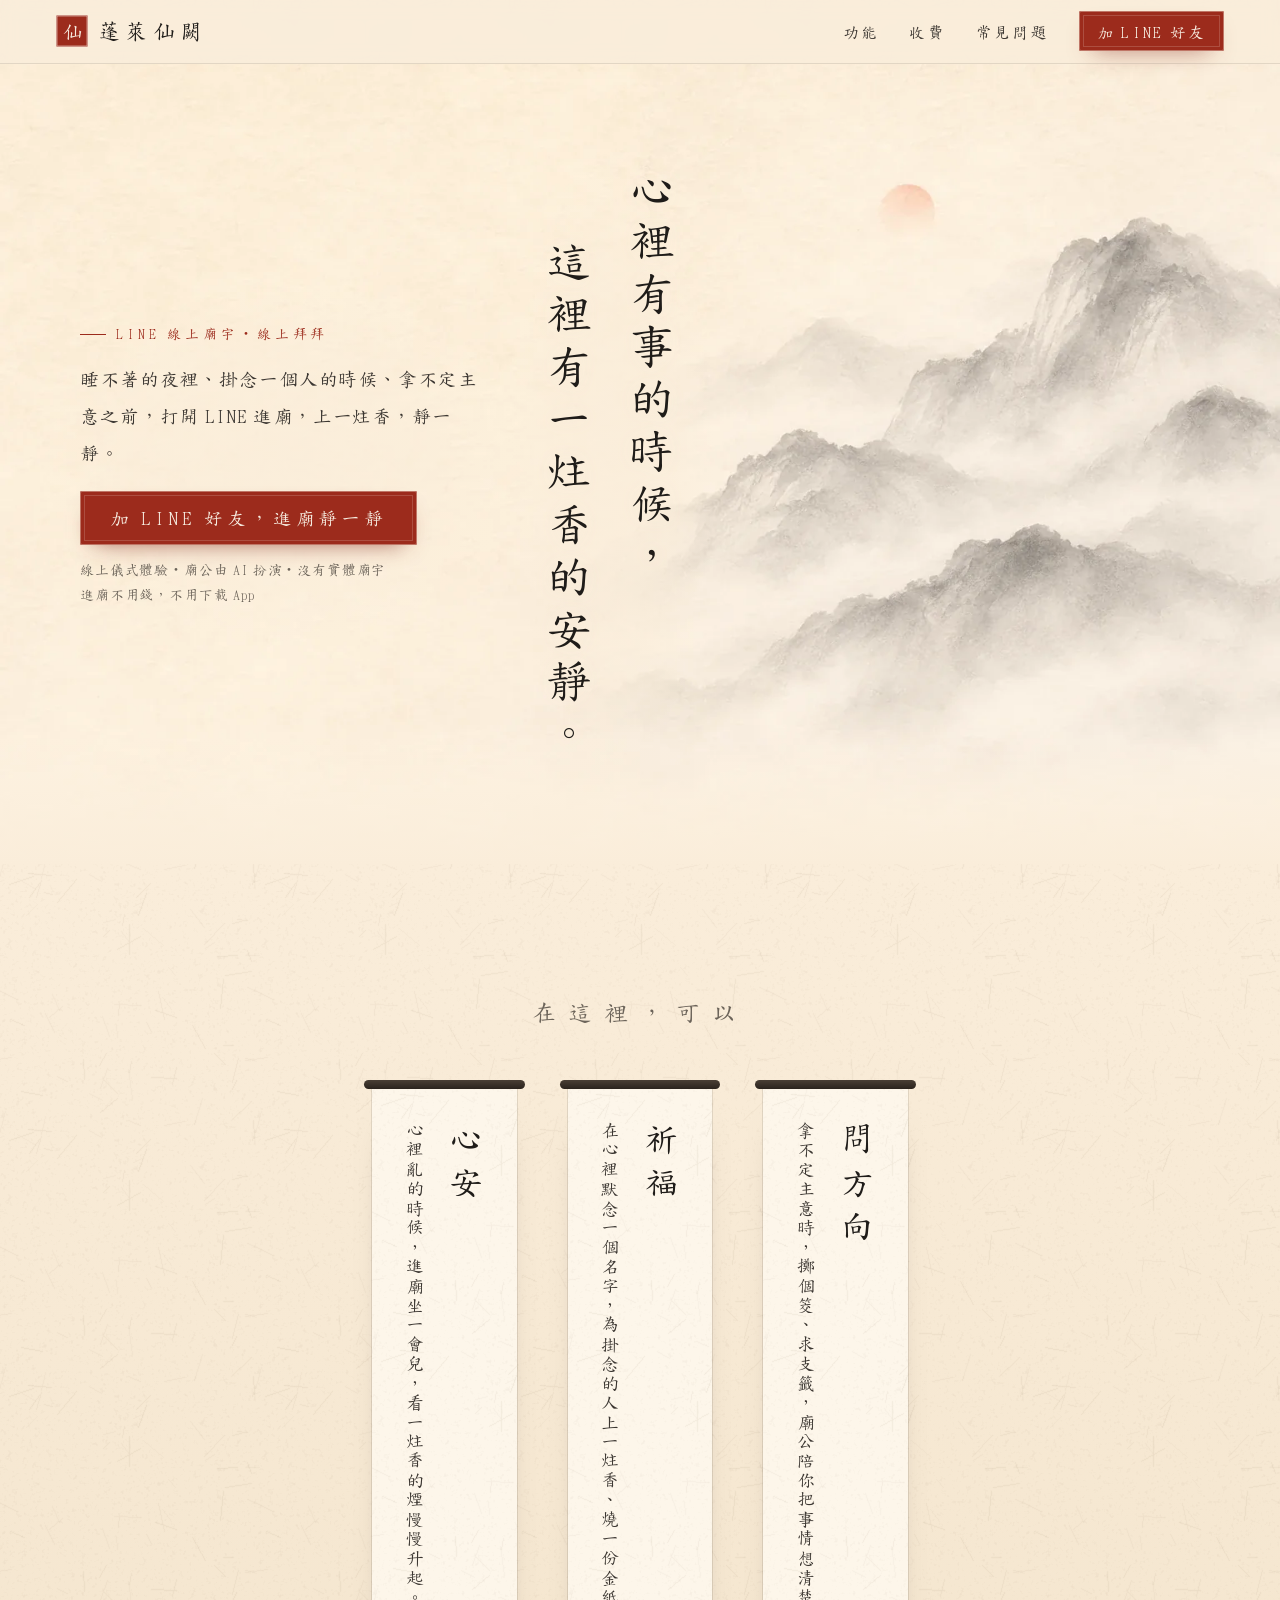
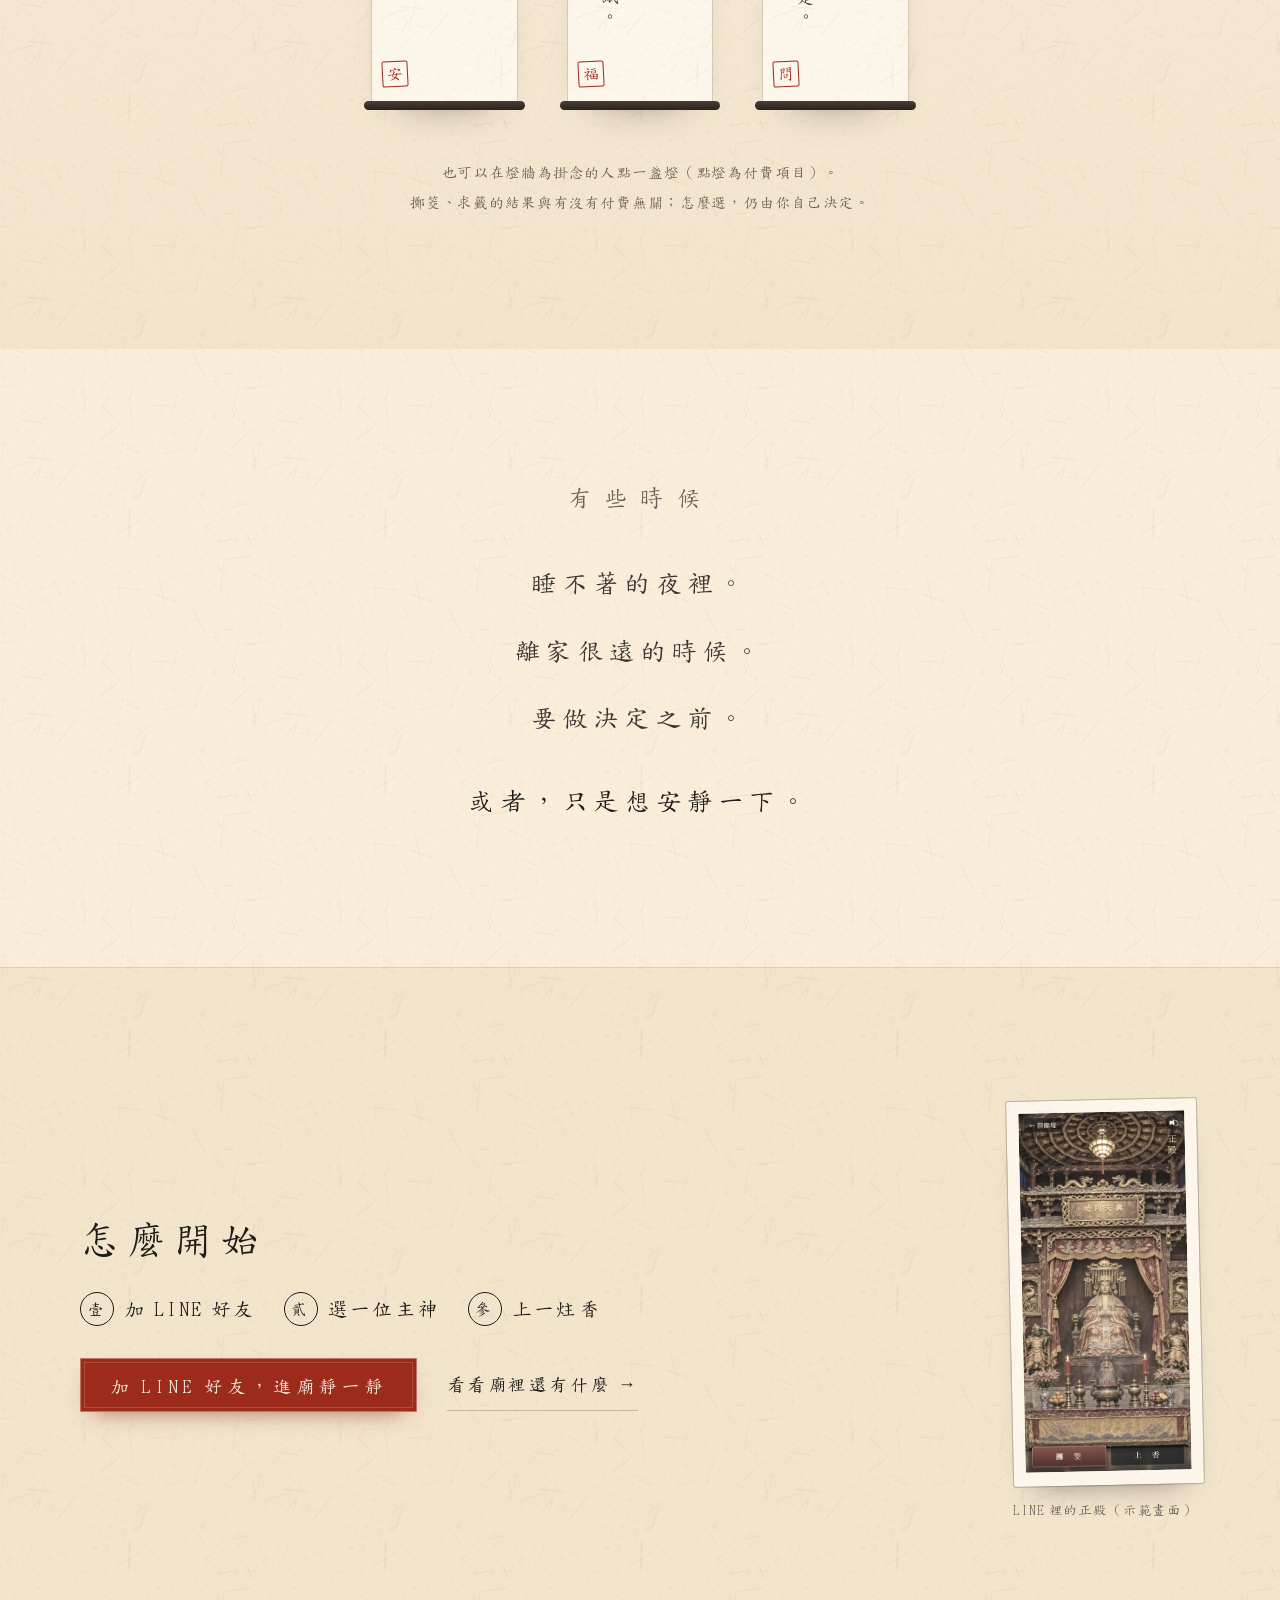
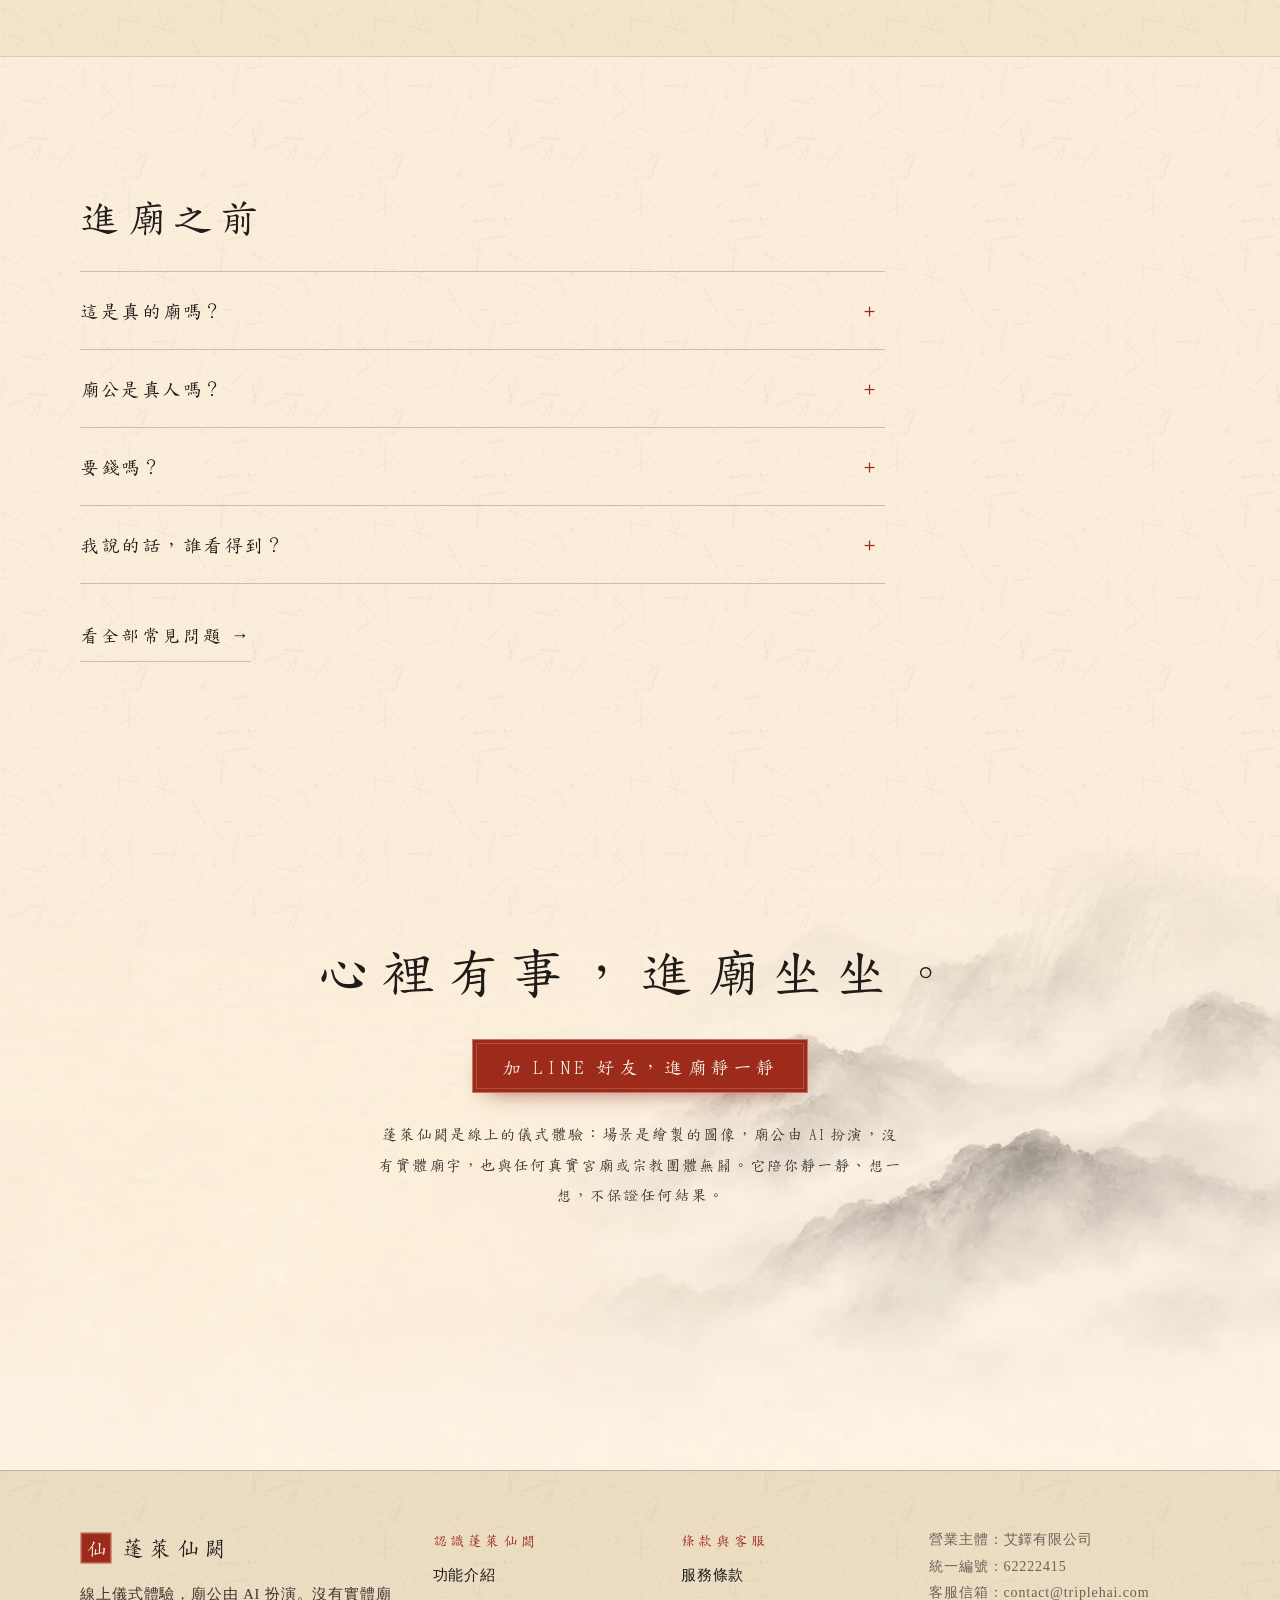
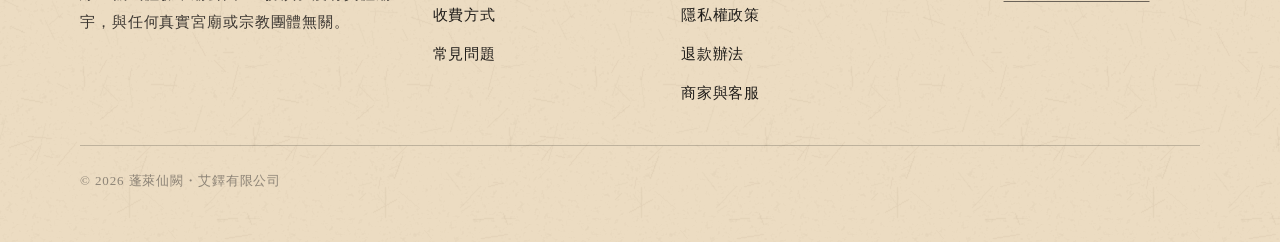
<file: docs/index.html>
<!doctype html>
<html lang="zh-Hant-TW">
<head>
<meta charset="utf-8">
<meta name="viewport" content="width=device-width, initial-scale=1, viewport-fit=cover">
<script async src="https://www.googletagmanager.com/gtag/js?id=G-6KMVJK1X1X"></script><script>window.dataLayer=window.dataLayer||[];function gtag(){dataLayer.push(arguments);}gtag('js',new Date());gtag('config','G-6KMVJK1X1X');document.addEventListener('click',function(e){var a=e.target.closest&&e.target.closest('a[href*="line.me"],a[href*="lin.ee"]');if(!a)return;var c=a.closest('[data-cta]'),s=a.closest('section,article,header,footer');gtag('event','line_click',{link_url:a.href,page_path:location.pathname,cta_position:c?c.getAttribute('data-cta'):(s&&s.id)||'other'});},true);</script>
<title>蓬萊仙闕｜線上拜拜、祈福、求籤的 LINE 線上廟宇</title>
<meta name="description" content="心裡有事的時候，打開 LINE 進廟：上一炷香、為掛念的人祈福、擲筊求籤問個方向，再跟 AI 廟公慢慢說。線上的儀式體驗，進廟免費，不用下載 App。">
<meta name="theme-color" content="#faedda">
<link rel="canonical" href="https://triplehai.com/temple/">
<meta property="og:type" content="website">
<meta property="og:site_name" content="蓬萊仙闕">
<meta property="og:locale" content="zh_TW">
<meta property="og:title" content="蓬萊仙闕｜線上拜拜、祈福、求籤的 LINE 線上廟宇">
<meta property="og:description" content="心裡有事的時候，打開 LINE 進廟：上一炷香、為掛念的人祈福、擲筊求籤問個方向，再跟 AI 廟公慢慢說。線上的儀式體驗，進廟免費，不用下載 App。">
<meta property="og:url" content="https://triplehai.com/temple/">
<meta property="og:image" content="https://triplehai.com/temple/og-image.jpg">
<meta property="og:image:width" content="1200">
<meta property="og:image:height" content="630">
<meta property="og:image:alt" content="蓬萊仙闕：宣紙上的水墨遠山與一輪淡朱色的日，寫著「心裡有事的時候，這裡有一炷香的安靜。」">
<meta name="twitter:card" content="summary_large_image">
<meta name="twitter:title" content="蓬萊仙闕｜線上拜拜、祈福、求籤的 LINE 線上廟宇">
<meta name="twitter:description" content="心裡有事的時候，打開 LINE 進廟：上一炷香、為掛念的人祈福、擲筊求籤問個方向，再跟 AI 廟公慢慢說。線上的儀式體驗，進廟免費，不用下載 App。">
<meta name="twitter:image" content="https://triplehai.com/temple/og-image.jpg">
<link rel="icon" href="favicon.svg" type="image/svg+xml">
<link rel="icon" href="favicon-32.png" type="image/png" sizes="32x32">
<link rel="apple-touch-icon" href="apple-touch-icon.png">
<link rel="preload" href="fonts/kai-hero.woff2" as="font" type="font/woff2" crossorigin>
<link rel="stylesheet" href="site.css">
<link rel="preload" as="image" type="image/webp" imagesrcset="img/ink-hero-m-640.webp 640w, img/ink-hero-m.webp 1024w" imagesizes="100vw" media="(max-width: 899px)" fetchpriority="high">
<link rel="preload" as="image" type="image/webp" imagesrcset="img/ink-hero-d-960.webp 960w, img/ink-hero-d.webp 1536w" imagesizes="100vw" media="(min-width: 900px)" fetchpriority="high">
<script type="application/ld+json">{"@context":"https://schema.org","@graph":[{"@type":"Organization","@id":"https://triplehai.com/temple/#org","name":"艾鐸有限公司","taxID":"62222415","url":"https://triplehai.com/temple/","logo":"https://triplehai.com/temple/logo-512.png","email":"contact@triplehai.com","brand":{"@type":"Brand","name":"蓬萊仙闕","logo":"https://triplehai.com/temple/logo-512.png"},"address":{"@type":"PostalAddress","streetAddress":"吳興街19號","addressLocality":"信義區","addressRegion":"台北市","addressCountry":"TW"},"sameAs":["https://line.me/R/ti/p/%40564szswh"],"contactPoint":{"@type":"ContactPoint","contactType":"customer support","email":"contact@triplehai.com","availableLanguage":"zh-Hant"}},{"@type":"WebSite","@id":"https://triplehai.com/temple/#site","name":"蓬萊仙闕","url":"https://triplehai.com/temple/","inLanguage":"zh-Hant-TW","publisher":{"@id":"https://triplehai.com/temple/#org"}}]}</script>
</head>
<body class="home">
<a class="skip" href="#main">跳到主要內容</a>
<header class="site-head">
  <a class="brand" href="./" aria-label="蓬萊仙闕首頁"><span class="seal" aria-hidden="true">仙</span><span class="brand-name">蓬萊仙闕</span></a>
  <nav class="nav" aria-label="主選單">
    <a href="features.html">功能</a>
    <a href="plans.html">收費</a>
    <a href="faq.html">常見問題</a>
    <a class="btn btn-line nav-cta" href="https://line.me/R/ti/p/%40564szswh" rel="noopener" data-cta="header">加 LINE 好友</a>
  </nav>
</header>

<main id="main">

<section class="hero" data-ink aria-labelledby="hero-title">
  <picture class="hero-art"><source media="(min-width: 900px)" srcset="img/ink-hero-d-960.webp 960w, img/ink-hero-d.webp 1536w" sizes="100vw"><img src="img/ink-hero-m.webp" srcset="img/ink-hero-m-640.webp 640w, img/ink-hero-m.webp 1024w" sizes="100vw" alt="" width="1024" height="1536" fetchpriority="high"></picture>
  <div class="hero-in">
    <h1 id="hero-title" class="hero-title" data-ink-guard><span>心裡有事的時候，</span><span>這裡有一炷香的安靜。</span></h1>
    <div class="hero-copy" data-ink-guard>
      <p class="eyebrow">LINE 線上廟宇‧線上拜拜</p>
      <p class="lead">睡不著的夜裡、掛念一個人的時候、拿不定主意之前，打開 LINE 進廟，上一炷香，靜一靜。</p>
      <a class="btn btn-line btn-hero" href="https://line.me/R/ti/p/%40564szswh" rel="noopener" data-hero-cta data-cta="hero">加 LINE 好友，進廟靜一靜</a>
      <p class="cta-note">線上儀式體驗‧廟公由 AI 扮演‧沒有實體廟宇<br>進廟不用錢，不用下載 App</p>
    </div>
  </div>
</section>

<section class="sec scrolls-sec" aria-labelledby="scrolls-title">
  <div class="wrap">
    <h2 id="scrolls-title" class="sec-quiet">在這裡，可以</h2>
    <div class="scrolls">
      <article class="scroll"><h3>心安</h3><p>心裡亂的時候，進廟坐一會兒，看一炷香的煙慢慢升起。</p><span class="scroll-seal" aria-hidden="true">安</span></article>
      <article class="scroll"><h3>祈福</h3><p>在心裡默念一個名字，為掛念的人上一炷香、燒一份金紙。</p><span class="scroll-seal" aria-hidden="true">福</span></article>
      <article class="scroll"><h3>問方向</h3><p>拿不定主意時，擲個筊、求支籤，廟公陪你把事情想清楚。</p><span class="scroll-seal" aria-hidden="true">問</span></article>
    </div>
    <p class="scrolls-note">也可以在燈牆為掛念的人點一盞燈（點燈為付費項目）。<br>擲筊、求籤的結果與有沒有付費無關；怎麼選，仍由你自己決定。</p>
  </div>
</section>

<section class="sec moments" aria-labelledby="moments-title">
  <div class="wrap">
    <h2 id="moments-title" class="sec-quiet">有些時候</h2>
    <ul class="moment-lines">
      <li>睡不著的夜裡。</li>
      <li>離家很遠的時候。</li>
      <li>要做決定之前。</li>
      <li>或者，只是想安靜一下。</li>
    </ul>
  </div>
</section>

<section class="sec start" id="start" aria-labelledby="start-title">
  <div class="wrap start-in">
    <div class="start-copy">
      <h2 id="start-title">怎麼開始</h2>
      <ol class="steps">
        <li><span class="step-no" aria-hidden="true">壹</span>加 LINE 好友</li>
        <li><span class="step-no" aria-hidden="true">貳</span>選一位主神</li>
        <li><span class="step-no" aria-hidden="true">參</span>上一炷香</li>
      </ol>
      <div class="start-actions"><a class="btn btn-line" href="https://line.me/R/ti/p/%40564szswh" rel="noopener" data-cta="start">加 LINE 好友，進廟靜一靜</a><a class="more" href="features.html">看看廟裡還有什麼</a></div>
    </div>
    <figure class="start-shot">
      <div class="phone painting"><img src="img/screen-hall.webp" alt="LINE 裡的蓬萊仙闕正殿畫面：神龕前有擲筊、上香兩個按鈕" width="440" height="952" loading="lazy" decoding="async"></div>
      <figcaption>LINE 裡的正殿（示範畫面）</figcaption>
    </figure>
  </div>
</section>

<section class="sec home-faq" id="faq" aria-labelledby="faq-title">
  <div class="wrap">
    <h2 id="faq-title">進廟之前</h2>
    <div class="faq">
    <details>
      <summary>這是真的廟嗎？</summary>
      <p>不是。這是線上的儀式體驗，沒有實體廟宇，也與任何真實宮廟或宗教團體無關；廟裡的場景是繪製的圖像。</p>
    </details>
    <details>
      <summary>廟公是真人嗎？</summary>
      <p>不是，廟公由 AI 扮演。他陪你把事情想清楚、替你講解籤詩，但不代神明發言，也不替任何結果打包票。</p>
    </details>
    <details>
      <summary>要錢嗎？</summary>
      <p>進廟、上香、擲筊、求籤都不用錢，每天也有幾次可以跟廟公說話。蓋廟費、線香、金紙、問事費與光明燈是付費項目。</p>
    </details>
    <details>
      <summary>我說的話，誰看得到？</summary>
      <p>加密保存，只用來回覆你。回覆時內容會交給 AI 模型供應商處理，但不含你的 LINE 識別碼與姓名；不會出售，也不拿去做其他行銷。在聊天室輸入「刪除我的資料」就能清掉。</p>
    </details>
    </div>
    <a class="more" href="faq.html">看全部常見問題</a>
  </div>
</section>

<section class="closing" aria-labelledby="closing-title">
  <img class="closing-ink" src="img/ink-band.webp" alt="" width="1600" height="500" loading="lazy" decoding="async">
  <div>
    <h2 id="closing-title"><span class="nw">心裡有事，</span><span class="nw">進廟坐坐。</span></h2>
    <a class="btn btn-line" href="https://line.me/R/ti/p/%40564szswh" rel="noopener" data-cta="closing">加 LINE 好友，進廟靜一靜</a>
    <p class="honest">蓬萊仙闕是線上的儀式體驗：場景是繪製的圖像，廟公由 AI 扮演，沒有實體廟宇，也與任何真實宮廟或宗教團體無關。它陪你靜一靜、想一想，不保證任何結果。</p>
  </div>
</section>

</main>
<script src="ink.js" defer></script>

<footer class="site-foot">
  <div class="foot-in">
    <div class="foot-brand">
      <a class="brand" href="./"><span class="seal" aria-hidden="true">仙</span><span class="brand-name">蓬萊仙闕</span></a>
      <p class="fine">線上儀式體驗，廟公由 AI 扮演。沒有實體廟宇，與任何真實宮廟或宗教團體無關。</p>
    </div>
    <nav class="foot-links" aria-label="認識蓬萊仙闕">
      <p class="foot-h">認識蓬萊仙闕</p>
      <a href="features.html">功能介紹</a><a href="plans.html">收費方式</a><a href="faq.html">常見問題</a>
    </nav>
    <nav class="foot-links" aria-label="條款與客服">
      <p class="foot-h">條款與客服</p>
      <a href="terms.html">服務條款</a><a href="privacy.html">隱私權政策</a><a href="refunds.html">退款辦法</a><a href="contact.html">商家與客服</a>
    </nav>
    <p class="foot-co">營業主體：艾鐸有限公司<br>統一編號：62222415<br>客服信箱：<a href="mailto:contact@triplehai.com">contact@triplehai.com</a></p>
    <p class="copy">© 2026 蓬萊仙闕・艾鐸有限公司</p>
  </div>
</footer>
<div class="dock" aria-hidden="true"><a class="btn btn-line" href="https://line.me/R/ti/p/%40564szswh" rel="noopener" tabindex="-1" data-cta="dock">加 LINE 好友，進廟靜一靜</a></div>
<script>(function(){var d=document.querySelector(".dock"),t=document.querySelector("[data-hero-cta]");if(!d)return;if(!t||!("IntersectionObserver" in window)){d.classList.add("show");return}new IntersectionObserver(function(e){var r=e[0];d.classList.toggle("show",!r.isIntersecting&&r.boundingClientRect.top<0)}).observe(t)})();</script>
</body>
</html>
</file>
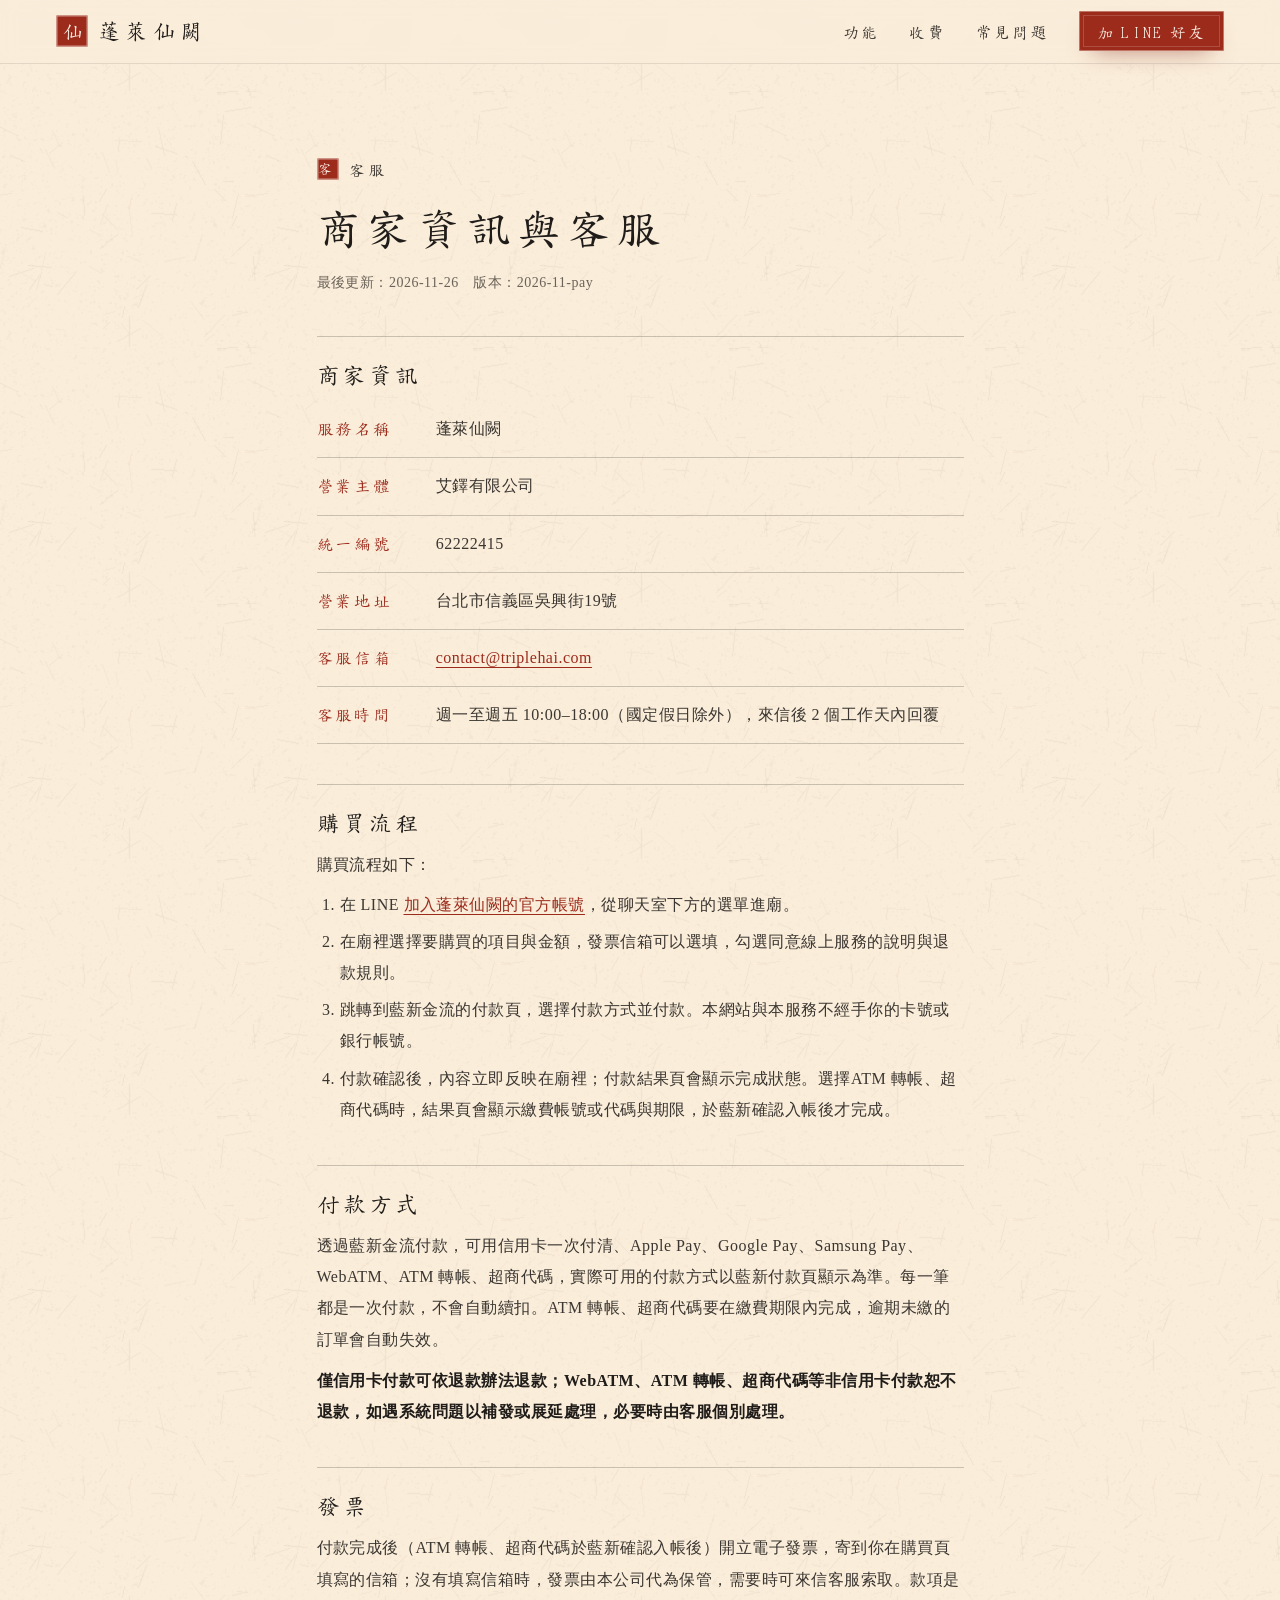
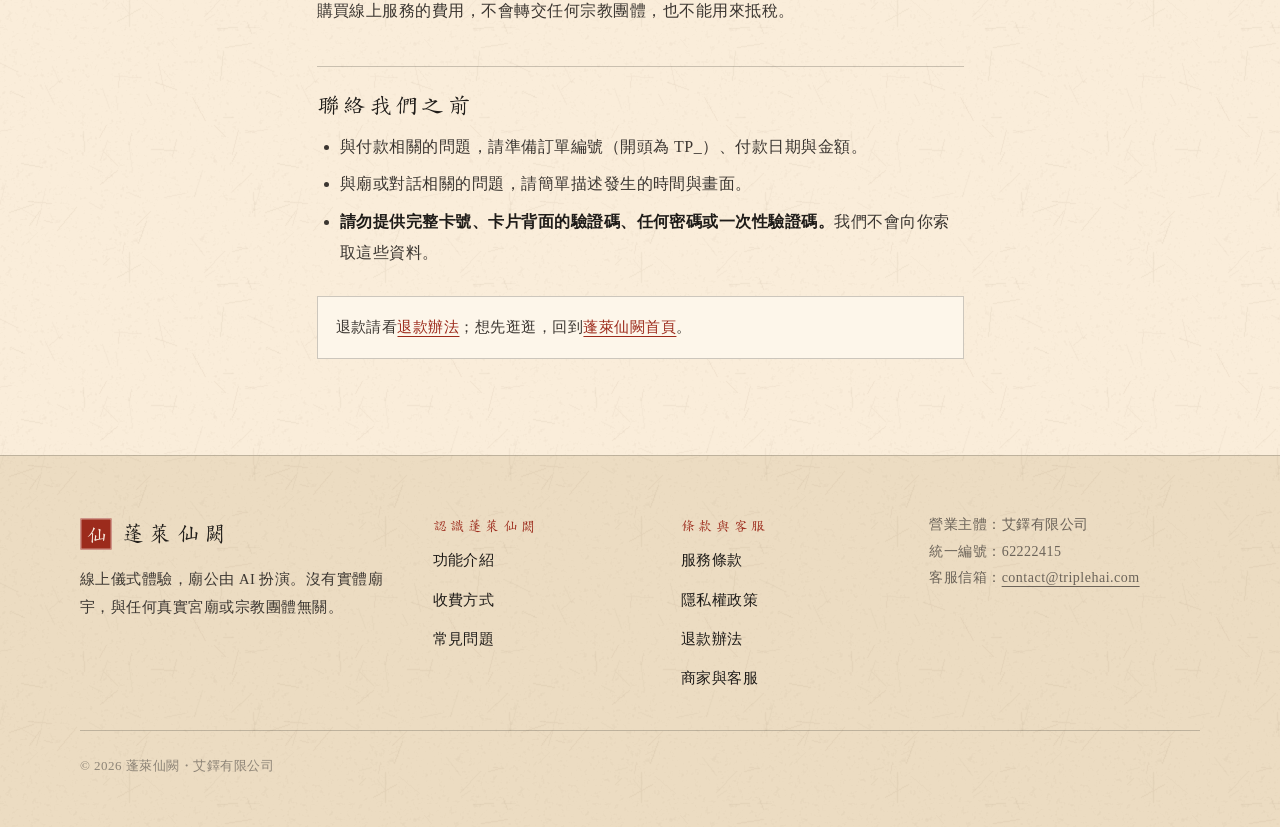
<file: docs/contact.html>
<!doctype html>
<html lang="zh-Hant-TW">
<head>
<meta charset="utf-8">
<meta name="viewport" content="width=device-width, initial-scale=1, viewport-fit=cover">
<script async src="https://www.googletagmanager.com/gtag/js?id=G-6KMVJK1X1X"></script><script>window.dataLayer=window.dataLayer||[];function gtag(){dataLayer.push(arguments);}gtag('js',new Date());gtag('config','G-6KMVJK1X1X');document.addEventListener('click',function(e){var a=e.target.closest&&e.target.closest('a[href*="line.me"],a[href*="lin.ee"]');if(!a)return;var c=a.closest('[data-cta]'),s=a.closest('section,article,header,footer');gtag('event','line_click',{link_url:a.href,page_path:location.pathname,cta_position:c?c.getAttribute('data-cta'):(s&&s.id)||'other'});},true);</script>
<title>商家資訊與客服｜蓬萊仙闕</title>
<meta name="description" content="蓬萊仙闕的營業主體、統一編號、地址、客服信箱與客服時間，以及購買流程與發票說明。">
<meta name="theme-color" content="#faedda">
<link rel="canonical" href="https://triplehai.com/temple/contact.html">
<meta property="og:type" content="article">
<meta property="og:site_name" content="蓬萊仙闕">
<meta property="og:locale" content="zh_TW">
<meta property="og:title" content="商家資訊與客服｜蓬萊仙闕">
<meta property="og:description" content="蓬萊仙闕的營業主體、統一編號、地址、客服信箱與客服時間，以及購買流程與發票說明。">
<meta property="og:url" content="https://triplehai.com/temple/contact.html">
<meta property="og:image" content="https://triplehai.com/temple/og-image.jpg">
<meta property="og:image:width" content="1200">
<meta property="og:image:height" content="630">
<meta property="og:image:alt" content="蓬萊仙闕：宣紙上的水墨遠山與一輪淡朱色的日，寫著「心裡有事的時候，這裡有一炷香的安靜。」">
<meta name="twitter:card" content="summary_large_image">
<meta name="twitter:title" content="商家資訊與客服｜蓬萊仙闕">
<meta name="twitter:description" content="蓬萊仙闕的營業主體、統一編號、地址、客服信箱與客服時間，以及購買流程與發票說明。">
<meta name="twitter:image" content="https://triplehai.com/temple/og-image.jpg">
<link rel="icon" href="favicon.svg" type="image/svg+xml">
<link rel="icon" href="favicon-32.png" type="image/png" sizes="32x32">
<link rel="apple-touch-icon" href="apple-touch-icon.png">
<link rel="preload" href="fonts/kai-hero.woff2" as="font" type="font/woff2" crossorigin>
<link rel="stylesheet" href="site.css">
<script type="application/ld+json">{"@context":"https://schema.org","@type":"BreadcrumbList","itemListElement":[{"@type":"ListItem","position":1,"name":"蓬萊仙闕","item":"https://triplehai.com/temple/"},{"@type":"ListItem","position":2,"name":"商家資訊與客服","item":"https://triplehai.com/temple/contact.html"}]}</script>
</head>
<body>
<a class="skip" href="#main">跳到主要內容</a>
<header class="site-head">
  <a class="brand" href="./" aria-label="蓬萊仙闕首頁"><span class="seal" aria-hidden="true">仙</span><span class="brand-name">蓬萊仙闕</span></a>
  <nav class="nav" aria-label="主選單">
    <a href="features.html">功能</a>
    <a href="plans.html">收費</a>
    <a href="faq.html">常見問題</a>
    <a class="btn btn-line nav-cta" href="https://line.me/R/ti/p/%40564szswh" rel="noopener" data-cta="header">加 LINE 好友</a>
  </nav>
</header>

<main id="main">
<article class="doc">
  <p class="kicker"><span class="seal sm" aria-hidden="true">客</span>客服</p>
  <h1>商家資訊與客服</h1>
  <p class="doc-date">最後更新：2026-11-26　版本：2026-11-pay</p>

  <h2>商家資訊</h2>
  <dl class="info">
    <div><dt>服務名稱</dt><dd>蓬萊仙闕</dd></div>
    <div><dt>營業主體</dt><dd>艾鐸有限公司</dd></div>
    <div><dt>統一編號</dt><dd>62222415</dd></div>
    <div><dt>營業地址</dt><dd>台北市信義區吳興街19號</dd></div>
    <div><dt>客服信箱</dt><dd><a href="mailto:contact@triplehai.com">contact@triplehai.com</a></dd></div>
    <div><dt>客服時間</dt><dd>週一至週五 10:00–18:00（國定假日除外），來信後 2 個工作天內回覆</dd></div>
  </dl>

  <h2>購買流程</h2>
  <p>購買流程如下：</p>
  <ol>
    <li>在 LINE <a href="https://line.me/R/ti/p/%40564szswh" data-cta="contact" rel="noopener">加入蓬萊仙闕的官方帳號</a>，從聊天室下方的選單進廟。</li>
    <li>在廟裡選擇要購買的項目與金額，發票信箱可以選填，勾選同意線上服務的說明與退款規則。</li>
    <li>跳轉到藍新金流的付款頁，選擇付款方式並付款。本網站與本服務不經手你的卡號或銀行帳號。</li>
    <li>付款確認後，內容立即反映在廟裡；付款結果頁會顯示完成狀態。選擇ATM 轉帳、超商代碼時，結果頁會顯示繳費帳號或代碼與期限，於藍新確認入帳後才完成。</li>
  </ol>

  <h2>付款方式</h2>
  <p>透過藍新金流付款，可用信用卡一次付清、Apple Pay、Google Pay、Samsung Pay、WebATM、ATM 轉帳、超商代碼，實際可用的付款方式以藍新付款頁顯示為準。每一筆都是一次付款，不會自動續扣。ATM 轉帳、超商代碼要在繳費期限內完成，逾期未繳的訂單會自動失效。</p>
  <p><strong>僅信用卡付款可依退款辦法退款；WebATM、ATM 轉帳、超商代碼等非信用卡付款恕不退款，如遇系統問題以補發或展延處理，必要時由客服個別處理。</strong></p>

  <h2>發票</h2>
  <p>付款完成後（ATM 轉帳、超商代碼於藍新確認入帳後）開立電子發票，寄到你在購買頁填寫的信箱；沒有填寫信箱時，發票由本公司代為保管，需要時可來信客服索取。款項是購買線上服務的費用，不會轉交任何宗教團體，也不能用來抵稅。</p>

  <h2>聯絡我們之前</h2>
  <ul>
    <li>與付款相關的問題，請準備訂單編號（開頭為 TP_）、付款日期與金額。</li>
    <li>與廟或對話相關的問題，請簡單描述發生的時間與畫面。</li>
    <li><strong>請勿提供完整卡號、卡片背面的驗證碼、任何密碼或一次性驗證碼。</strong>我們不會向你索取這些資料。</li>
  </ul>

  <p class="doc-note">退款請看<a href="refunds.html">退款辦法</a>；想先逛逛，回到<a href="./">蓬萊仙闕首頁</a>。</p>
</article>
</main>

<footer class="site-foot">
  <div class="foot-in">
    <div class="foot-brand">
      <a class="brand" href="./"><span class="seal" aria-hidden="true">仙</span><span class="brand-name">蓬萊仙闕</span></a>
      <p class="fine">線上儀式體驗，廟公由 AI 扮演。沒有實體廟宇，與任何真實宮廟或宗教團體無關。</p>
    </div>
    <nav class="foot-links" aria-label="認識蓬萊仙闕">
      <p class="foot-h">認識蓬萊仙闕</p>
      <a href="features.html">功能介紹</a><a href="plans.html">收費方式</a><a href="faq.html">常見問題</a>
    </nav>
    <nav class="foot-links" aria-label="條款與客服">
      <p class="foot-h">條款與客服</p>
      <a href="terms.html">服務條款</a><a href="privacy.html">隱私權政策</a><a href="refunds.html">退款辦法</a><a href="contact.html">商家與客服</a>
    </nav>
    <p class="foot-co">營業主體：艾鐸有限公司<br>統一編號：62222415<br>客服信箱：<a href="mailto:contact@triplehai.com">contact@triplehai.com</a></p>
    <p class="copy">© 2026 蓬萊仙闕・艾鐸有限公司</p>
  </div>
</footer>
</body>
</html>
</file>
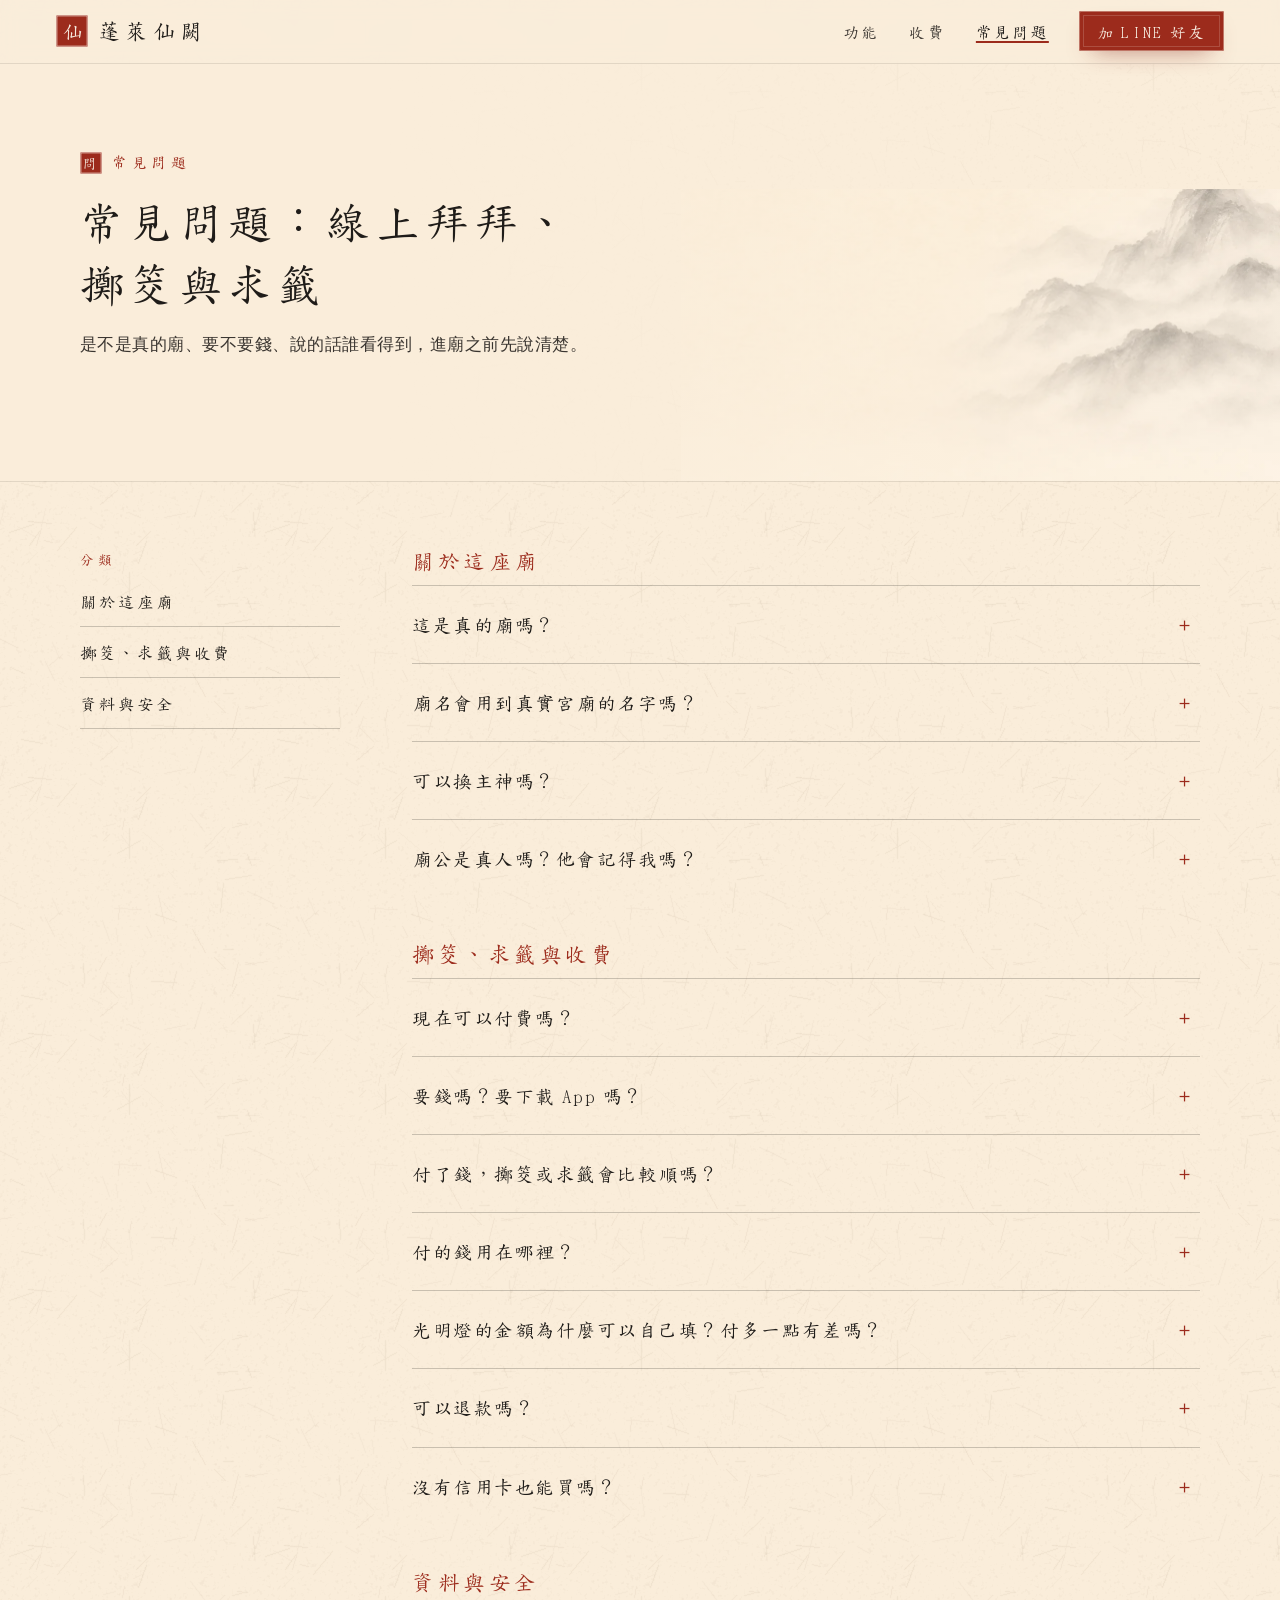
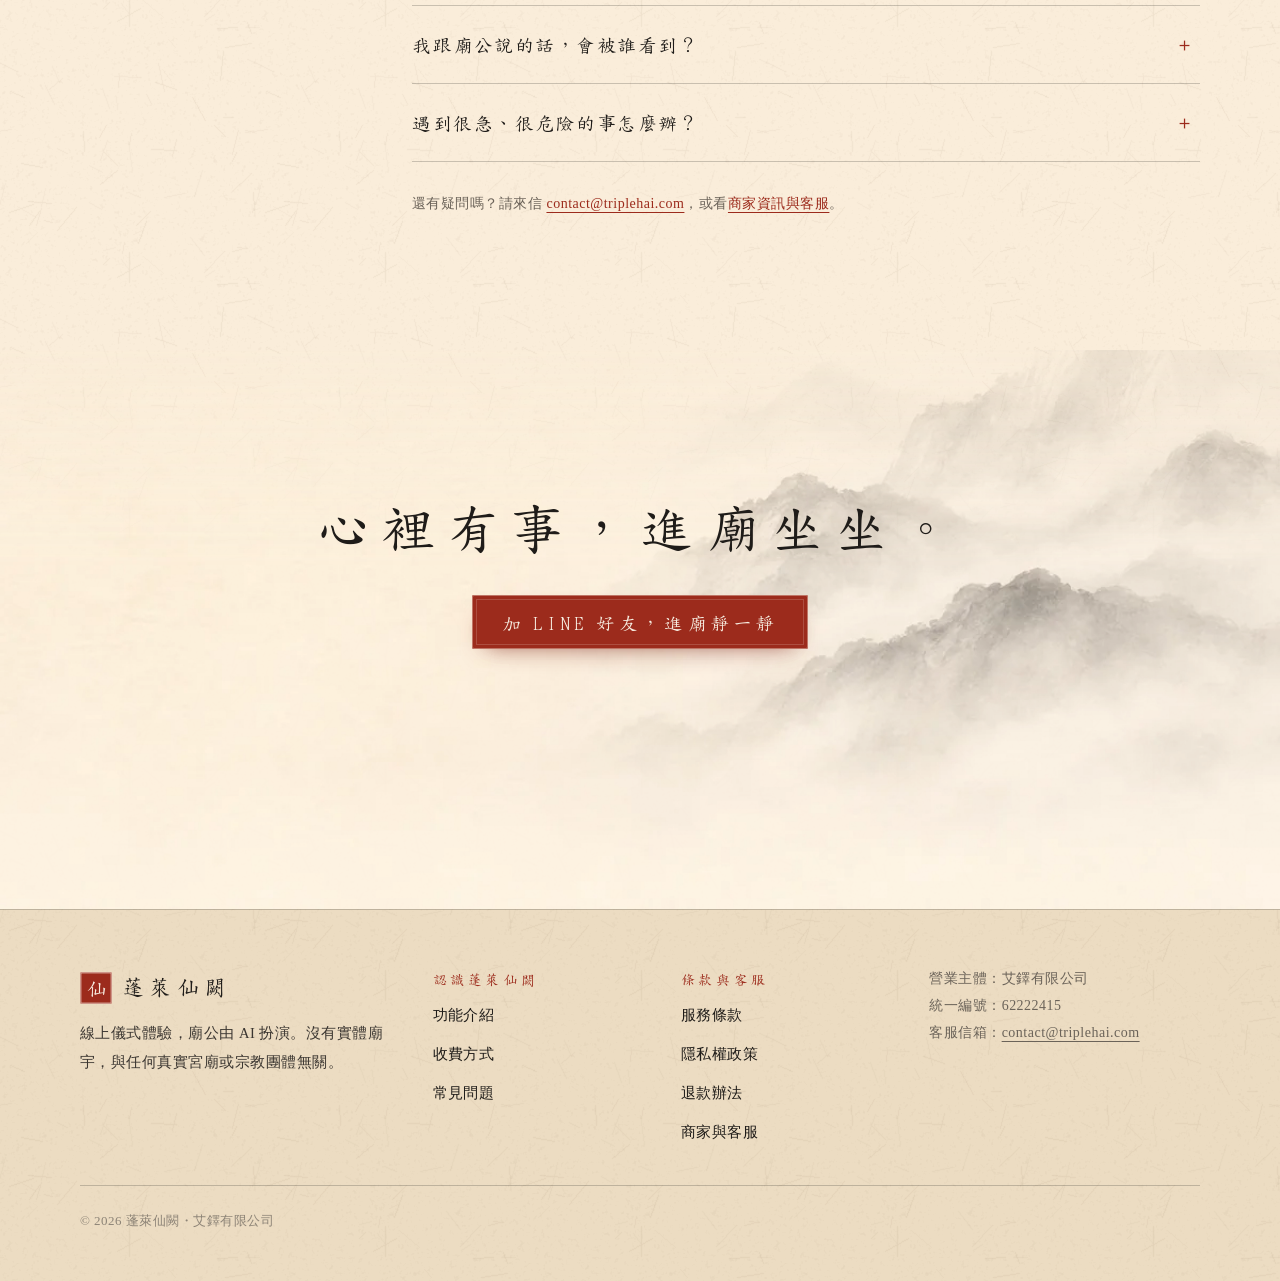
<file: docs/faq.html>
<!doctype html>
<html lang="zh-Hant-TW">
<head>
<meta charset="utf-8">
<meta name="viewport" content="width=device-width, initial-scale=1, viewport-fit=cover">
<script async src="https://www.googletagmanager.com/gtag/js?id=G-6KMVJK1X1X"></script><script>window.dataLayer=window.dataLayer||[];function gtag(){dataLayer.push(arguments);}gtag('js',new Date());gtag('config','G-6KMVJK1X1X');document.addEventListener('click',function(e){var a=e.target.closest&&e.target.closest('a[href*="line.me"],a[href*="lin.ee"]');if(!a)return;var c=a.closest('[data-cta]'),s=a.closest('section,article,header,footer');gtag('event','line_click',{link_url:a.href,page_path:location.pathname,cta_position:c?c.getAttribute('data-cta'):(s&&s.id)||'other'});},true);</script>
<title>常見問題｜線上求籤、擲筊準嗎？廟公是誰？｜蓬萊仙闕</title>
<meta name="description" content="蓬萊仙闕常見問題：是不是真的廟、廟公是不是真人、現在要不要錢、付費會不會讓擲筊求籤比較順、光明燈怎麼算、說的話誰看得到、資料怎麼刪除。">
<meta name="theme-color" content="#faedda">
<link rel="canonical" href="https://triplehai.com/temple/faq.html">
<meta property="og:type" content="website">
<meta property="og:site_name" content="蓬萊仙闕">
<meta property="og:locale" content="zh_TW">
<meta property="og:title" content="常見問題｜線上求籤、擲筊準嗎？廟公是誰？｜蓬萊仙闕">
<meta property="og:description" content="蓬萊仙闕常見問題：是不是真的廟、廟公是不是真人、現在要不要錢、付費會不會讓擲筊求籤比較順、光明燈怎麼算、說的話誰看得到、資料怎麼刪除。">
<meta property="og:url" content="https://triplehai.com/temple/faq.html">
<meta property="og:image" content="https://triplehai.com/temple/og-image.jpg">
<meta property="og:image:width" content="1200">
<meta property="og:image:height" content="630">
<meta property="og:image:alt" content="蓬萊仙闕：宣紙上的水墨遠山與一輪淡朱色的日，寫著「心裡有事的時候，這裡有一炷香的安靜。」">
<meta name="twitter:card" content="summary_large_image">
<meta name="twitter:title" content="常見問題｜線上求籤、擲筊準嗎？廟公是誰？｜蓬萊仙闕">
<meta name="twitter:description" content="蓬萊仙闕常見問題：是不是真的廟、廟公是不是真人、現在要不要錢、付費會不會讓擲筊求籤比較順、光明燈怎麼算、說的話誰看得到、資料怎麼刪除。">
<meta name="twitter:image" content="https://triplehai.com/temple/og-image.jpg">
<link rel="icon" href="favicon.svg" type="image/svg+xml">
<link rel="icon" href="favicon-32.png" type="image/png" sizes="32x32">
<link rel="apple-touch-icon" href="apple-touch-icon.png">
<link rel="preload" href="fonts/kai-hero.woff2" as="font" type="font/woff2" crossorigin>
<link rel="stylesheet" href="site.css">
<script type="application/ld+json">{"@context":"https://schema.org","@type":"FAQPage","inLanguage":"zh-Hant-TW","mainEntity":[{"@type":"Question","name":"這是真的廟嗎？","acceptedAnswer":{"@type":"Answer","text":"不是。蓬萊仙闕是一項線上服務，沒有實體廟宇，也與任何真實宮廟或宗教團體無關。廟裡的場景是製作的圖像，廟公由 AI 扮演。"}},{"@type":"Question","name":"廟名會用到真實宮廟的名字嗎？","acceptedAnswer":{"@type":"Answer","text":"廟名一律不使用真實宮廟的名稱。"}},{"@type":"Question","name":"可以換主神嗎？","acceptedAnswer":{"@type":"Answer","text":"第一次進廟先選一位主神；之後走進哪一間廟，就向那間廟的主神請示。每一尊主神都有一間人人可拜的公廟，正殿的樣子各不相同。"}},{"@type":"Question","name":"廟公是真人嗎？他會記得我嗎？","acceptedAnswer":{"@type":"Answer","text":"不是真人，廟公由 AI 扮演。他記得你最近幾天說過的事和求過的籤，隔幾天再來可以接著聊；隔太久的事可能要再跟他說一次。他陪你把事情想清楚、替你講解籤詩，但不代神明發言，也不替任何結果打包票；醫療、投資、法律與人身安全的事，還是要找合格的專業人士。"}},{"@type":"Question","name":"現在可以付費嗎？","acceptedAnswer":{"@type":"Answer","text":"可以。付費項目在 LINE 裡進廟後選購，透過藍新金流付款，可用信用卡一次付清、Apple Pay、Google Pay、Samsung Pay、WebATM、ATM 轉帳、超商代碼（實際以藍新付款頁顯示為準）。進廟、上香、擲筊、求籤、每天燒一次金紙，以及每天幾次跟廟公說話，仍然不用錢。品項與價格見收費方式。"}},{"@type":"Question","name":"要錢嗎？要下載 App 嗎？","acceptedAnswer":{"@type":"Answer","text":"不用下載，在 LINE 裡點開就是廟埕。進廟、上香、擲筊、求籤都不用錢，問廟公每天有免費次數。蓋廟費、線香、金紙、問事費與光明燈是付費項目，詳見收費方式。"}},{"@type":"Question","name":"付了錢，擲筊或求籤會比較順嗎？","acceptedAnswer":{"@type":"Answer","text":"不會。每一次擲筊、每一支籤，都是你當下親手擲出來、搖出來的，沒有人能事先安排，也不會因為有沒有付費、付多少而不同。付費項目只影響廟的樣子、芳名錄、可以跟廟公多聊幾次，以及燈牆上的一盞燈。"}},{"@type":"Question","name":"付的錢用在哪裡？","acceptedAnswer":{"@type":"Answer","text":"款項是購買本公司線上服務的費用，由本公司在付款完成後（ATM 轉帳、超商代碼於藍新確認入帳後）開立電子發票，不會轉交任何宗教團體，也不能用來抵稅。"}},{"@type":"Question","name":"光明燈的金額為什麼可以自己填？付多一點有差嗎？","acceptedAnswer":{"@type":"Answer","text":"光明燈是一項線上服務：在廟裡側殿的燈牆上，為一個名字點一盞燈，從付款當天起亮 365 天。價金由你自己決定，最低 100 元。不管付多少，燈亮的時間、燈位和燈的樣子都一樣；金額會像其他付費項目一樣，計入那間廟的成長點數，並在芳名錄記上一筆（芳名錄依金額由高到低排列；沒有選擇留名就顯示為匿名）。這不是對任何宗教團體的捐助，款項不轉交任何宗教團體，也不能用來抵稅。"}},{"@type":"Question","name":"可以退款嗎？","acceptedAnswer":{"@type":"Answer","text":"線上服務在付款後立即提供，原則上不受理無理由退款。重複扣款、付款成功卻沒有收到服務等情形，請來信，我們查明後處理。僅信用卡付款可依退款辦法退款；WebATM、ATM 轉帳、超商代碼等非信用卡付款恕不退款，如遇系統問題以補發或展延處理，必要時由客服個別處理。Apple Pay、Google Pay、Samsung Pay 屬於信用卡付款。完整說明見退款辦法。"}},{"@type":"Question","name":"沒有信用卡也能買嗎？","acceptedAnswer":{"@type":"Answer","text":"可以。在藍新金流的付款頁可以選 WebATM、ATM 轉帳，100 元以上的訂單也可以選超商代碼（實際以付款頁顯示為準）。選 ATM 轉帳、超商代碼時，會拿到一組繳費帳號或代碼，請在期限內繳費；藍新確認入帳後就會自動完成，回到廟裡就看得到。逾期未繳，那筆訂單會自動失效，不會扣款。這些非信用卡付款恕不退款。"}},{"@type":"Question","name":"我跟廟公說的話，會被誰看到？","acceptedAnswer":{"@type":"Answer","text":"你跟廟公說的話加密保存，用來回覆你、讓他下次接得上話。產生回覆時，內容會交給 AI 模型供應商處理，但不包含你的 LINE 識別碼、姓名或付款資料；我們不會出售你的資料，也不會拿去做本服務以外的行銷。廟公只在你傳訊息時回覆，不會主動傳訊息給你。想刪掉的時候，在聊天室輸入「刪除我的資料」，照提示確認後就會清掉。完整說明見隱私權政策。"}},{"@type":"Question","name":"遇到很急、很危險的事怎麼辦？","acceptedAnswer":{"@type":"Answer","text":"本服務不提供醫療、投資、法律或其他專業意見。遇到這類問題，請找合格的專業人士；遇到危急情況，請立即撥打 110、119，或撥打 1925 安心專線。"}}]}</script>
<script type="application/ld+json">{"@context":"https://schema.org","@type":"BreadcrumbList","itemListElement":[{"@type":"ListItem","position":1,"name":"蓬萊仙闕","item":"https://triplehai.com/temple/"},{"@type":"ListItem","position":2,"name":"常見問題","item":"https://triplehai.com/temple/faq.html"}]}</script>
</head>
<body>
<a class="skip" href="#main">跳到主要內容</a>
<header class="site-head">
  <a class="brand" href="./" aria-label="蓬萊仙闕首頁"><span class="seal" aria-hidden="true">仙</span><span class="brand-name">蓬萊仙闕</span></a>
  <nav class="nav" aria-label="主選單">
    <a href="features.html">功能</a>
    <a href="plans.html">收費</a>
    <a href="faq.html" aria-current="page">常見問題</a>
    <a class="btn btn-line nav-cta" href="https://line.me/R/ti/p/%40564szswh" rel="noopener" data-cta="header">加 LINE 好友</a>
  </nav>
</header>

<main id="main">
<header class="page-head">
  <div class="wrap page-head-in">
    <div class="page-head-copy">
      <p class="kicker"><span class="seal sm" aria-hidden="true">問</span>常見問題</p>
      <h1><span class="nw">常見問題：</span><span class="nw">線上拜拜、</span><span class="nw">擲筊與求籤</span></h1>
      <p class="lead">是不是真的廟、要不要錢、說的話誰看得到，進廟之前先說清楚。</p>
    </div>
  </div>
</header>
<section class="sec" aria-label="問題列表">
  <div class="wrap faq-split">
    <nav class="faq-toc" aria-label="問題分類">
      <p class="foot-h">分類</p><a href="#about">關於這座廟</a><a href="#pay">擲筊、求籤與收費</a><a href="#data">資料與安全</a>
    </nav>
    <div class="faq">
    <h2 class="faq-group" id="about">關於這座廟</h2>
    <details>
      <summary>這是真的廟嗎？</summary>
      <p>不是。蓬萊仙闕是一項線上服務，沒有實體廟宇，也與任何真實宮廟或宗教團體無關。廟裡的場景是製作的圖像，廟公由 AI 扮演。</p>
    </details>
    <details>
      <summary>廟名會用到真實宮廟的名字嗎？</summary>
      <p>廟名一律不使用真實宮廟的名稱。</p>
    </details>
    <details>
      <summary>可以換主神嗎？</summary>
      <p>第一次進廟先選一位主神；之後走進哪一間廟，就向那間廟的主神請示。每一尊主神都有一間人人可拜的公廟，正殿的樣子各不相同。</p>
    </details>
    <details>
      <summary>廟公是真人嗎？他會記得我嗎？</summary>
      <p>不是真人，廟公由 AI 扮演。他記得你最近幾天說過的事和求過的籤，隔幾天再來可以接著聊；隔太久的事可能要再跟他說一次。他陪你把事情想清楚、替你講解籤詩，但不代神明發言，也不替任何結果打包票；醫療、投資、法律與人身安全的事，還是要找合格的專業人士。</p>
    </details>
    <h2 class="faq-group" id="pay">擲筊、求籤與收費</h2>
    <details>
      <summary>現在可以付費嗎？</summary>
      <p>可以。付費項目在 LINE 裡進廟後選購，透過藍新金流付款，可用信用卡一次付清、Apple Pay、Google Pay、Samsung Pay、WebATM、ATM 轉帳、超商代碼（實際以藍新付款頁顯示為準）。進廟、上香、擲筊、求籤、每天燒一次金紙，以及每天幾次跟廟公說話，仍然不用錢。品項與價格見<a href="plans.html">收費方式</a>。</p>
    </details>
    <details>
      <summary>要錢嗎？要下載 App 嗎？</summary>
      <p>不用下載，在 LINE 裡點開就是廟埕。進廟、上香、擲筊、求籤都不用錢，問廟公每天有免費次數。蓋廟費、線香、金紙、問事費與光明燈是付費項目，詳見<a href="plans.html">收費方式</a>。</p>
    </details>
    <details>
      <summary>付了錢，擲筊或求籤會比較順嗎？</summary>
      <p>不會。每一次擲筊、每一支籤，都是你當下親手擲出來、搖出來的，沒有人能事先安排，也不會因為有沒有付費、付多少而不同。付費項目只影響廟的樣子、芳名錄、可以跟廟公多聊幾次，以及燈牆上的一盞燈。</p>
    </details>
    <details>
      <summary>付的錢用在哪裡？</summary>
      <p>款項是購買本公司線上服務的費用，由本公司在付款完成後（ATM 轉帳、超商代碼於藍新確認入帳後）開立電子發票，不會轉交任何宗教團體，也不能用來抵稅。</p>
    </details>
    <details>
      <summary>光明燈的金額為什麼可以自己填？付多一點有差嗎？</summary>
      <p>光明燈是一項線上服務：在廟裡側殿的燈牆上，為一個名字點一盞燈，從付款當天起亮 365 天。價金由你自己決定，最低 100 元。不管付多少，燈亮的時間、燈位和燈的樣子都一樣；金額會像其他付費項目一樣，計入那間廟的成長點數，並在芳名錄記上一筆（芳名錄依金額由高到低排列；沒有選擇留名就顯示為匿名）。這不是對任何宗教團體的捐助，款項不轉交任何宗教團體，也不能用來抵稅。</p>
    </details>
    <details>
      <summary>可以退款嗎？</summary>
      <p>線上服務在付款後立即提供，原則上不受理無理由退款。重複扣款、付款成功卻沒有收到服務等情形，請來信，我們查明後處理。僅信用卡付款可依退款辦法退款；WebATM、ATM 轉帳、超商代碼等非信用卡付款恕不退款，如遇系統問題以補發或展延處理，必要時由客服個別處理。Apple Pay、Google Pay、Samsung Pay 屬於信用卡付款。完整說明見<a href="refunds.html">退款辦法</a>。</p>
    </details>
    <details>
      <summary>沒有信用卡也能買嗎？</summary>
      <p>可以。在藍新金流的付款頁可以選 WebATM、ATM 轉帳，100 元以上的訂單也可以選超商代碼（實際以付款頁顯示為準）。選 ATM 轉帳、超商代碼時，會拿到一組繳費帳號或代碼，請在期限內繳費；藍新確認入帳後就會自動完成，回到廟裡就看得到。逾期未繳，那筆訂單會自動失效，不會扣款。這些非信用卡付款恕不退款。</p>
    </details>
    <h2 class="faq-group" id="data">資料與安全</h2>
    <details>
      <summary>我跟廟公說的話，會被誰看到？</summary>
      <p>你跟廟公說的話加密保存，用來回覆你、讓他下次接得上話。產生回覆時，內容會交給 AI 模型供應商處理，但不包含你的 LINE 識別碼、姓名或付款資料；我們不會出售你的資料，也不會拿去做本服務以外的行銷。廟公只在你傳訊息時回覆，不會主動傳訊息給你。想刪掉的時候，在聊天室輸入「刪除我的資料」，照提示確認後就會清掉。完整說明見<a href="privacy.html">隱私權政策</a>。</p>
    </details>
    <details>
      <summary>遇到很急、很危險的事怎麼辦？</summary>
      <p>本服務不提供醫療、投資、法律或其他專業意見。遇到這類問題，請找合格的專業人士；遇到危急情況，請立即撥打 110、119，或撥打 1925 安心專線。</p>
    </details>
    <p class="fine faq-more">還有疑問嗎？請來信 <a href="mailto:contact@triplehai.com">contact@triplehai.com</a>，或看<a href="contact.html">商家資訊與客服</a>。</p>
    </div>
  </div>
</section>
<section class="closing" aria-labelledby="closing-title">
  <img class="closing-ink" src="img/ink-band.webp" alt="" width="1600" height="500" loading="lazy" decoding="async">
  <div>
    <h2 id="closing-title"><span class="nw">心裡有事，</span><span class="nw">進廟坐坐。</span></h2>
    <a class="btn btn-line" href="https://line.me/R/ti/p/%40564szswh" rel="noopener" data-hero-cta data-cta="closing">加 LINE 好友，進廟靜一靜</a>
    
  </div>
</section>
</main>

<footer class="site-foot">
  <div class="foot-in">
    <div class="foot-brand">
      <a class="brand" href="./"><span class="seal" aria-hidden="true">仙</span><span class="brand-name">蓬萊仙闕</span></a>
      <p class="fine">線上儀式體驗，廟公由 AI 扮演。沒有實體廟宇，與任何真實宮廟或宗教團體無關。</p>
    </div>
    <nav class="foot-links" aria-label="認識蓬萊仙闕">
      <p class="foot-h">認識蓬萊仙闕</p>
      <a href="features.html">功能介紹</a><a href="plans.html">收費方式</a><a href="faq.html">常見問題</a>
    </nav>
    <nav class="foot-links" aria-label="條款與客服">
      <p class="foot-h">條款與客服</p>
      <a href="terms.html">服務條款</a><a href="privacy.html">隱私權政策</a><a href="refunds.html">退款辦法</a><a href="contact.html">商家與客服</a>
    </nav>
    <p class="foot-co">營業主體：艾鐸有限公司<br>統一編號：62222415<br>客服信箱：<a href="mailto:contact@triplehai.com">contact@triplehai.com</a></p>
    <p class="copy">© 2026 蓬萊仙闕・艾鐸有限公司</p>
  </div>
</footer>
<div class="dock" aria-hidden="true"><a class="btn btn-line" href="https://line.me/R/ti/p/%40564szswh" rel="noopener" tabindex="-1" data-cta="dock">加 LINE 好友，進廟靜一靜</a></div>
<script>(function(){var d=document.querySelector(".dock"),t=document.querySelector("[data-hero-cta]");if(!d)return;if(!t||!("IntersectionObserver" in window)){d.classList.add("show");return}new IntersectionObserver(function(e){var r=e[0];d.classList.toggle("show",!r.isIntersecting&&r.boundingClientRect.top<0)}).observe(t)})();</script>
</body>
</html>
</file>
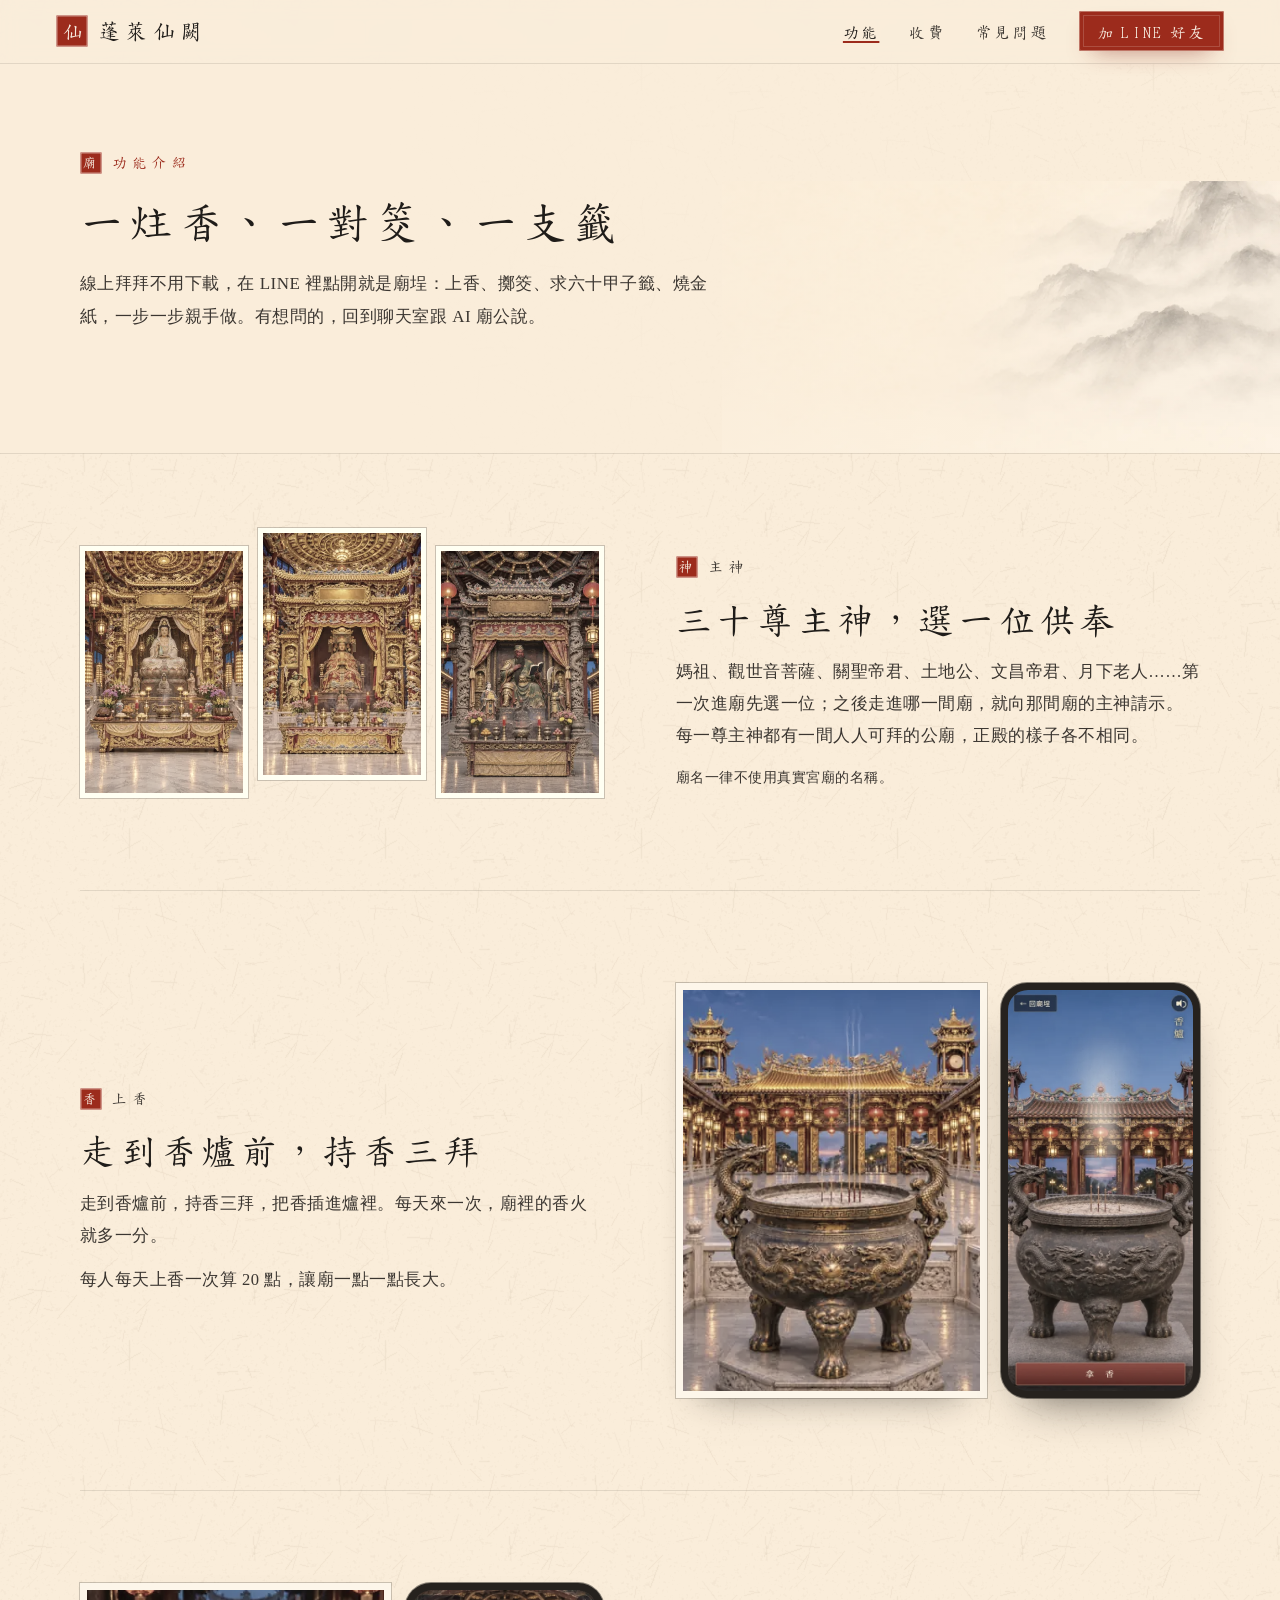
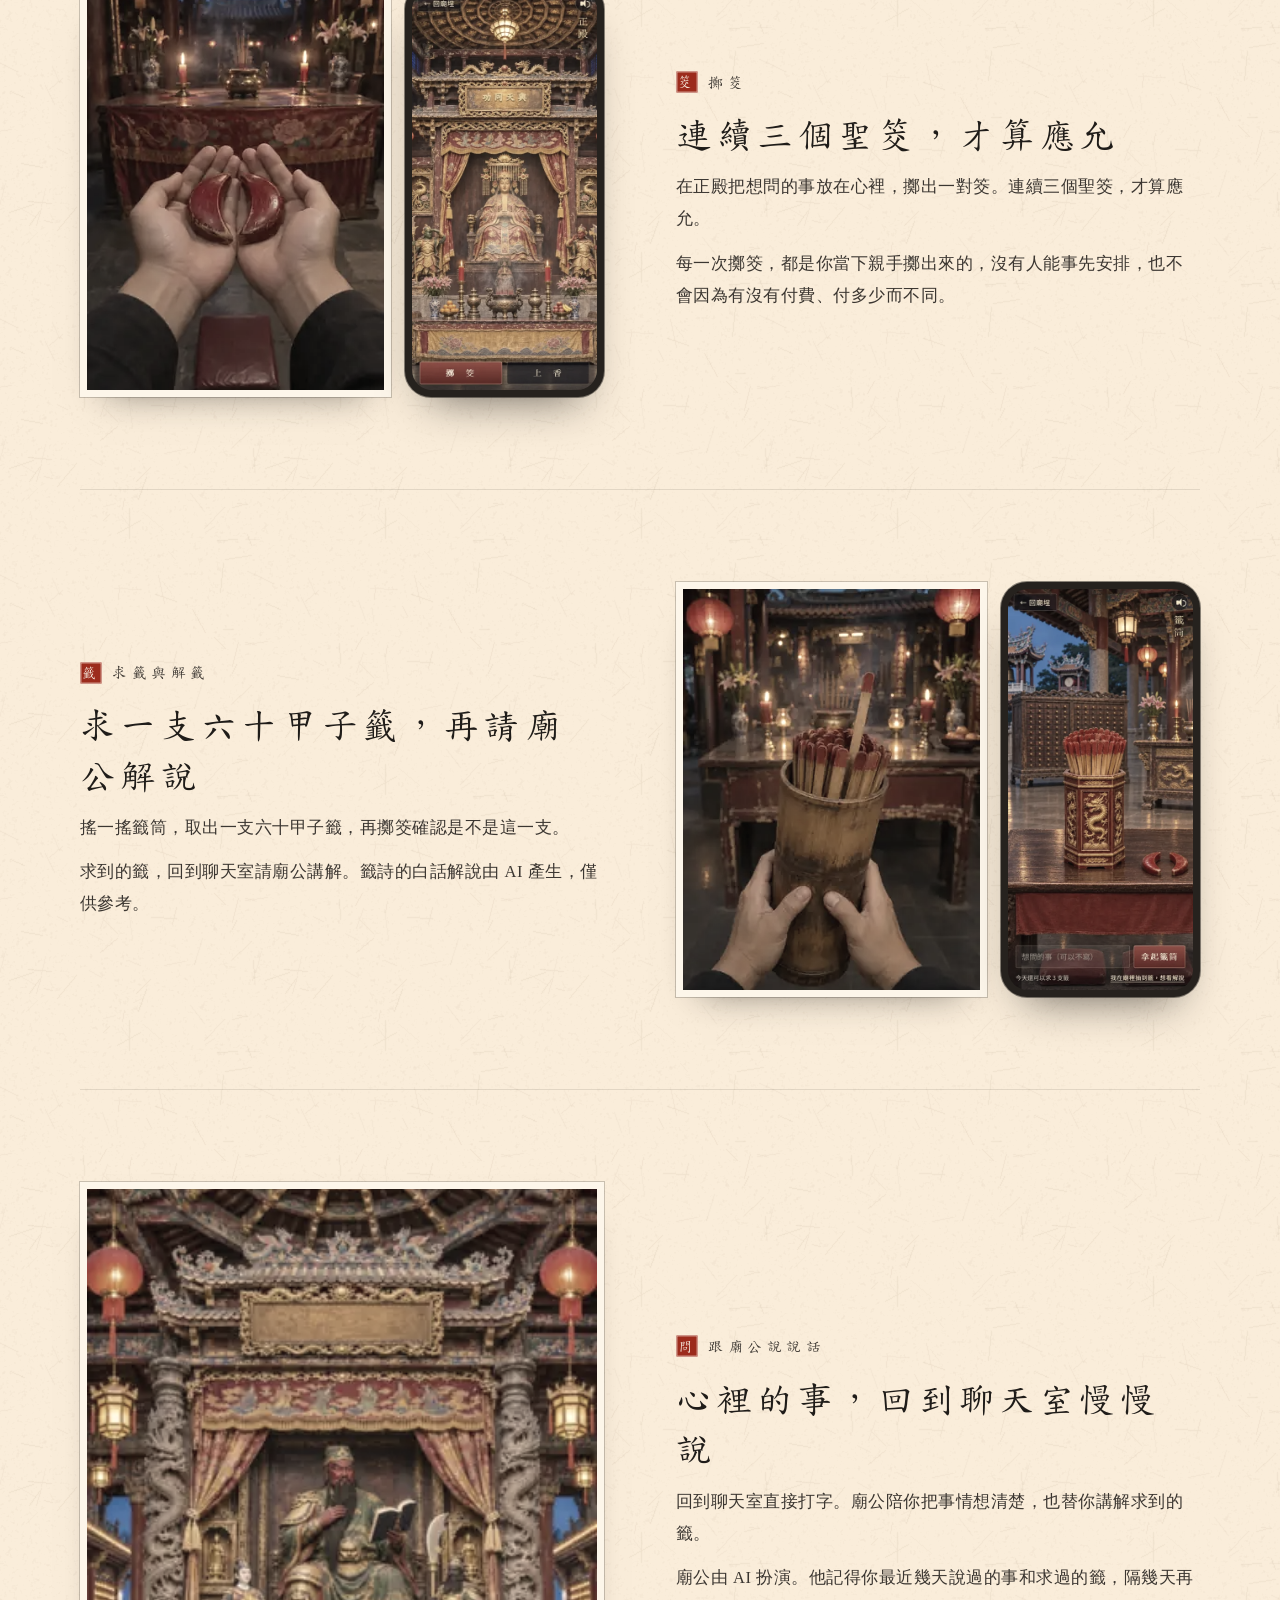
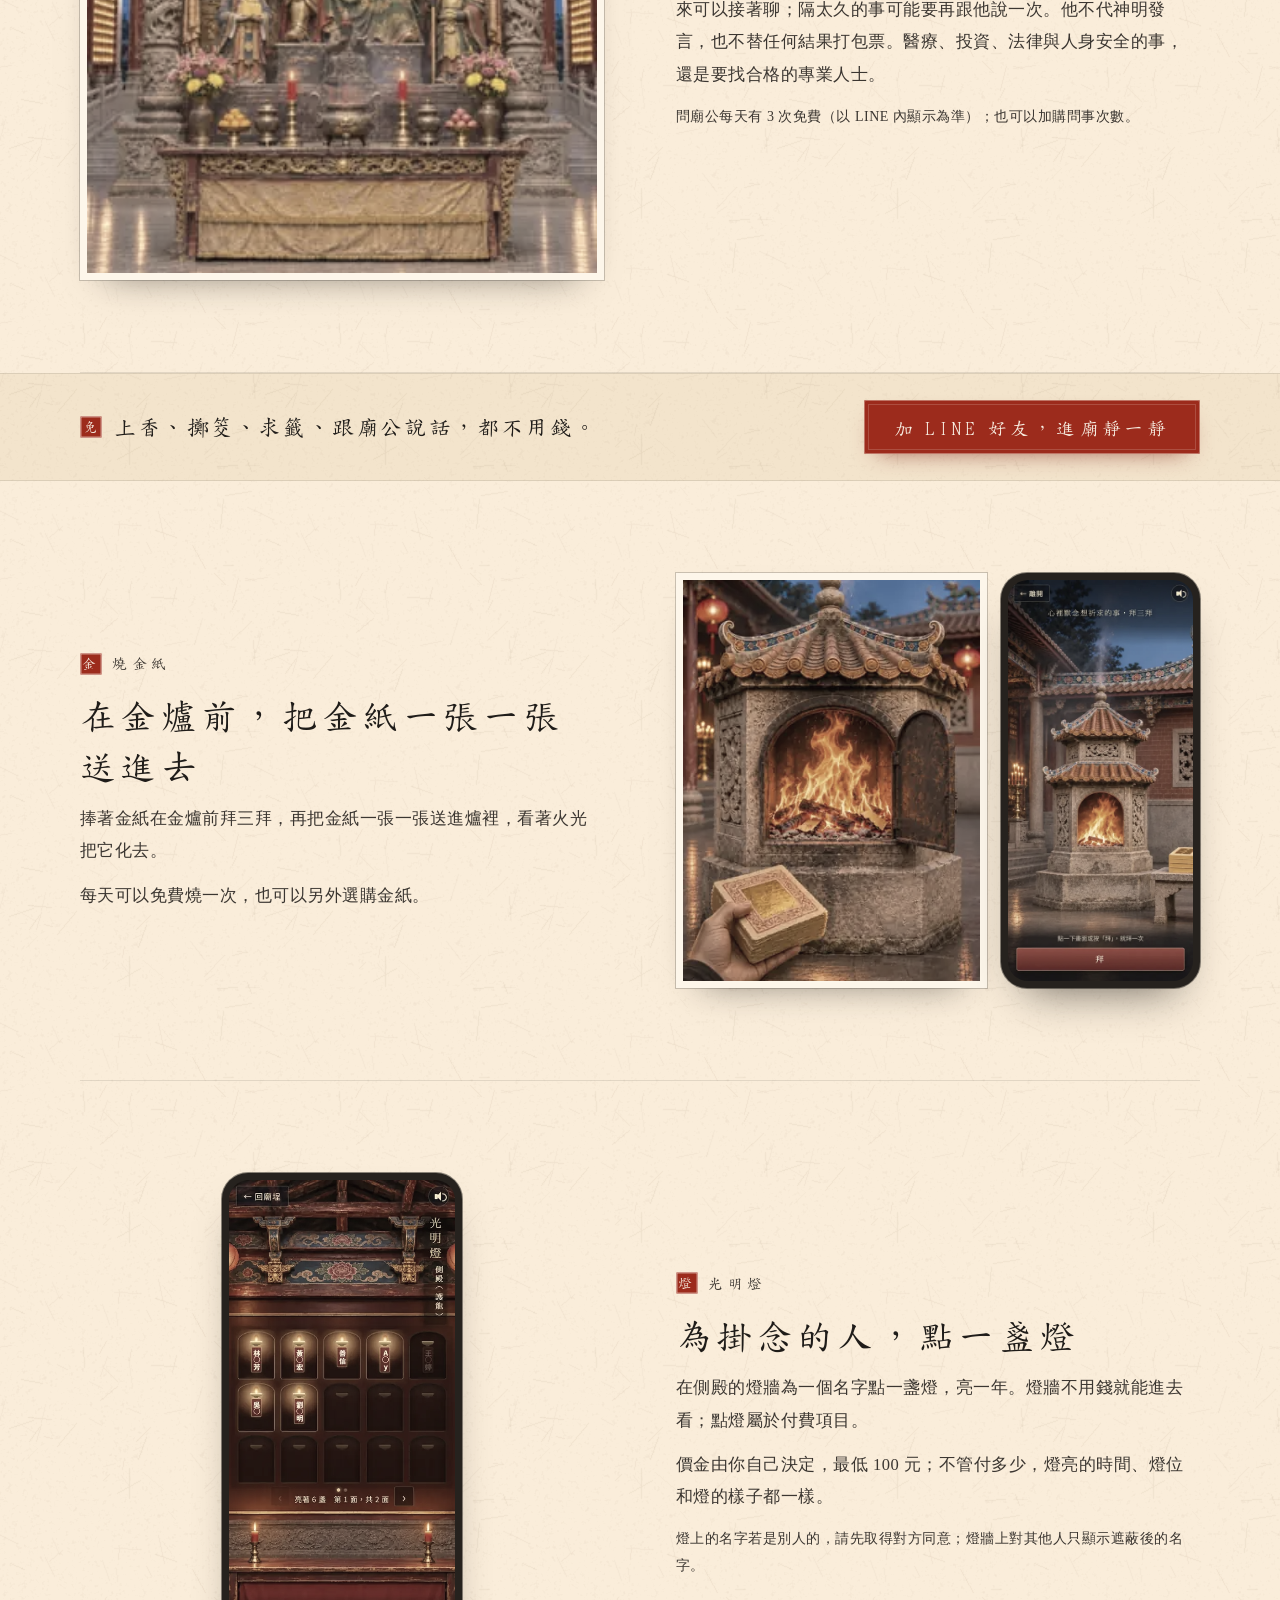
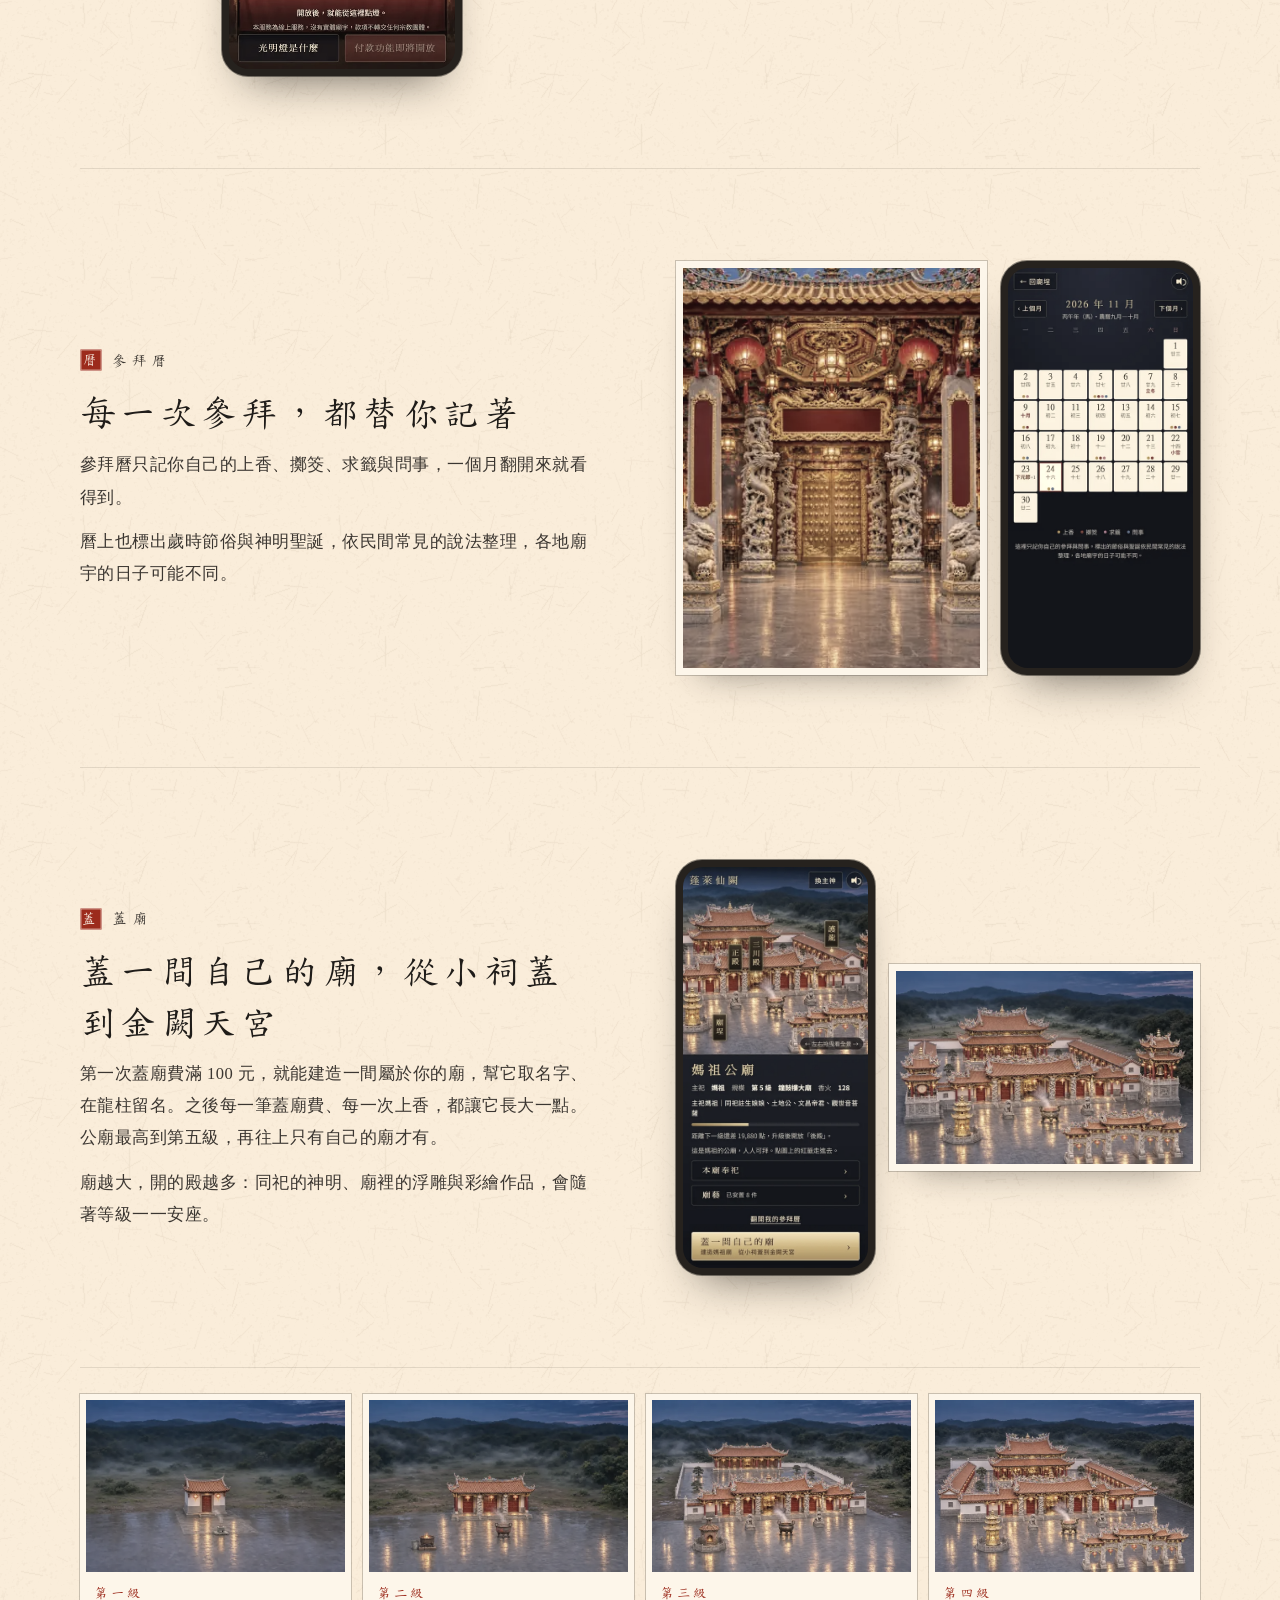
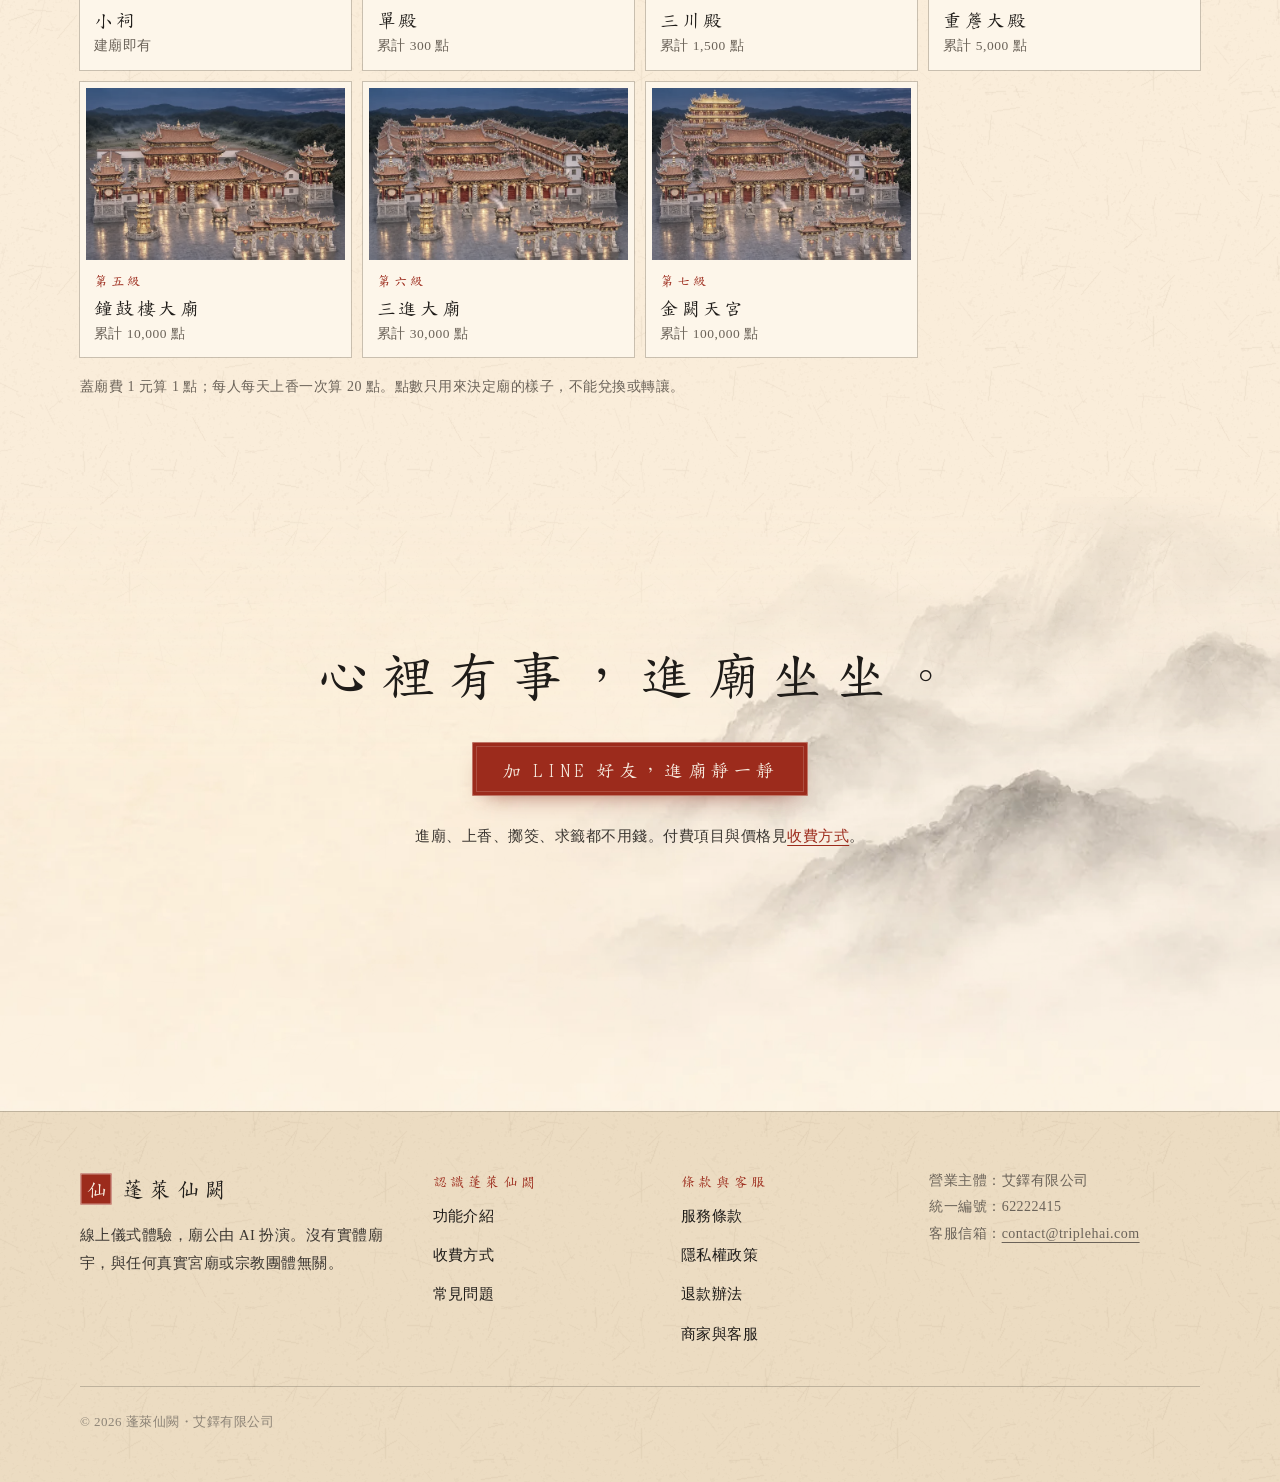
<file: docs/features.html>
<!doctype html>
<html lang="zh-Hant-TW">
<head>
<meta charset="utf-8">
<meta name="viewport" content="width=device-width, initial-scale=1, viewport-fit=cover">
<script async src="https://www.googletagmanager.com/gtag/js?id=G-6KMVJK1X1X"></script><script>window.dataLayer=window.dataLayer||[];function gtag(){dataLayer.push(arguments);}gtag('js',new Date());gtag('config','G-6KMVJK1X1X');document.addEventListener('click',function(e){var a=e.target.closest&&e.target.closest('a[href*="line.me"],a[href*="lin.ee"]');if(!a)return;var c=a.closest('[data-cta]'),s=a.closest('section,article,header,footer');gtag('event','line_click',{link_url:a.href,page_path:location.pathname,cta_position:c?c.getAttribute('data-cta'):(s&&s.id)||'other'});},true);</script>
<title>功能介紹｜線上上香、擲筊、求籤解籤、燒金紙｜蓬萊仙闕</title>
<meta name="description" content="LINE 裡的線上廟宇：選一位主神，上香、擲筊、求六十甲子籤再請廟公解籤、燒金紙、看光明燈牆，還有記下每次參拜的參拜曆。進廟免費。">
<meta name="theme-color" content="#faedda">
<link rel="canonical" href="https://triplehai.com/temple/features.html">
<meta property="og:type" content="website">
<meta property="og:site_name" content="蓬萊仙闕">
<meta property="og:locale" content="zh_TW">
<meta property="og:title" content="功能介紹｜線上上香、擲筊、求籤解籤、燒金紙｜蓬萊仙闕">
<meta property="og:description" content="LINE 裡的線上廟宇：選一位主神，上香、擲筊、求六十甲子籤再請廟公解籤、燒金紙、看光明燈牆，還有記下每次參拜的參拜曆。進廟免費。">
<meta property="og:url" content="https://triplehai.com/temple/features.html">
<meta property="og:image" content="https://triplehai.com/temple/og-image.jpg">
<meta property="og:image:width" content="1200">
<meta property="og:image:height" content="630">
<meta property="og:image:alt" content="蓬萊仙闕：宣紙上的水墨遠山與一輪淡朱色的日，寫著「心裡有事的時候，這裡有一炷香的安靜。」">
<meta name="twitter:card" content="summary_large_image">
<meta name="twitter:title" content="功能介紹｜線上上香、擲筊、求籤解籤、燒金紙｜蓬萊仙闕">
<meta name="twitter:description" content="LINE 裡的線上廟宇：選一位主神，上香、擲筊、求六十甲子籤再請廟公解籤、燒金紙、看光明燈牆，還有記下每次參拜的參拜曆。進廟免費。">
<meta name="twitter:image" content="https://triplehai.com/temple/og-image.jpg">
<link rel="icon" href="favicon.svg" type="image/svg+xml">
<link rel="icon" href="favicon-32.png" type="image/png" sizes="32x32">
<link rel="apple-touch-icon" href="apple-touch-icon.png">
<link rel="preload" href="fonts/kai-hero.woff2" as="font" type="font/woff2" crossorigin>
<link rel="stylesheet" href="site.css">
<script type="application/ld+json">{"@context":"https://schema.org","@type":"BreadcrumbList","itemListElement":[{"@type":"ListItem","position":1,"name":"蓬萊仙闕","item":"https://triplehai.com/temple/"},{"@type":"ListItem","position":2,"name":"功能介紹","item":"https://triplehai.com/temple/features.html"}]}</script>
</head>
<body>
<a class="skip" href="#main">跳到主要內容</a>
<header class="site-head">
  <a class="brand" href="./" aria-label="蓬萊仙闕首頁"><span class="seal" aria-hidden="true">仙</span><span class="brand-name">蓬萊仙闕</span></a>
  <nav class="nav" aria-label="主選單">
    <a href="features.html" aria-current="page">功能</a>
    <a href="plans.html">收費</a>
    <a href="faq.html">常見問題</a>
    <a class="btn btn-line nav-cta" href="https://line.me/R/ti/p/%40564szswh" rel="noopener" data-cta="header">加 LINE 好友</a>
  </nav>
</header>

<main id="main">
<header class="page-head">
  <div class="wrap page-head-in">
    <div class="page-head-copy">
      <p class="kicker"><span class="seal sm" aria-hidden="true">廟</span>功能介紹</p>
      <h1>一炷香、一對筊、一支籤</h1>
      <p class="lead">線上拜拜不用下載，在 LINE 裡點開就是廟埕：上香、擲筊、求六十甲子籤、燒金紙，一步一步親手做。有想問的，回到聊天室跟 AI 廟公說。</p>
    </div>
  </div>
</header>
<section class="feature wrap" id="deities" aria-labelledby="deities-t">
  <div class="feature-media"><div class="trio"><img src="img/hall-guanyin.webp" srcset="img/hall-guanyin-320.webp 320w, img/hall-guanyin.webp 560w" sizes="(min-width: 900px) 170px, 30vw" alt="觀世音菩薩的正殿" width="560" height="840" loading="lazy" decoding="async"><img src="img/hall-mazu.webp" srcset="img/hall-mazu-320.webp 320w, img/hall-mazu.webp 560w" sizes="(min-width: 900px) 170px, 30vw" alt="媽祖的正殿" width="560" height="840" loading="lazy" decoding="async"><img src="img/hall-guansheng.webp" srcset="img/hall-guansheng-320.webp 320w, img/hall-guansheng.webp 560w" sizes="(min-width: 900px) 170px, 30vw" alt="關聖帝君的正殿" width="560" height="840" loading="lazy" decoding="async"></div></div>
  <div>
    <p class="kicker"><span class="seal sm" aria-hidden="true">神</span>主神</p>
    <h2 id="deities-t">三十尊主神，選一位供奉</h2>
    <p>媽祖、觀世音菩薩、關聖帝君、土地公、文昌帝君、月下老人……第一次進廟先選一位；之後走進哪一間廟，就向那間廟的主神請示。每一尊主神都有一間人人可拜的公廟，正殿的樣子各不相同。</p>
    <p class="fine">廟名一律不使用真實宮廟的名稱。</p>
  </div>
</section>
<section class="feature wrap" id="incense" aria-labelledby="incense-t">
  <div class="feature-media"><div class="photo"><img src="img/censer.webp" srcset="img/censer-320.webp 320w, img/censer.webp 560w" sizes="(min-width: 900px) 320px, 58vw" alt="廟埕的天公爐，爐裡插著點燃的香" width="560" height="840" loading="lazy" decoding="async"></div><div class="phone"><img src="img/screen-censer.webp" alt="天公爐畫面，下方是「拿香」按鈕" width="440" height="952" loading="lazy" decoding="async"></div></div>
  <div>
    <p class="kicker"><span class="seal sm" aria-hidden="true">香</span>上香</p>
    <h2 id="incense-t">走到香爐前，持香三拜</h2>
    <p>走到香爐前，持香三拜，把香插進爐裡。每天來一次，廟裡的香火就多一分。</p>
    <p>每人每天上香一次算 20 點，讓廟一點一點長大。</p>
  </div>
</section>
<section class="feature wrap" id="jiao" aria-labelledby="jiao-t">
  <div class="feature-media"><div class="photo"><img src="img/jiao.webp" srcset="img/jiao-320.webp 320w, img/jiao.webp 560w" sizes="(min-width: 900px) 320px, 58vw" alt="雙手捧著一對紅色的筊" width="560" height="840" loading="lazy" decoding="async"></div><div class="phone"><img src="img/screen-hall.webp" alt="正殿畫面，神龕前有「擲筊」「上香」兩個按鈕" width="440" height="952" loading="lazy" decoding="async"></div></div>
  <div>
    <p class="kicker"><span class="seal sm" aria-hidden="true">筊</span>擲筊</p>
    <h2 id="jiao-t">連續三個聖筊，才算應允</h2>
    <p>在正殿把想問的事放在心裡，擲出一對筊。連續三個聖筊，才算應允。</p>
    <p>每一次擲筊，都是你當下親手擲出來的，沒有人能事先安排，也不會因為有沒有付費、付多少而不同。</p>
  </div>
</section>
<section class="feature wrap" id="qian" aria-labelledby="qian-t">
  <div class="feature-media"><div class="photo"><img src="img/qian.webp" srcset="img/qian-320.webp 320w, img/qian.webp 560w" sizes="(min-width: 900px) 320px, 58vw" alt="雙手捧著籤筒" width="560" height="840" loading="lazy" decoding="async"></div><div class="phone"><img src="img/screen-qian.webp" alt="求籤畫面：供桌上的籤筒與一對筊，下方可寫想問的事" width="440" height="952" loading="lazy" decoding="async"></div></div>
  <div>
    <p class="kicker"><span class="seal sm" aria-hidden="true">籤</span>求籤與解籤</p>
    <h2 id="qian-t">求一支六十甲子籤，再請廟公解說</h2>
    <p>搖一搖籤筒，取出一支六十甲子籤，再擲筊確認是不是這一支。</p>
    <p>求到的籤，回到聊天室請廟公講解。籤詩的白話解說由 AI 產生，僅供參考。</p>
  </div>
</section>
<section class="feature wrap" id="keeper" aria-labelledby="keeper-t">
  <div class="feature-media"><div class="photo"><img src="img/hall-guansheng.webp" srcset="img/hall-guansheng-320.webp 320w, img/hall-guansheng.webp 560w" sizes="(min-width: 900px) 320px, 58vw" alt="關聖帝君的正殿，燭火明亮" width="560" height="840" loading="lazy" decoding="async"></div></div>
  <div>
    <p class="kicker"><span class="seal sm" aria-hidden="true">問</span>跟廟公說說話</p>
    <h2 id="keeper-t">心裡的事，回到聊天室慢慢說</h2>
    <p>回到聊天室直接打字。廟公陪你把事情想清楚，也替你講解求到的籤。</p>
    <p>廟公由 AI 扮演。他記得你最近幾天說過的事和求過的籤，隔幾天再來可以接著聊；隔太久的事可能要再跟他說一次。他不代神明發言，也不替任何結果打包票。醫療、投資、法律與人身安全的事，還是要找合格的專業人士。</p>
    <p class="fine">問廟公每天有 3 次免費（以 LINE 內顯示為準）；也可以加購問事次數。</p>
  </div>
</section>
<aside class="band" aria-label="免費使用">
  <div class="wrap band-in">
    <p><span class="seal sm" aria-hidden="true">免</span>上香、擲筊、求籤、跟廟公說話，都不用錢。</p>
    <a class="btn btn-line" href="https://line.me/R/ti/p/%40564szswh" rel="noopener" data-cta="band">加 LINE 好友，進廟靜一靜</a>
  </div>
</aside>
<section class="feature wrap" id="gold" aria-labelledby="gold-t">
  <div class="feature-media"><div class="photo"><img src="img/burn.webp" srcset="img/burn-320.webp 320w, img/burn.webp 560w" sizes="(min-width: 900px) 320px, 58vw" alt="金爐爐口火光正旺，手邊一疊金紙" width="560" height="840" loading="lazy" decoding="async"></div><div class="phone"><img src="img/screen-burn.webp" alt="金爐畫面：「心裡默念想祈求的事，拜三拜」" width="440" height="952" loading="lazy" decoding="async"></div></div>
  <div>
    <p class="kicker"><span class="seal sm" aria-hidden="true">金</span>燒金紙</p>
    <h2 id="gold-t">在金爐前，把金紙一張一張送進去</h2>
    <p>捧著金紙在金爐前拜三拜，再把金紙一張一張送進爐裡，看著火光把它化去。</p>
    <p>每天可以免費燒一次，也可以另外選購金紙。</p>
  </div>
</section>
<section class="feature wrap" id="lamp" aria-labelledby="lamp-t">
  <div class="feature-media"><div class="phone phone-solo"><img src="img/screen-lamp.webp" alt="光明燈畫面：側殿燈牆上一格格燈位，已點的燈寫著遮蔽後的名字（示範資料）" width="440" height="952" loading="lazy" decoding="async"></div></div>
  <div>
    <p class="kicker"><span class="seal sm" aria-hidden="true">燈</span>光明燈</p>
    <h2 id="lamp-t">為掛念的人，點一盞燈</h2>
    <p>在側殿的燈牆為一個名字點一盞燈，亮一年。燈牆不用錢就能進去看；點燈屬於付費項目。</p>
    <p>價金由你自己決定，最低 100 元；不管付多少，燈亮的時間、燈位和燈的樣子都一樣。</p>
    <p class="fine">燈上的名字若是別人的，請先取得對方同意；燈牆上對其他人只顯示遮蔽後的名字。</p>
  </div>
</section>
<section class="feature wrap" id="calendar" aria-labelledby="calendar-t">
  <div class="feature-media"><div class="photo"><img src="img/pillars.webp" srcset="img/pillars-320.webp 320w, img/pillars.webp 560w" sizes="(min-width: 900px) 320px, 58vw" alt="廟門口的龍柱與匾額" width="560" height="840" loading="lazy" decoding="async"></div><div class="phone"><img src="img/screen-calendar.webp" alt="參拜曆畫面：國曆與農曆對照，標出上香、擲筊、求籤、問事的日子" width="440" height="952" loading="lazy" decoding="async"></div></div>
  <div>
    <p class="kicker"><span class="seal sm" aria-hidden="true">曆</span>參拜曆</p>
    <h2 id="calendar-t">每一次參拜，都替你記著</h2>
    <p>參拜曆只記你自己的上香、擲筊、求籤與問事，一個月翻開來就看得到。</p>
    <p>曆上也標出歲時節俗與神明聖誕，依民間常見的說法整理，各地廟宇的日子可能不同。</p>
  </div>
</section>
<section class="feature wrap" id="build" aria-labelledby="build-t">
  <div>
    <p class="kicker"><span class="seal sm" aria-hidden="true">蓋</span>蓋廟</p>
    <h2 id="build-t">蓋一間自己的廟，從小祠蓋到金闕天宮</h2>
    <p>第一次蓋廟費滿 100 元，就能建造一間屬於你的廟，幫它取名字、在龍柱留名。之後每一筆蓋廟費、每一次上香，都讓它長大一點。公廟最高到第五級，再往上只有自己的廟才有。</p>
    <p>廟越大，開的殿越多：同祀的神明、廟裡的浮雕與彩繪作品，會隨著等級一一安座。</p>
  </div>
  <div class="feature-media"><div class="phone"><img src="img/screen-home.webp" alt="廟埕俯瞰畫面：點圖上的紅籤走進正殿、三川殿、廟埕、護龍" width="440" height="952" loading="lazy" decoding="async"></div><div class="photo photo-wide"><img src="img/level-5.webp" alt="第五級：鐘鼓樓大廟" width="640" height="427" loading="lazy" decoding="async"></div></div>
</section>
<div class="wrap">
  <ol class="levels" aria-label="廟的七個等級">
    <li class="level"><img src="img/level-1.webp" alt="第一級：小祠" width="640" height="427" loading="lazy" decoding="async"><p class="lv-no">第一級</p><h3>小祠</h3><p class="lv-at">建廟即有</p></li>
    <li class="level"><img src="img/level-2.webp" alt="第二級：單殿" width="640" height="427" loading="lazy" decoding="async"><p class="lv-no">第二級</p><h3>單殿</h3><p class="lv-at">累計 300 點</p></li>
    <li class="level"><img src="img/level-3.webp" alt="第三級：三川殿" width="640" height="427" loading="lazy" decoding="async"><p class="lv-no">第三級</p><h3>三川殿</h3><p class="lv-at">累計 1,500 點</p></li>
    <li class="level"><img src="img/level-4.webp" alt="第四級：重簷大殿" width="640" height="427" loading="lazy" decoding="async"><p class="lv-no">第四級</p><h3>重簷大殿</h3><p class="lv-at">累計 5,000 點</p></li>
    <li class="level"><img src="img/level-5.webp" alt="第五級：鐘鼓樓大廟" width="640" height="427" loading="lazy" decoding="async"><p class="lv-no">第五級</p><h3>鐘鼓樓大廟</h3><p class="lv-at">累計 10,000 點</p></li>
    <li class="level"><img src="img/level-6.webp" alt="第六級：三進大廟" width="640" height="427" loading="lazy" decoding="async"><p class="lv-no">第六級</p><h3>三進大廟</h3><p class="lv-at">累計 30,000 點</p></li>
    <li class="level"><img src="img/level-7.webp" alt="第七級：金闕天宮" width="640" height="427" loading="lazy" decoding="async"><p class="lv-no">第七級</p><h3>金闕天宮</h3><p class="lv-at">累計 100,000 點</p></li>
  </ol>
  <p class="levels-note fine">蓋廟費 1 元算 1 點；每人每天上香一次算 20 點。點數只用來決定廟的樣子，不能兌換或轉讓。</p>
</div>

<section class="closing" aria-labelledby="closing-title">
  <img class="closing-ink" src="img/ink-band.webp" alt="" width="1600" height="500" loading="lazy" decoding="async">
  <div>
    <h2 id="closing-title"><span class="nw">心裡有事，</span><span class="nw">進廟坐坐。</span></h2>
    <a class="btn btn-line" href="https://line.me/R/ti/p/%40564szswh" rel="noopener" data-hero-cta data-cta="closing">加 LINE 好友，進廟靜一靜</a>
    <p class="honest">進廟、上香、擲筊、求籤都不用錢。付費項目與價格見<a href="plans.html">收費方式</a>。</p>
  </div>
</section>
</main>

<footer class="site-foot">
  <div class="foot-in">
    <div class="foot-brand">
      <a class="brand" href="./"><span class="seal" aria-hidden="true">仙</span><span class="brand-name">蓬萊仙闕</span></a>
      <p class="fine">線上儀式體驗，廟公由 AI 扮演。沒有實體廟宇，與任何真實宮廟或宗教團體無關。</p>
    </div>
    <nav class="foot-links" aria-label="認識蓬萊仙闕">
      <p class="foot-h">認識蓬萊仙闕</p>
      <a href="features.html">功能介紹</a><a href="plans.html">收費方式</a><a href="faq.html">常見問題</a>
    </nav>
    <nav class="foot-links" aria-label="條款與客服">
      <p class="foot-h">條款與客服</p>
      <a href="terms.html">服務條款</a><a href="privacy.html">隱私權政策</a><a href="refunds.html">退款辦法</a><a href="contact.html">商家與客服</a>
    </nav>
    <p class="foot-co">營業主體：艾鐸有限公司<br>統一編號：62222415<br>客服信箱：<a href="mailto:contact@triplehai.com">contact@triplehai.com</a></p>
    <p class="copy">© 2026 蓬萊仙闕・艾鐸有限公司</p>
  </div>
</footer>
<div class="dock" aria-hidden="true"><a class="btn btn-line" href="https://line.me/R/ti/p/%40564szswh" rel="noopener" tabindex="-1" data-cta="dock">加 LINE 好友，進廟靜一靜</a></div>
<script>(function(){var d=document.querySelector(".dock"),t=document.querySelector("[data-hero-cta]");if(!d)return;if(!t||!("IntersectionObserver" in window)){d.classList.add("show");return}new IntersectionObserver(function(e){var r=e[0];d.classList.toggle("show",!r.isIntersecting&&r.boundingClientRect.top<0)}).observe(t)})();</script>
</body>
</html>
</file>
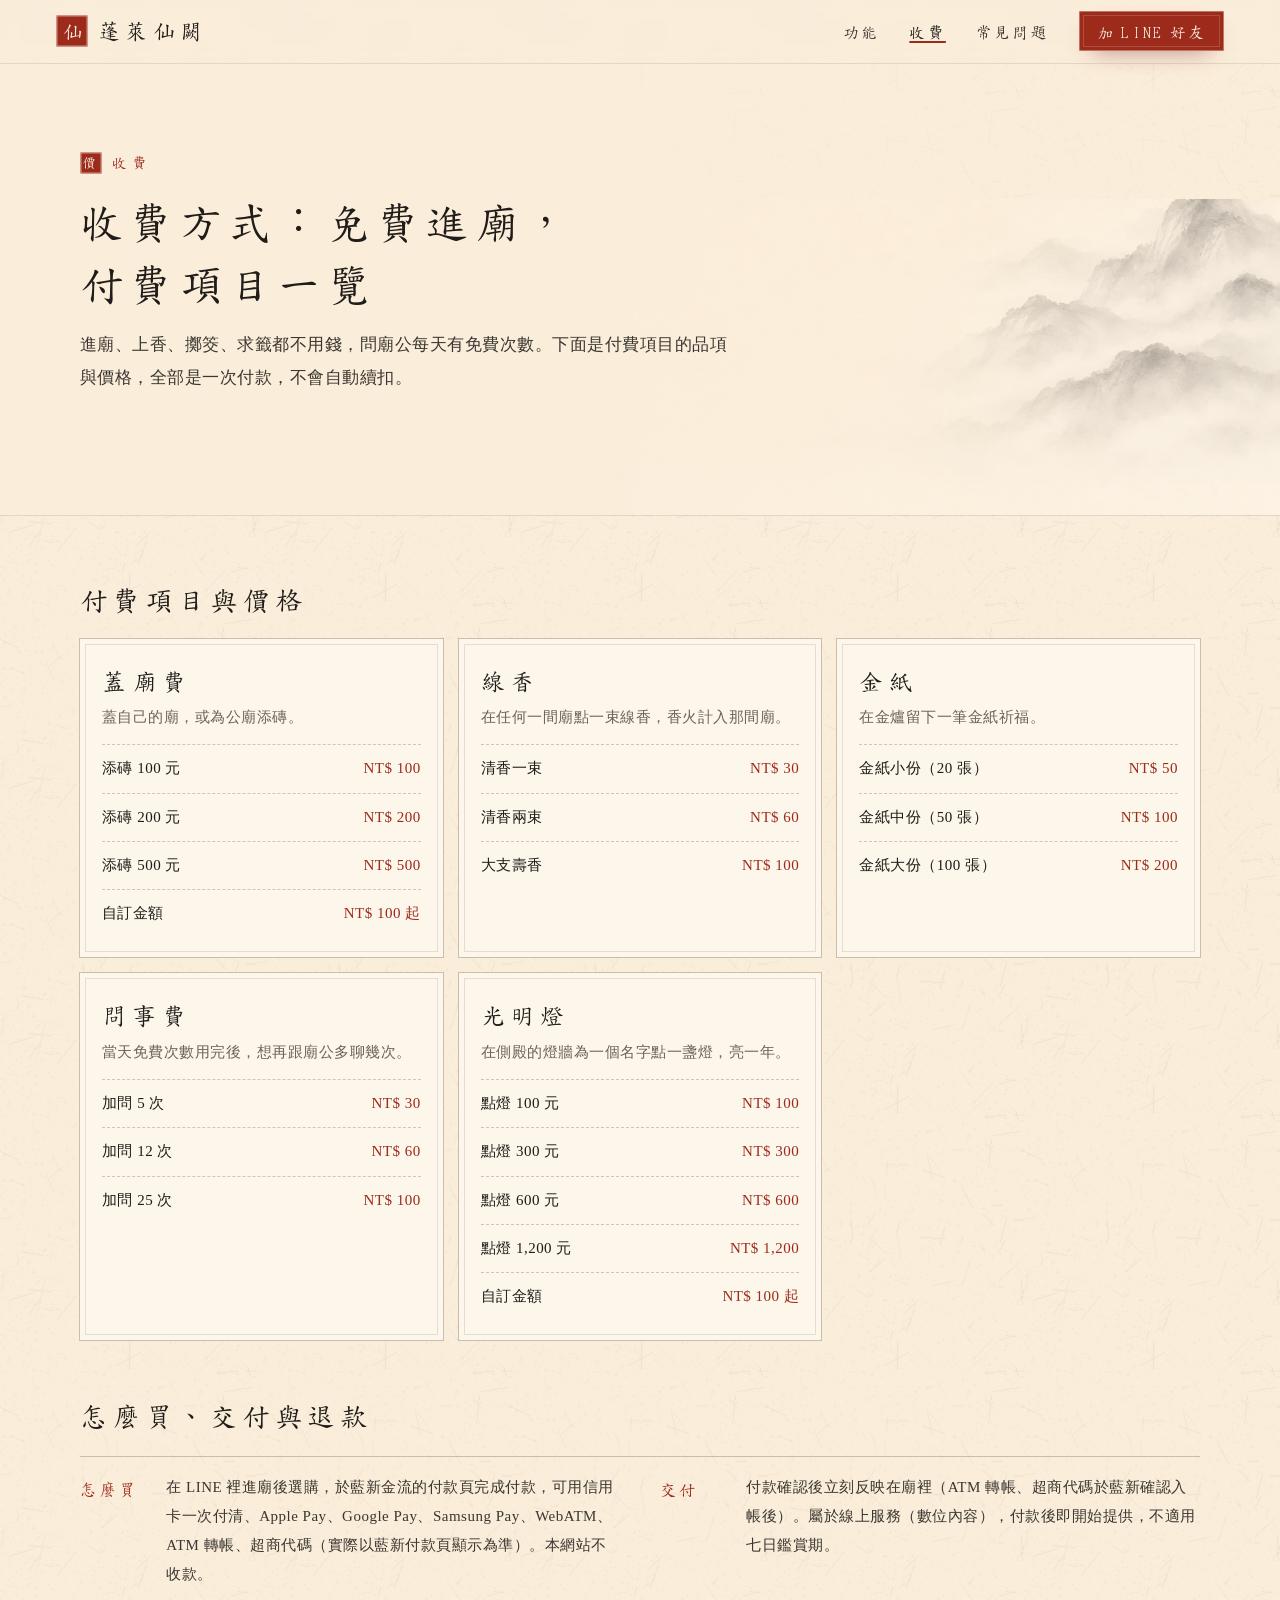
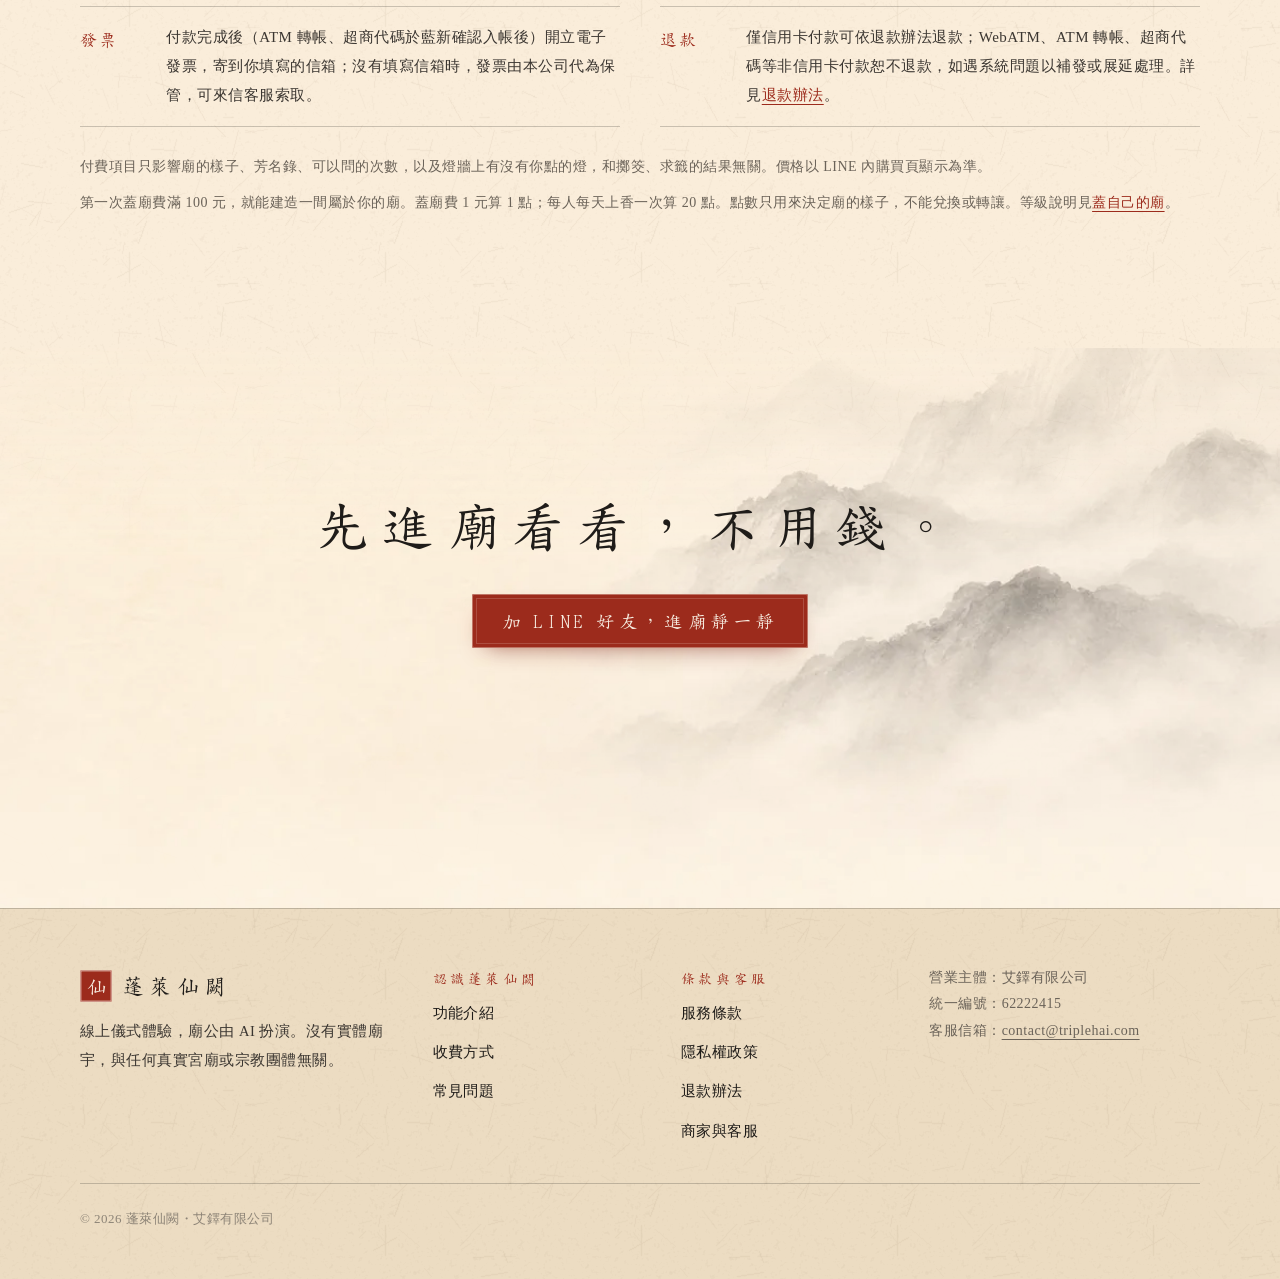
<file: docs/plans.html>
<!doctype html>
<html lang="zh-Hant-TW">
<head>
<meta charset="utf-8">
<meta name="viewport" content="width=device-width, initial-scale=1, viewport-fit=cover">
<script async src="https://www.googletagmanager.com/gtag/js?id=G-6KMVJK1X1X"></script><script>window.dataLayer=window.dataLayer||[];function gtag(){dataLayer.push(arguments);}gtag('js',new Date());gtag('config','G-6KMVJK1X1X');document.addEventListener('click',function(e){var a=e.target.closest&&e.target.closest('a[href*="line.me"],a[href*="lin.ee"]');if(!a)return;var c=a.closest('[data-cta]'),s=a.closest('section,article,header,footer');gtag('event','line_click',{link_url:a.href,page_path:location.pathname,cta_position:c?c.getAttribute('data-cta'):(s&&s.id)||'other'});},true);</script>
<title>收費方式｜線上拜拜免費進廟、付費項目價格｜蓬萊仙闕</title>
<meta name="description" content="蓬萊仙闕進廟、上香、擲筊、求籤都不用錢。蓋廟費、線香、金紙、問事費與光明燈是付費項目，這裡列出品項與價格；全部一次付款、不會自動續扣。">
<meta name="theme-color" content="#faedda">
<link rel="canonical" href="https://triplehai.com/temple/plans.html">
<meta property="og:type" content="website">
<meta property="og:site_name" content="蓬萊仙闕">
<meta property="og:locale" content="zh_TW">
<meta property="og:title" content="收費方式｜線上拜拜免費進廟、付費項目價格｜蓬萊仙闕">
<meta property="og:description" content="蓬萊仙闕進廟、上香、擲筊、求籤都不用錢。蓋廟費、線香、金紙、問事費與光明燈是付費項目，這裡列出品項與價格；全部一次付款、不會自動續扣。">
<meta property="og:url" content="https://triplehai.com/temple/plans.html">
<meta property="og:image" content="https://triplehai.com/temple/og-image.jpg">
<meta property="og:image:width" content="1200">
<meta property="og:image:height" content="630">
<meta property="og:image:alt" content="蓬萊仙闕：宣紙上的水墨遠山與一輪淡朱色的日，寫著「心裡有事的時候，這裡有一炷香的安靜。」">
<meta name="twitter:card" content="summary_large_image">
<meta name="twitter:title" content="收費方式｜線上拜拜免費進廟、付費項目價格｜蓬萊仙闕">
<meta name="twitter:description" content="蓬萊仙闕進廟、上香、擲筊、求籤都不用錢。蓋廟費、線香、金紙、問事費與光明燈是付費項目，這裡列出品項與價格；全部一次付款、不會自動續扣。">
<meta name="twitter:image" content="https://triplehai.com/temple/og-image.jpg">
<link rel="icon" href="favicon.svg" type="image/svg+xml">
<link rel="icon" href="favicon-32.png" type="image/png" sizes="32x32">
<link rel="apple-touch-icon" href="apple-touch-icon.png">
<link rel="preload" href="fonts/kai-hero.woff2" as="font" type="font/woff2" crossorigin>
<link rel="stylesheet" href="site.css">
<script type="application/ld+json">{"@context":"https://schema.org","@type":"BreadcrumbList","itemListElement":[{"@type":"ListItem","position":1,"name":"蓬萊仙闕","item":"https://triplehai.com/temple/"},{"@type":"ListItem","position":2,"name":"收費方式","item":"https://triplehai.com/temple/plans.html"}]}</script>
</head>
<body>
<a class="skip" href="#main">跳到主要內容</a>
<header class="site-head">
  <a class="brand" href="./" aria-label="蓬萊仙闕首頁"><span class="seal" aria-hidden="true">仙</span><span class="brand-name">蓬萊仙闕</span></a>
  <nav class="nav" aria-label="主選單">
    <a href="features.html">功能</a>
    <a href="plans.html" aria-current="page">收費</a>
    <a href="faq.html">常見問題</a>
    <a class="btn btn-line nav-cta" href="https://line.me/R/ti/p/%40564szswh" rel="noopener" data-cta="header">加 LINE 好友</a>
  </nav>
</header>

<main id="main">
<header class="page-head">
  <div class="wrap page-head-in">
    <div class="page-head-copy">
      <p class="kicker"><span class="seal sm" aria-hidden="true">價</span>收費</p>
      <h1><span class="nw">收費方式：</span><span class="nw">免費進廟，</span><span class="nw">付費項目一覽</span></h1>
      <p class="lead">進廟、上香、擲筊、求籤都不用錢，問廟公每天有免費次數。下面是付費項目的品項與價格，全部是一次付款，不會自動續扣。</p>
    </div>
  </div>
</header>
<section class="sec" aria-labelledby="prices-title">
  <div class="wrap">
  <h2 id="prices-title" class="h-sub">付費項目與價格</h2>
  <div class="prices">
    <article class="price">
      <h3>蓋廟費</h3>
      <p class="price-what">蓋自己的廟，或為公廟添磚。</p>
      <ul>
        <li><span>添磚 100 元</span><b>NT$ 100</b></li>
        <li><span>添磚 200 元</span><b>NT$ 200</b></li>
        <li><span>添磚 500 元</span><b>NT$ 500</b></li>
        <li><span>自訂金額</span><b>NT$ 100 起</b></li>
      </ul>
    </article>
    <article class="price">
      <h3>線香</h3>
      <p class="price-what">在任何一間廟點一束線香，香火計入那間廟。</p>
      <ul>
        <li><span>清香一束</span><b>NT$ 30</b></li>
        <li><span>清香兩束</span><b>NT$ 60</b></li>
        <li><span>大支壽香</span><b>NT$ 100</b></li>
      </ul>
    </article>
    <article class="price">
      <h3>金紙</h3>
      <p class="price-what">在金爐留下一筆金紙祈福。</p>
      <ul>
        <li><span>金紙小份（20 張）</span><b>NT$ 50</b></li>
        <li><span>金紙中份（50 張）</span><b>NT$ 100</b></li>
        <li><span>金紙大份（100 張）</span><b>NT$ 200</b></li>
      </ul>
    </article>
    <article class="price">
      <h3>問事費</h3>
      <p class="price-what">當天免費次數用完後，想再跟廟公多聊幾次。</p>
      <ul>
        <li><span>加問 5 次</span><b>NT$ 30</b></li>
        <li><span>加問 12 次</span><b>NT$ 60</b></li>
        <li><span>加問 25 次</span><b>NT$ 100</b></li>
      </ul>
    </article>
    <article class="price">
      <h3>光明燈</h3>
      <p class="price-what">在側殿的燈牆為一個名字點一盞燈，亮一年。</p>
      <ul>
        <li><span>點燈 100 元</span><b>NT$ 100</b></li>
        <li><span>點燈 300 元</span><b>NT$ 300</b></li>
        <li><span>點燈 600 元</span><b>NT$ 600</b></li>
        <li><span>點燈 1,200 元</span><b>NT$ 1,200</b></li>
        <li><span>自訂金額</span><b>NT$ 100 起</b></li>
      </ul>
    </article>
  </div>
  <h2 class="h-sub">怎麼買、交付與退款</h2>
  <dl class="terms-brief">
    <div><dt>怎麼買</dt><dd>在 LINE 裡進廟後選購，於藍新金流的付款頁完成付款，可用信用卡一次付清、Apple Pay、Google Pay、Samsung Pay、WebATM、ATM 轉帳、超商代碼（實際以藍新付款頁顯示為準）。本網站不收款。</dd></div>
    <div><dt>交付</dt><dd>付款確認後立刻反映在廟裡（ATM 轉帳、超商代碼於藍新確認入帳後）。屬於線上服務（數位內容），付款後即開始提供，不適用七日鑑賞期。</dd></div>
    <div><dt>發票</dt><dd>付款完成後（ATM 轉帳、超商代碼於藍新確認入帳後）開立電子發票，寄到你填寫的信箱；沒有填寫信箱時，發票由本公司代為保管，可來信客服索取。</dd></div>
    <div><dt>退款</dt><dd>僅信用卡付款可依退款辦法退款；WebATM、ATM 轉帳、超商代碼等非信用卡付款恕不退款，如遇系統問題以補發或展延處理。詳見<a href="refunds.html">退款辦法</a>。</dd></div>
  </dl>
  <p class="fine plan-note">付費項目只影響廟的樣子、芳名錄、可以問的次數，以及燈牆上有沒有你點的燈，和擲筊、求籤的結果無關。價格以 LINE 內購買頁顯示為準。</p>
  <p class="fine">第一次蓋廟費滿 100 元，就能建造一間屬於你的廟。蓋廟費 1 元算 1 點；每人每天上香一次算 20 點。點數只用來決定廟的樣子，不能兌換或轉讓。等級說明見<a href="features.html#build">蓋自己的廟</a>。</p>
  </div>
</section>
<section class="closing" aria-labelledby="closing-title">
  <img class="closing-ink" src="img/ink-band.webp" alt="" width="1600" height="500" loading="lazy" decoding="async">
  <div>
    <h2 id="closing-title"><span class="nw">先進廟看看，</span><span class="nw">不用錢。</span></h2>
    <a class="btn btn-line" href="https://line.me/R/ti/p/%40564szswh" rel="noopener" data-hero-cta data-cta="closing">加 LINE 好友，進廟靜一靜</a>
    
  </div>
</section>
</main>

<footer class="site-foot">
  <div class="foot-in">
    <div class="foot-brand">
      <a class="brand" href="./"><span class="seal" aria-hidden="true">仙</span><span class="brand-name">蓬萊仙闕</span></a>
      <p class="fine">線上儀式體驗，廟公由 AI 扮演。沒有實體廟宇，與任何真實宮廟或宗教團體無關。</p>
    </div>
    <nav class="foot-links" aria-label="認識蓬萊仙闕">
      <p class="foot-h">認識蓬萊仙闕</p>
      <a href="features.html">功能介紹</a><a href="plans.html">收費方式</a><a href="faq.html">常見問題</a>
    </nav>
    <nav class="foot-links" aria-label="條款與客服">
      <p class="foot-h">條款與客服</p>
      <a href="terms.html">服務條款</a><a href="privacy.html">隱私權政策</a><a href="refunds.html">退款辦法</a><a href="contact.html">商家與客服</a>
    </nav>
    <p class="foot-co">營業主體：艾鐸有限公司<br>統一編號：62222415<br>客服信箱：<a href="mailto:contact@triplehai.com">contact@triplehai.com</a></p>
    <p class="copy">© 2026 蓬萊仙闕・艾鐸有限公司</p>
  </div>
</footer>
<div class="dock" aria-hidden="true"><a class="btn btn-line" href="https://line.me/R/ti/p/%40564szswh" rel="noopener" tabindex="-1" data-cta="dock">加 LINE 好友，進廟靜一靜</a></div>
<script>(function(){var d=document.querySelector(".dock"),t=document.querySelector("[data-hero-cta]");if(!d)return;if(!t||!("IntersectionObserver" in window)){d.classList.add("show");return}new IntersectionObserver(function(e){var r=e[0];d.classList.toggle("show",!r.isIntersecting&&r.boundingClientRect.top<0)}).observe(t)})();</script>
</body>
</html>
</file>
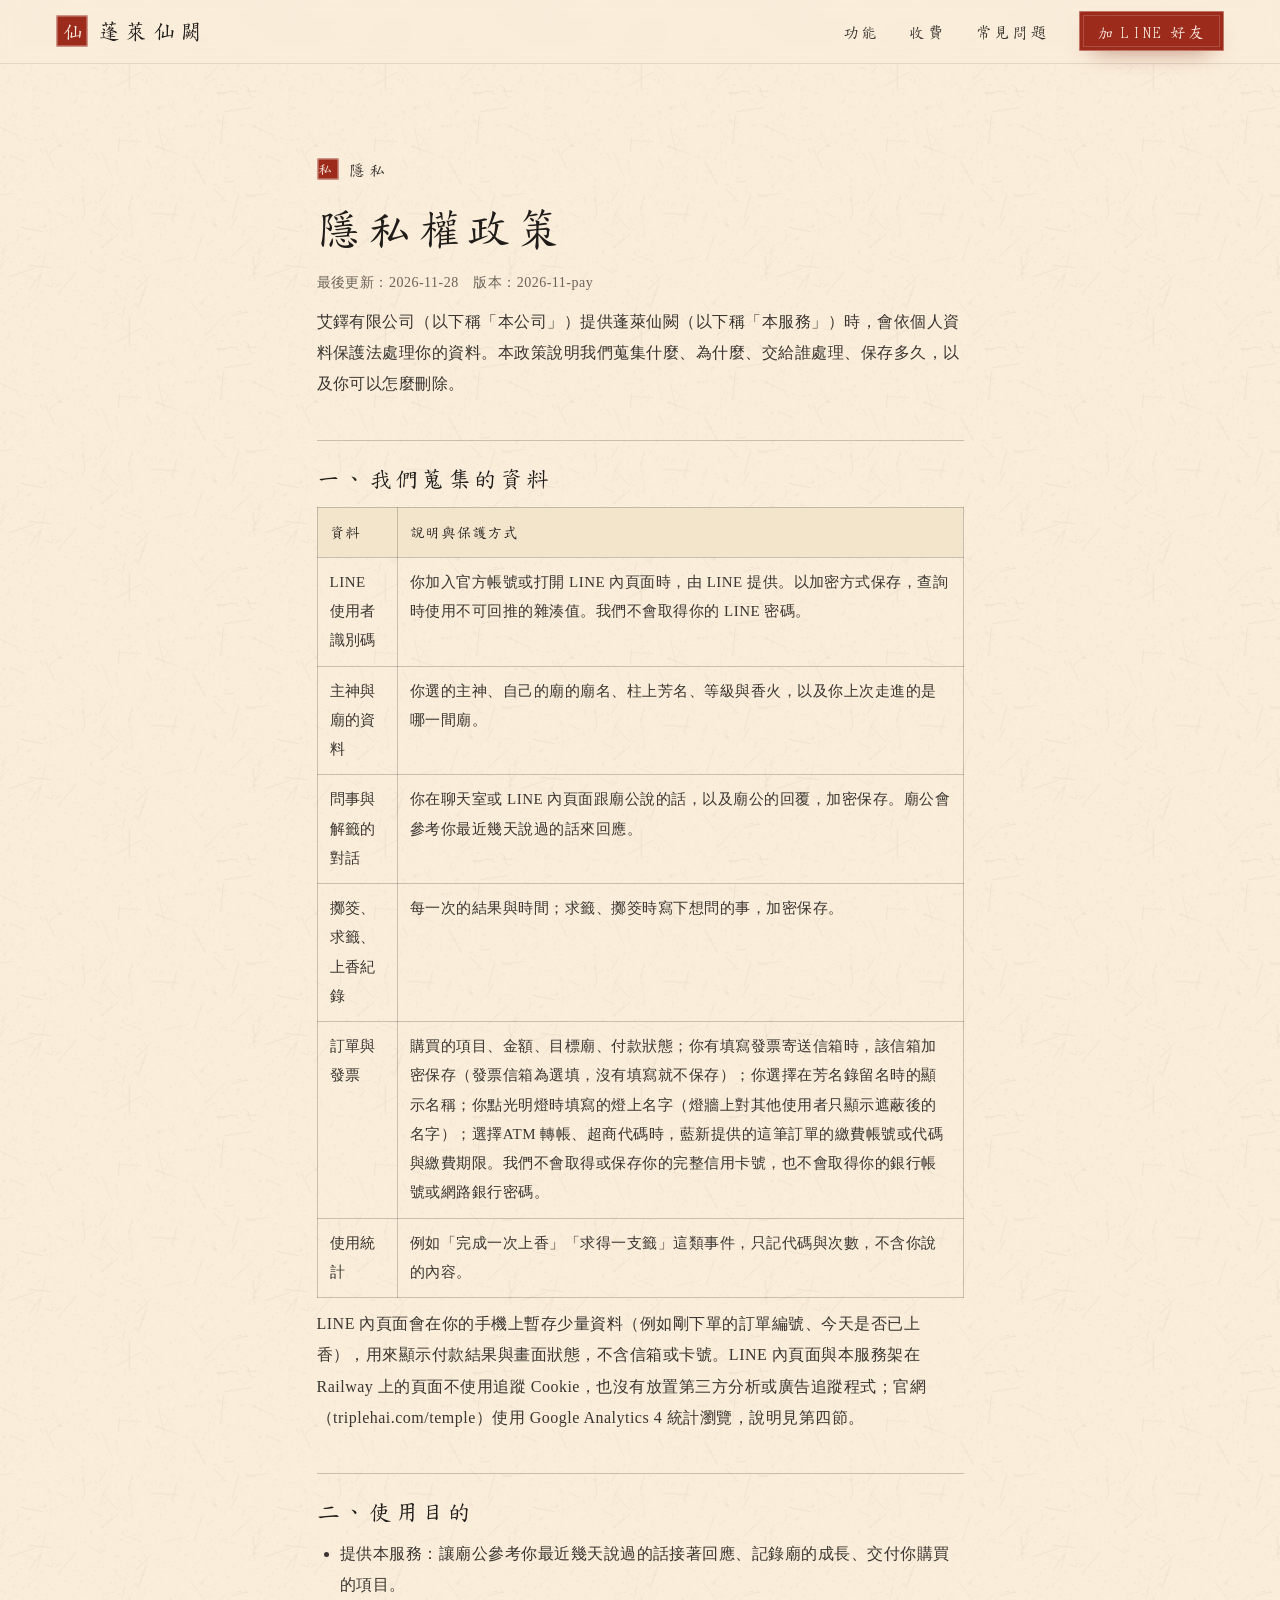
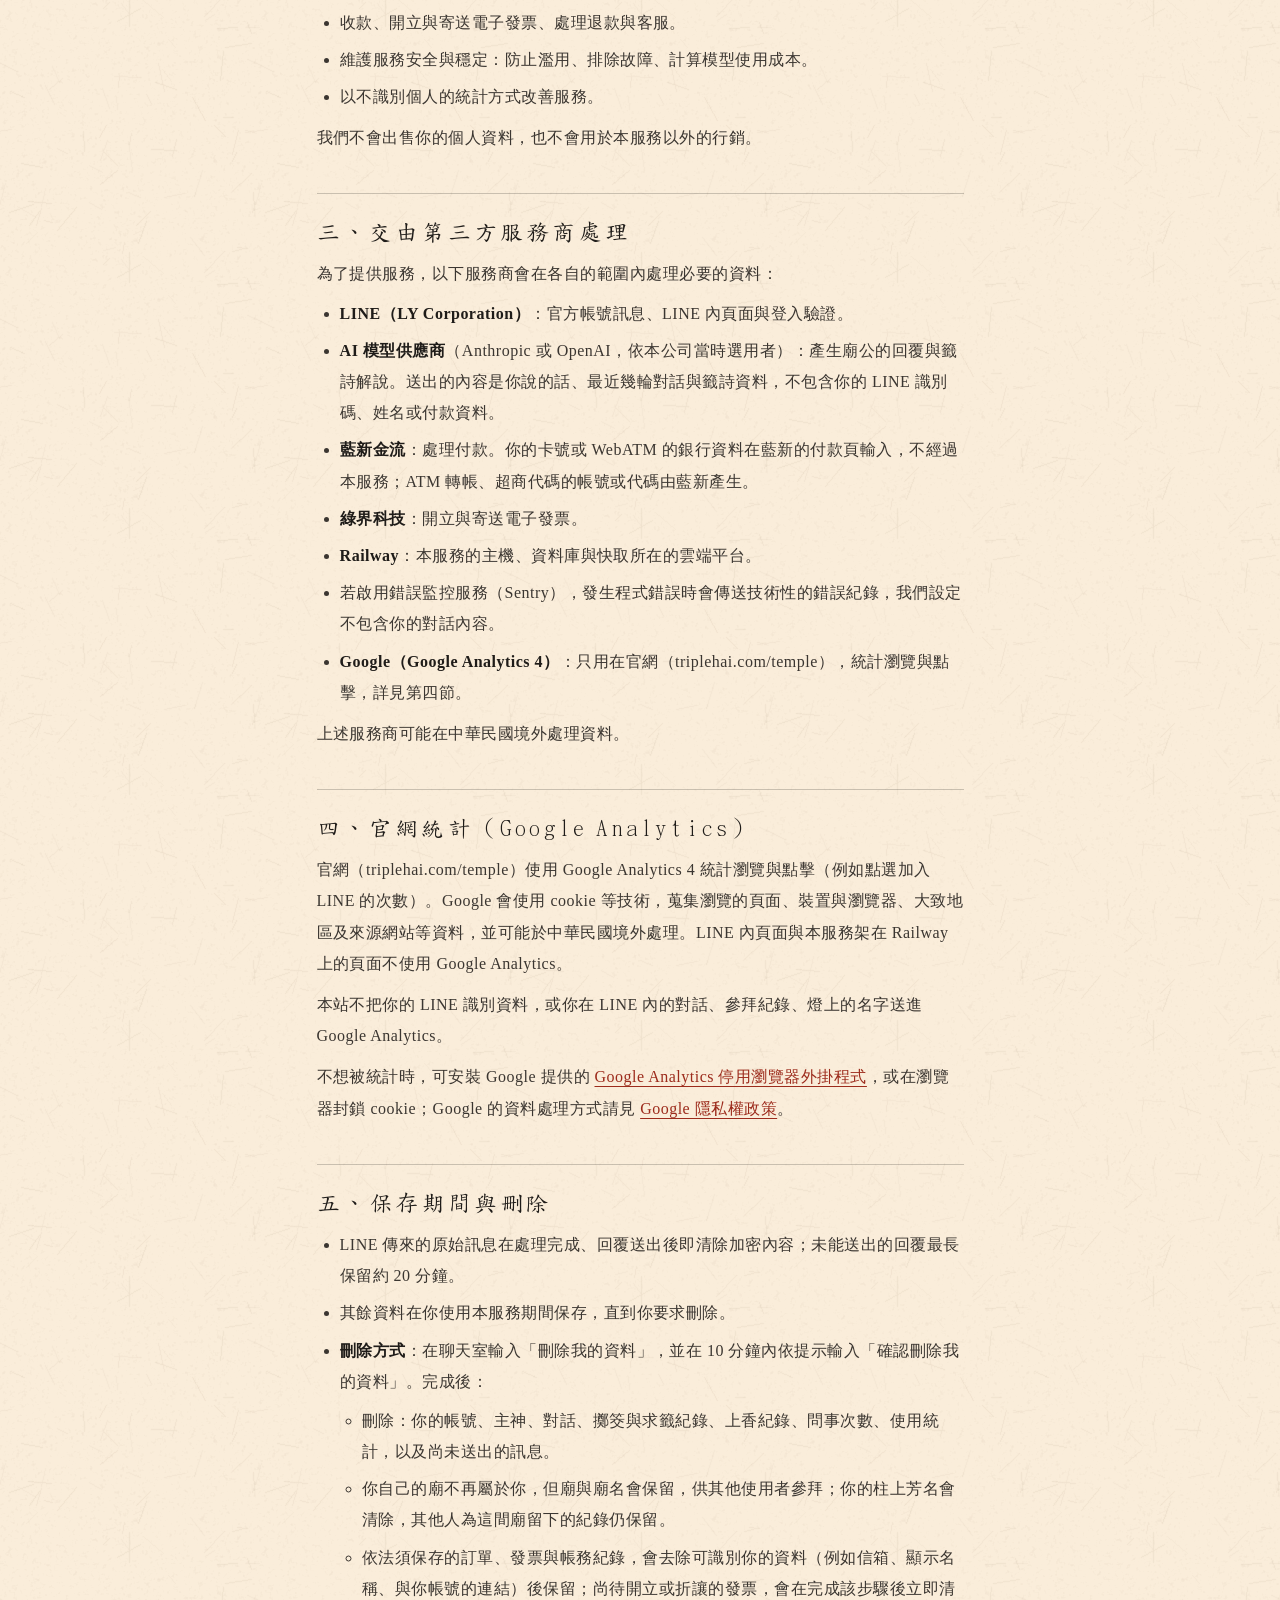
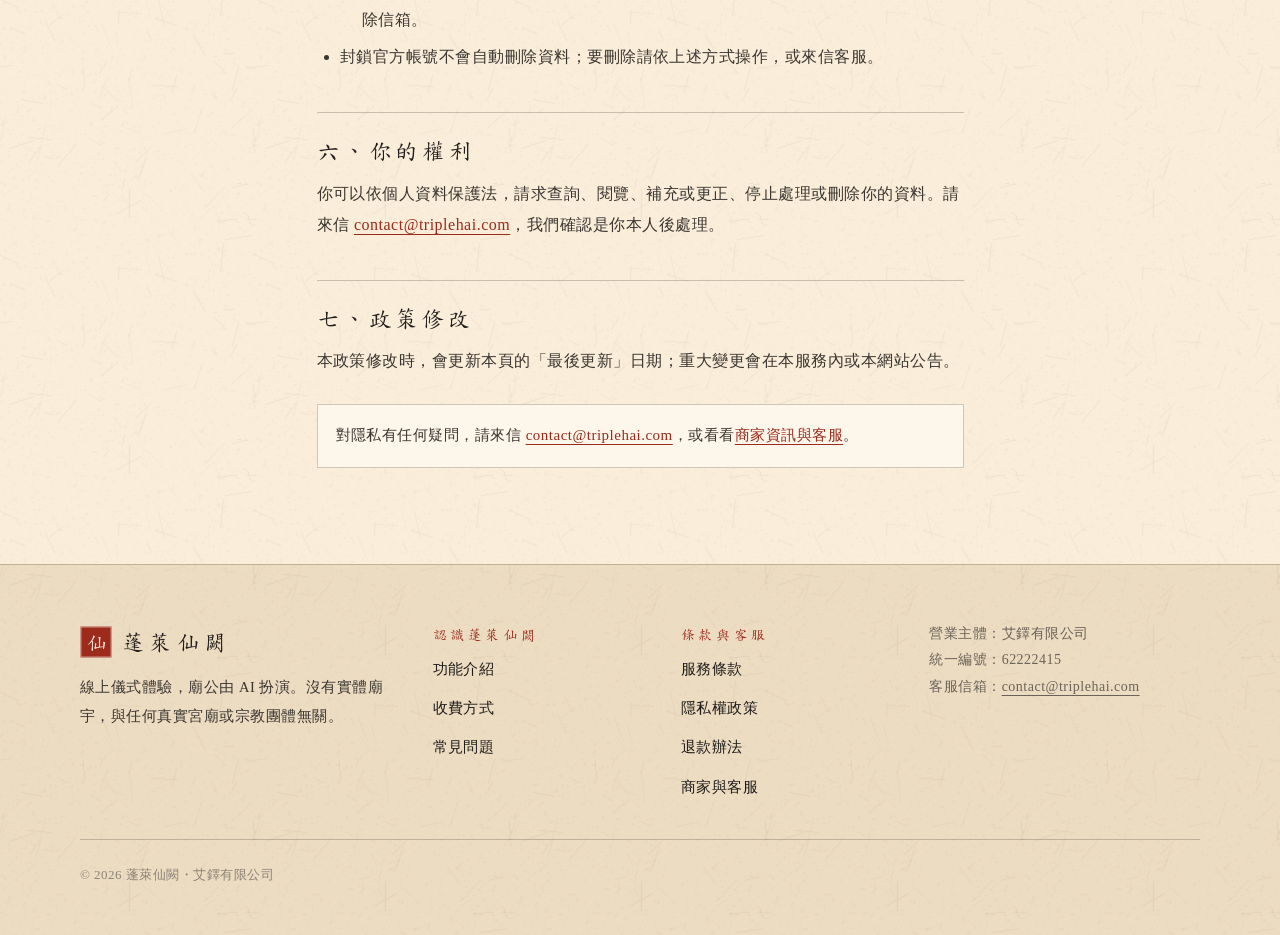
<file: docs/privacy.html>
<!doctype html>
<html lang="zh-Hant-TW">
<head>
<meta charset="utf-8">
<meta name="viewport" content="width=device-width, initial-scale=1, viewport-fit=cover">
<script async src="https://www.googletagmanager.com/gtag/js?id=G-6KMVJK1X1X"></script><script>window.dataLayer=window.dataLayer||[];function gtag(){dataLayer.push(arguments);}gtag('js',new Date());gtag('config','G-6KMVJK1X1X');document.addEventListener('click',function(e){var a=e.target.closest&&e.target.closest('a[href*="line.me"],a[href*="lin.ee"]');if(!a)return;var c=a.closest('[data-cta]'),s=a.closest('section,article,header,footer');gtag('event','line_click',{link_url:a.href,page_path:location.pathname,cta_position:c?c.getAttribute('data-cta'):(s&&s.id)||'other'});},true);</script>
<title>隱私權政策｜蓬萊仙闕</title>
<meta name="description" content="蓬萊仙闕隱私權政策：蒐集哪些資料、怎麼使用與保護、交給哪些服務商處理，以及如何刪除。">
<meta name="theme-color" content="#faedda">
<link rel="canonical" href="https://triplehai.com/temple/privacy.html">
<meta property="og:type" content="article">
<meta property="og:site_name" content="蓬萊仙闕">
<meta property="og:locale" content="zh_TW">
<meta property="og:title" content="隱私權政策｜蓬萊仙闕">
<meta property="og:description" content="蓬萊仙闕隱私權政策：蒐集哪些資料、怎麼使用與保護、交給哪些服務商處理，以及如何刪除。">
<meta property="og:url" content="https://triplehai.com/temple/privacy.html">
<meta property="og:image" content="https://triplehai.com/temple/og-image.jpg">
<meta property="og:image:width" content="1200">
<meta property="og:image:height" content="630">
<meta property="og:image:alt" content="蓬萊仙闕：宣紙上的水墨遠山與一輪淡朱色的日，寫著「心裡有事的時候，這裡有一炷香的安靜。」">
<meta name="twitter:card" content="summary_large_image">
<meta name="twitter:title" content="隱私權政策｜蓬萊仙闕">
<meta name="twitter:description" content="蓬萊仙闕隱私權政策：蒐集哪些資料、怎麼使用與保護、交給哪些服務商處理，以及如何刪除。">
<meta name="twitter:image" content="https://triplehai.com/temple/og-image.jpg">
<link rel="icon" href="favicon.svg" type="image/svg+xml">
<link rel="icon" href="favicon-32.png" type="image/png" sizes="32x32">
<link rel="apple-touch-icon" href="apple-touch-icon.png">
<link rel="preload" href="fonts/kai-hero.woff2" as="font" type="font/woff2" crossorigin>
<link rel="stylesheet" href="site.css">
<script type="application/ld+json">{"@context":"https://schema.org","@type":"BreadcrumbList","itemListElement":[{"@type":"ListItem","position":1,"name":"蓬萊仙闕","item":"https://triplehai.com/temple/"},{"@type":"ListItem","position":2,"name":"隱私權政策","item":"https://triplehai.com/temple/privacy.html"}]}</script>
</head>
<body>
<a class="skip" href="#main">跳到主要內容</a>
<header class="site-head">
  <a class="brand" href="./" aria-label="蓬萊仙闕首頁"><span class="seal" aria-hidden="true">仙</span><span class="brand-name">蓬萊仙闕</span></a>
  <nav class="nav" aria-label="主選單">
    <a href="features.html">功能</a>
    <a href="plans.html">收費</a>
    <a href="faq.html">常見問題</a>
    <a class="btn btn-line nav-cta" href="https://line.me/R/ti/p/%40564szswh" rel="noopener" data-cta="header">加 LINE 好友</a>
  </nav>
</header>

<main id="main">
<article class="doc">
  <p class="kicker"><span class="seal sm" aria-hidden="true">私</span>隱私</p>
  <h1>隱私權政策</h1>
  <p class="doc-date">最後更新：2026-11-28　版本：2026-11-pay</p>

  <p>艾鐸有限公司（以下稱「本公司」）提供蓬萊仙闕（以下稱「本服務」）時，會依個人資料保護法處理你的資料。本政策說明我們蒐集什麼、為什麼、交給誰處理、保存多久，以及你可以怎麼刪除。</p>

  <h2>一、我們蒐集的資料</h2>
  <table>
    <tr><th>資料</th><th>說明與保護方式</th></tr>
    <tr><td>LINE 使用者識別碼</td><td>你加入官方帳號或打開 LINE 內頁面時，由 LINE 提供。以加密方式保存，查詢時使用不可回推的雜湊值。我們不會取得你的 LINE 密碼。</td></tr>
    <tr><td>主神與廟的資料</td><td>你選的主神、自己的廟的廟名、柱上芳名、等級與香火，以及你上次走進的是哪一間廟。</td></tr>
    <tr><td>問事與解籤的對話</td><td>你在聊天室或 LINE 內頁面跟廟公說的話，以及廟公的回覆，加密保存。廟公會參考你最近幾天說過的話來回應。</td></tr>
    <tr><td>擲筊、求籤、上香紀錄</td><td>每一次的結果與時間；求籤、擲筊時寫下想問的事，加密保存。</td></tr>
    <tr><td>訂單與發票</td><td>購買的項目、金額、目標廟、付款狀態；你有填寫發票寄送信箱時，該信箱加密保存（發票信箱為選填，沒有填寫就不保存）；你選擇在芳名錄留名時的顯示名稱；你點光明燈時填寫的燈上名字（燈牆上對其他使用者只顯示遮蔽後的名字）；選擇ATM 轉帳、超商代碼時，藍新提供的這筆訂單的繳費帳號或代碼與繳費期限。我們不會取得或保存你的完整信用卡號，也不會取得你的銀行帳號或網路銀行密碼。</td></tr>
    <tr><td>使用統計</td><td>例如「完成一次上香」「求得一支籤」這類事件，只記代碼與次數，不含你說的內容。</td></tr>
  </table>
  <p>LINE 內頁面會在你的手機上暫存少量資料（例如剛下單的訂單編號、今天是否已上香），用來顯示付款結果與畫面狀態，不含信箱或卡號。LINE 內頁面與本服務架在 Railway 上的頁面不使用追蹤 Cookie，也沒有放置第三方分析或廣告追蹤程式；官網（triplehai.com/temple）使用 Google Analytics 4 統計瀏覽，說明見第四節。</p>

  <h2>二、使用目的</h2>
  <ul>
    <li>提供本服務：讓廟公參考你最近幾天說過的話接著回應、記錄廟的成長、交付你購買的項目。</li>
    <li>收款、開立與寄送電子發票、處理退款與客服。</li>
    <li>維護服務安全與穩定：防止濫用、排除故障、計算模型使用成本。</li>
    <li>以不識別個人的統計方式改善服務。</li>
  </ul>
  <p>我們不會出售你的個人資料，也不會用於本服務以外的行銷。</p>

  <h2>三、交由第三方服務商處理</h2>
  <p>為了提供服務，以下服務商會在各自的範圍內處理必要的資料：</p>
  <ul>
    <li><strong>LINE（LY Corporation）</strong>：官方帳號訊息、LINE 內頁面與登入驗證。</li>
    <li><strong>AI 模型供應商</strong>（Anthropic 或 OpenAI，依本公司當時選用者）：產生廟公的回覆與籤詩解說。送出的內容是你說的話、最近幾輪對話與籤詩資料，不包含你的 LINE 識別碼、姓名或付款資料。</li>
    <li><strong>藍新金流</strong>：處理付款。你的卡號或 WebATM 的銀行資料在藍新的付款頁輸入，不經過本服務；ATM 轉帳、超商代碼的帳號或代碼由藍新產生。</li>
    <li><strong>綠界科技</strong>：開立與寄送電子發票。</li>
    <li><strong>Railway</strong>：本服務的主機、資料庫與快取所在的雲端平台。</li>
    <li>若啟用錯誤監控服務（Sentry），發生程式錯誤時會傳送技術性的錯誤紀錄，我們設定不包含你的對話內容。</li>
    <li><strong>Google（Google Analytics 4）</strong>：只用在官網（triplehai.com/temple），統計瀏覽與點擊，詳見第四節。</li>
  </ul>
  <p>上述服務商可能在中華民國境外處理資料。</p>

  <h2>四、官網統計（Google Analytics）</h2>
  <p>官網（triplehai.com/temple）使用 Google Analytics 4 統計瀏覽與點擊（例如點選加入 LINE 的次數）。Google 會使用 cookie 等技術，蒐集瀏覽的頁面、裝置與瀏覽器、大致地區及來源網站等資料，並可能於中華民國境外處理。LINE 內頁面與本服務架在 Railway 上的頁面不使用 Google Analytics。</p>
  <p>本站不把你的 LINE 識別資料，或你在 LINE 內的對話、參拜紀錄、燈上的名字送進 Google Analytics。</p>
  <p>不想被統計時，可安裝 Google 提供的 <a href="https://tools.google.com/dlpage/gaoptout" rel="noopener">Google Analytics 停用瀏覽器外掛程式</a>，或在瀏覽器封鎖 cookie；Google 的資料處理方式請見 <a href="https://policies.google.com/privacy?hl=zh-TW" rel="noopener">Google 隱私權政策</a>。</p>

  <h2>五、保存期間與刪除</h2>
  <ul>
    <li>LINE 傳來的原始訊息在處理完成、回覆送出後即清除加密內容；未能送出的回覆最長保留約 20 分鐘。</li>
    <li>其餘資料在你使用本服務期間保存，直到你要求刪除。</li>
    <li><strong>刪除方式</strong>：在聊天室輸入「刪除我的資料」，並在 10 分鐘內依提示輸入「確認刪除我的資料」。完成後：
      <ul>
        <li>刪除：你的帳號、主神、對話、擲筊與求籤紀錄、上香紀錄、問事次數、使用統計，以及尚未送出的訊息。</li>
        <li>你自己的廟不再屬於你，但廟與廟名會保留，供其他使用者參拜；你的柱上芳名會清除，其他人為這間廟留下的紀錄仍保留。</li>
        <li>依法須保存的訂單、發票與帳務紀錄，會去除可識別你的資料（例如信箱、顯示名稱、與你帳號的連結）後保留；尚待開立或折讓的發票，會在完成該步驟後立即清除信箱。</li>
      </ul>
    </li>
    <li>封鎖官方帳號不會自動刪除資料；要刪除請依上述方式操作，或來信客服。</li>
  </ul>

  <h2>六、你的權利</h2>
  <p>你可以依個人資料保護法，請求查詢、閱覽、補充或更正、停止處理或刪除你的資料。請來信 <a href="mailto:contact@triplehai.com">contact@triplehai.com</a>，我們確認是你本人後處理。</p>

  <h2>七、政策修改</h2>
  <p>本政策修改時，會更新本頁的「最後更新」日期；重大變更會在本服務內或本網站公告。</p>

  <p class="doc-note">對隱私有任何疑問，請來信 <a href="mailto:contact@triplehai.com">contact@triplehai.com</a>，或看看<a href="contact.html">商家資訊與客服</a>。</p>
</article>
</main>

<footer class="site-foot">
  <div class="foot-in">
    <div class="foot-brand">
      <a class="brand" href="./"><span class="seal" aria-hidden="true">仙</span><span class="brand-name">蓬萊仙闕</span></a>
      <p class="fine">線上儀式體驗，廟公由 AI 扮演。沒有實體廟宇，與任何真實宮廟或宗教團體無關。</p>
    </div>
    <nav class="foot-links" aria-label="認識蓬萊仙闕">
      <p class="foot-h">認識蓬萊仙闕</p>
      <a href="features.html">功能介紹</a><a href="plans.html">收費方式</a><a href="faq.html">常見問題</a>
    </nav>
    <nav class="foot-links" aria-label="條款與客服">
      <p class="foot-h">條款與客服</p>
      <a href="terms.html">服務條款</a><a href="privacy.html">隱私權政策</a><a href="refunds.html">退款辦法</a><a href="contact.html">商家與客服</a>
    </nav>
    <p class="foot-co">營業主體：艾鐸有限公司<br>統一編號：62222415<br>客服信箱：<a href="mailto:contact@triplehai.com">contact@triplehai.com</a></p>
    <p class="copy">© 2026 蓬萊仙闕・艾鐸有限公司</p>
  </div>
</footer>
</body>
</html>
</file>
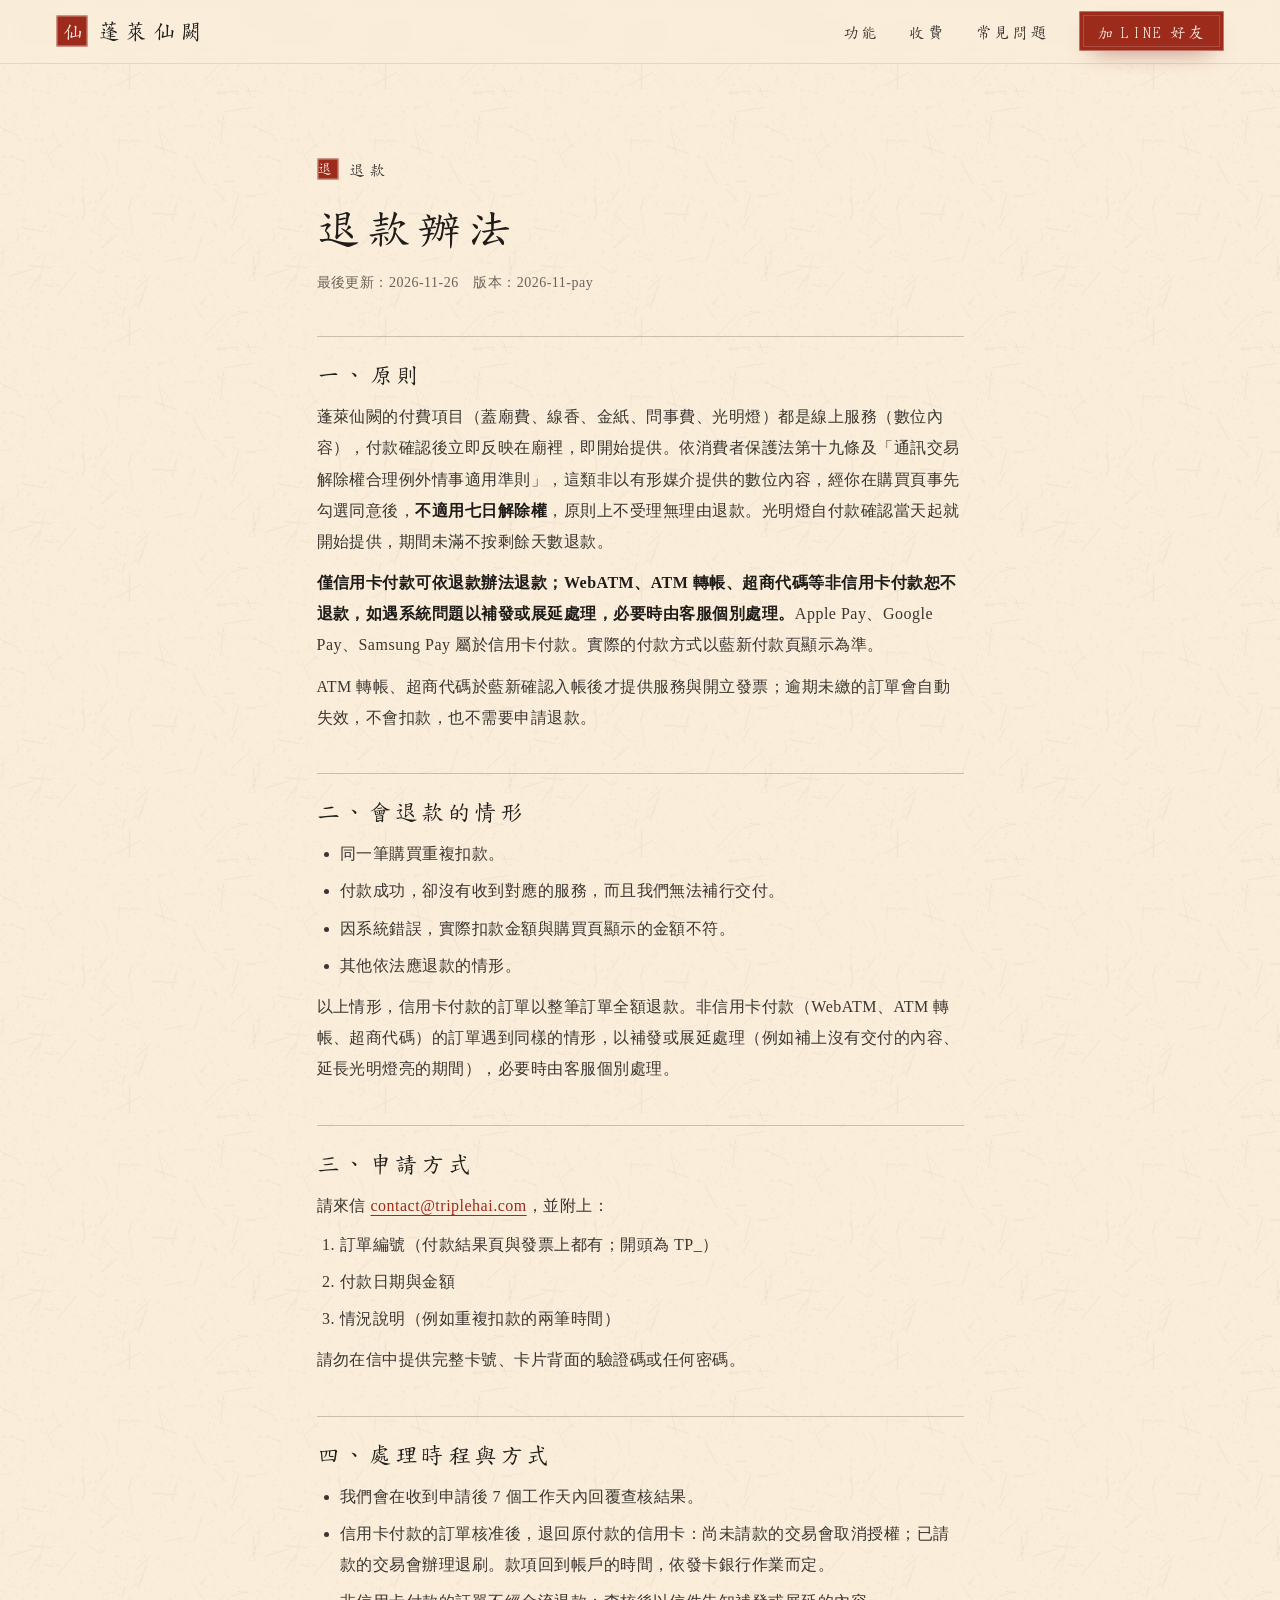
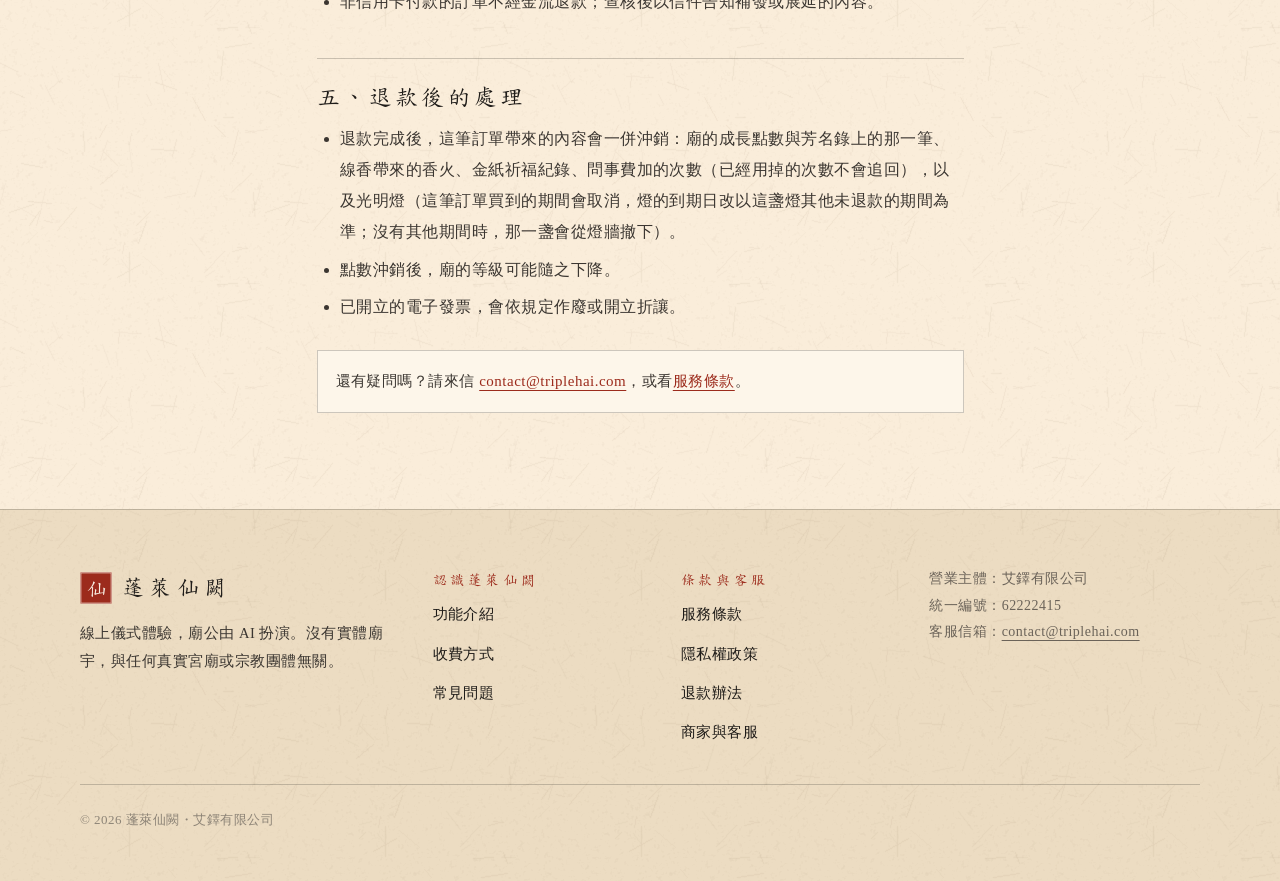
<file: docs/refunds.html>
<!doctype html>
<html lang="zh-Hant-TW">
<head>
<meta charset="utf-8">
<meta name="viewport" content="width=device-width, initial-scale=1, viewport-fit=cover">
<script async src="https://www.googletagmanager.com/gtag/js?id=G-6KMVJK1X1X"></script><script>window.dataLayer=window.dataLayer||[];function gtag(){dataLayer.push(arguments);}gtag('js',new Date());gtag('config','G-6KMVJK1X1X');document.addEventListener('click',function(e){var a=e.target.closest&&e.target.closest('a[href*="line.me"],a[href*="lin.ee"]');if(!a)return;var c=a.closest('[data-cta]'),s=a.closest('section,article,header,footer');gtag('event','line_click',{link_url:a.href,page_path:location.pathname,cta_position:c?c.getAttribute('data-cta'):(s&&s.id)||'other'});},true);</script>
<title>退款辦法｜蓬萊仙闕</title>
<meta name="description" content="蓬萊仙闕退款辦法：線上服務的退款原則、會退款的情形、申請方式與處理時程。僅信用卡付款可依退款辦法退款；WebATM、ATM 轉帳、超商代碼等非信用卡付款恕不退款，系統問題以補發或展延處理。">
<meta name="theme-color" content="#faedda">
<link rel="canonical" href="https://triplehai.com/temple/refunds.html">
<meta property="og:type" content="article">
<meta property="og:site_name" content="蓬萊仙闕">
<meta property="og:locale" content="zh_TW">
<meta property="og:title" content="退款辦法｜蓬萊仙闕">
<meta property="og:description" content="蓬萊仙闕退款辦法：線上服務的退款原則、會退款的情形、申請方式與處理時程。僅信用卡付款可依退款辦法退款；WebATM、ATM 轉帳、超商代碼等非信用卡付款恕不退款，系統問題以補發或展延處理。">
<meta property="og:url" content="https://triplehai.com/temple/refunds.html">
<meta property="og:image" content="https://triplehai.com/temple/og-image.jpg">
<meta property="og:image:width" content="1200">
<meta property="og:image:height" content="630">
<meta property="og:image:alt" content="蓬萊仙闕：宣紙上的水墨遠山與一輪淡朱色的日，寫著「心裡有事的時候，這裡有一炷香的安靜。」">
<meta name="twitter:card" content="summary_large_image">
<meta name="twitter:title" content="退款辦法｜蓬萊仙闕">
<meta name="twitter:description" content="蓬萊仙闕退款辦法：線上服務的退款原則、會退款的情形、申請方式與處理時程。僅信用卡付款可依退款辦法退款；WebATM、ATM 轉帳、超商代碼等非信用卡付款恕不退款，系統問題以補發或展延處理。">
<meta name="twitter:image" content="https://triplehai.com/temple/og-image.jpg">
<link rel="icon" href="favicon.svg" type="image/svg+xml">
<link rel="icon" href="favicon-32.png" type="image/png" sizes="32x32">
<link rel="apple-touch-icon" href="apple-touch-icon.png">
<link rel="preload" href="fonts/kai-hero.woff2" as="font" type="font/woff2" crossorigin>
<link rel="stylesheet" href="site.css">
<script type="application/ld+json">{"@context":"https://schema.org","@type":"BreadcrumbList","itemListElement":[{"@type":"ListItem","position":1,"name":"蓬萊仙闕","item":"https://triplehai.com/temple/"},{"@type":"ListItem","position":2,"name":"退款辦法","item":"https://triplehai.com/temple/refunds.html"}]}</script>
</head>
<body>
<a class="skip" href="#main">跳到主要內容</a>
<header class="site-head">
  <a class="brand" href="./" aria-label="蓬萊仙闕首頁"><span class="seal" aria-hidden="true">仙</span><span class="brand-name">蓬萊仙闕</span></a>
  <nav class="nav" aria-label="主選單">
    <a href="features.html">功能</a>
    <a href="plans.html">收費</a>
    <a href="faq.html">常見問題</a>
    <a class="btn btn-line nav-cta" href="https://line.me/R/ti/p/%40564szswh" rel="noopener" data-cta="header">加 LINE 好友</a>
  </nav>
</header>

<main id="main">
<article class="doc">
  <p class="kicker"><span class="seal sm" aria-hidden="true">退</span>退款</p>
  <h1>退款辦法</h1>
  <p class="doc-date">最後更新：2026-11-26　版本：2026-11-pay</p>

  <h2>一、原則</h2>
  <p>蓬萊仙闕的付費項目（蓋廟費、線香、金紙、問事費、光明燈）都是線上服務（數位內容），付款確認後立即反映在廟裡，即開始提供。依消費者保護法第十九條及「通訊交易解除權合理例外情事適用準則」，這類非以有形媒介提供的數位內容，經你在購買頁事先勾選同意後，<strong>不適用七日解除權</strong>，原則上不受理無理由退款。光明燈自付款確認當天起就開始提供，期間未滿不按剩餘天數退款。</p>
  <p><strong>僅信用卡付款可依退款辦法退款；WebATM、ATM 轉帳、超商代碼等非信用卡付款恕不退款，如遇系統問題以補發或展延處理，必要時由客服個別處理。</strong>Apple Pay、Google Pay、Samsung Pay 屬於信用卡付款。實際的付款方式以藍新付款頁顯示為準。</p>
  <p>ATM 轉帳、超商代碼於藍新確認入帳後才提供服務與開立發票；逾期未繳的訂單會自動失效，不會扣款，也不需要申請退款。</p>

  <h2>二、會退款的情形</h2>
  <ul>
    <li>同一筆購買重複扣款。</li>
    <li>付款成功，卻沒有收到對應的服務，而且我們無法補行交付。</li>
    <li>因系統錯誤，實際扣款金額與購買頁顯示的金額不符。</li>
    <li>其他依法應退款的情形。</li>
  </ul>
  <p>以上情形，信用卡付款的訂單以整筆訂單全額退款。非信用卡付款（WebATM、ATM 轉帳、超商代碼）的訂單遇到同樣的情形，以補發或展延處理（例如補上沒有交付的內容、延長光明燈亮的期間），必要時由客服個別處理。</p>

  <h2>三、申請方式</h2>
  <p>請來信 <a href="mailto:contact@triplehai.com">contact@triplehai.com</a>，並附上：</p>
  <ol>
    <li>訂單編號（付款結果頁與發票上都有；開頭為 TP_）</li>
    <li>付款日期與金額</li>
    <li>情況說明（例如重複扣款的兩筆時間）</li>
  </ol>
  <p>請勿在信中提供完整卡號、卡片背面的驗證碼或任何密碼。</p>

  <h2>四、處理時程與方式</h2>
  <ul>
    <li>我們會在收到申請後 7 個工作天內回覆查核結果。</li>
    <li>信用卡付款的訂單核准後，退回原付款的信用卡：尚未請款的交易會取消授權；已請款的交易會辦理退刷。款項回到帳戶的時間，依發卡銀行作業而定。</li>
    <li>非信用卡付款的訂單不經金流退款；查核後以信件告知補發或展延的內容。</li>
  </ul>

  <h2>五、退款後的處理</h2>
  <ul>
    <li>退款完成後，這筆訂單帶來的內容會一併沖銷：廟的成長點數與芳名錄上的那一筆、線香帶來的香火、金紙祈福紀錄、問事費加的次數（已經用掉的次數不會追回），以及光明燈（這筆訂單買到的期間會取消，燈的到期日改以這盞燈其他未退款的期間為準；沒有其他期間時，那一盞會從燈牆撤下）。</li>
    <li>點數沖銷後，廟的等級可能隨之下降。</li>
    <li>已開立的電子發票，會依規定作廢或開立折讓。</li>
  </ul>

  <p class="doc-note">還有疑問嗎？請來信 <a href="mailto:contact@triplehai.com">contact@triplehai.com</a>，或看<a href="terms.html">服務條款</a>。</p>
</article>
</main>

<footer class="site-foot">
  <div class="foot-in">
    <div class="foot-brand">
      <a class="brand" href="./"><span class="seal" aria-hidden="true">仙</span><span class="brand-name">蓬萊仙闕</span></a>
      <p class="fine">線上儀式體驗，廟公由 AI 扮演。沒有實體廟宇，與任何真實宮廟或宗教團體無關。</p>
    </div>
    <nav class="foot-links" aria-label="認識蓬萊仙闕">
      <p class="foot-h">認識蓬萊仙闕</p>
      <a href="features.html">功能介紹</a><a href="plans.html">收費方式</a><a href="faq.html">常見問題</a>
    </nav>
    <nav class="foot-links" aria-label="條款與客服">
      <p class="foot-h">條款與客服</p>
      <a href="terms.html">服務條款</a><a href="privacy.html">隱私權政策</a><a href="refunds.html">退款辦法</a><a href="contact.html">商家與客服</a>
    </nav>
    <p class="foot-co">營業主體：艾鐸有限公司<br>統一編號：62222415<br>客服信箱：<a href="mailto:contact@triplehai.com">contact@triplehai.com</a></p>
    <p class="copy">© 2026 蓬萊仙闕・艾鐸有限公司</p>
  </div>
</footer>
</body>
</html>
</file>
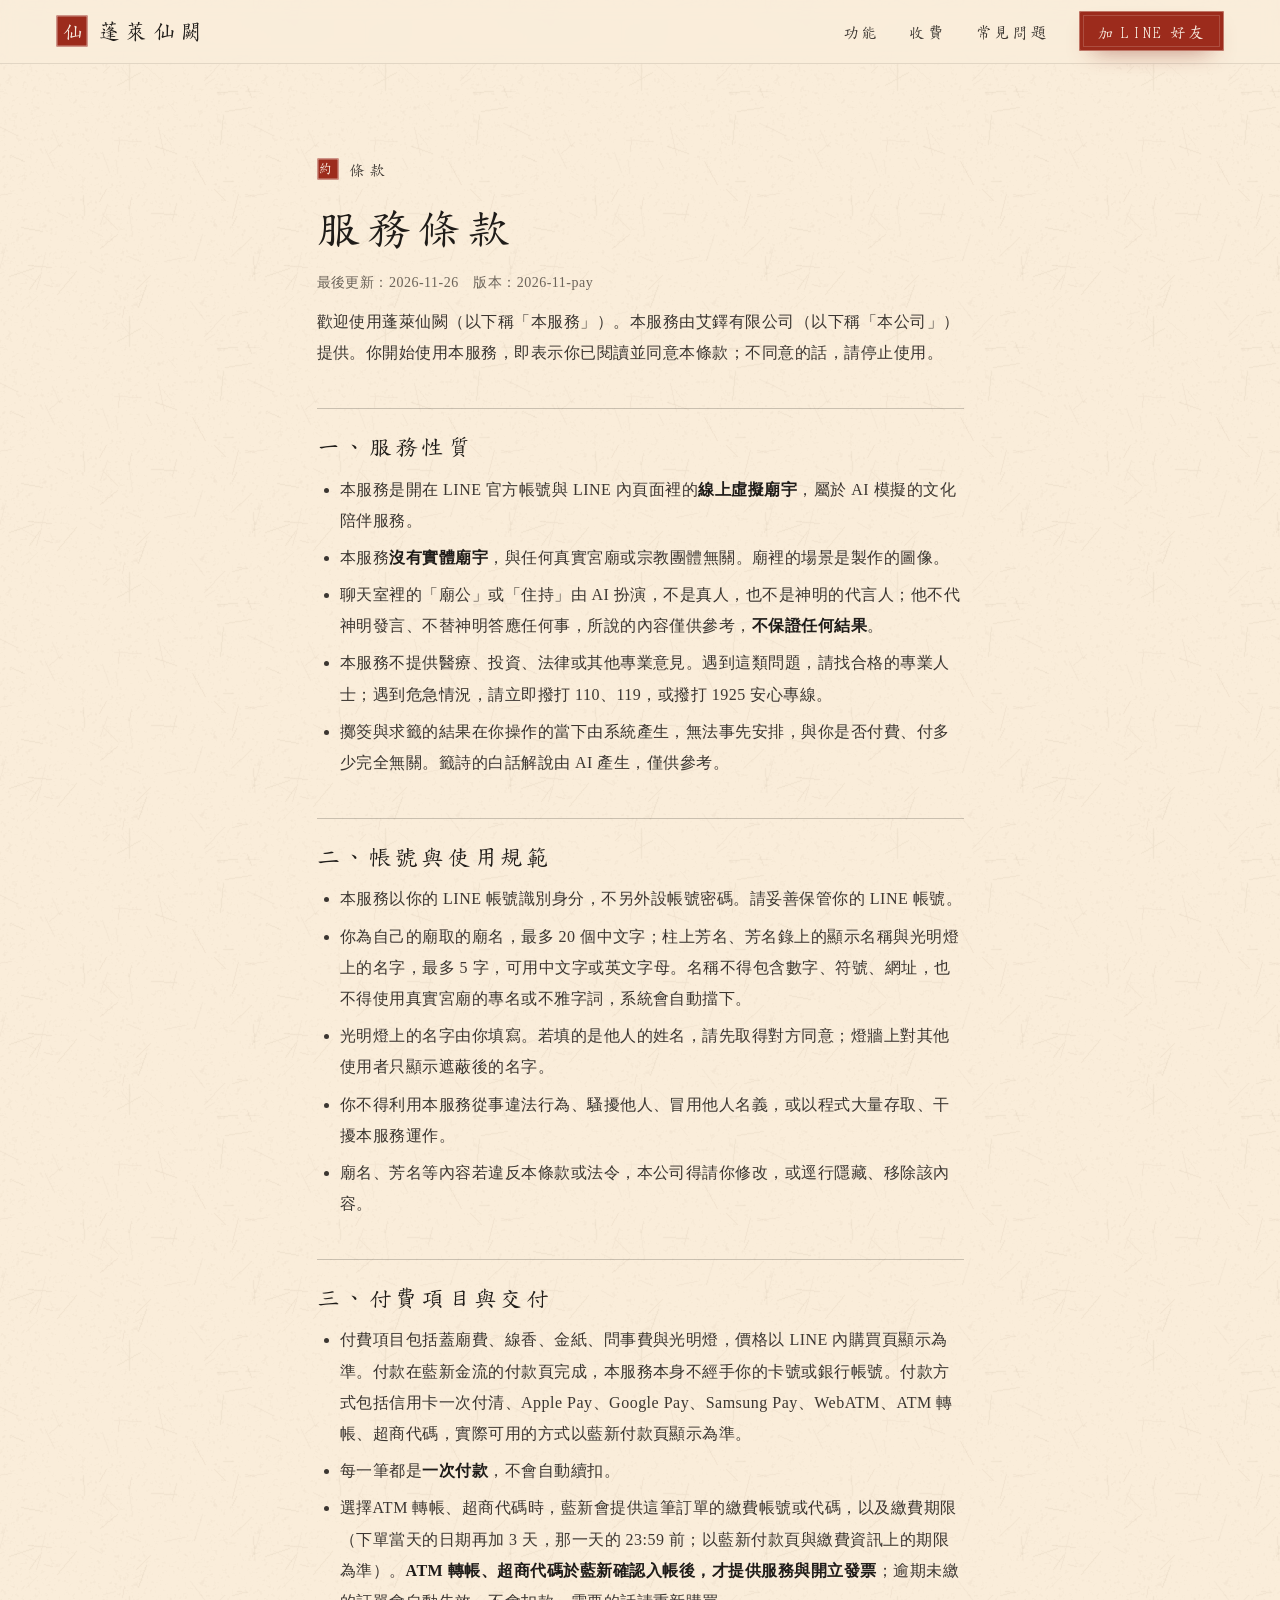
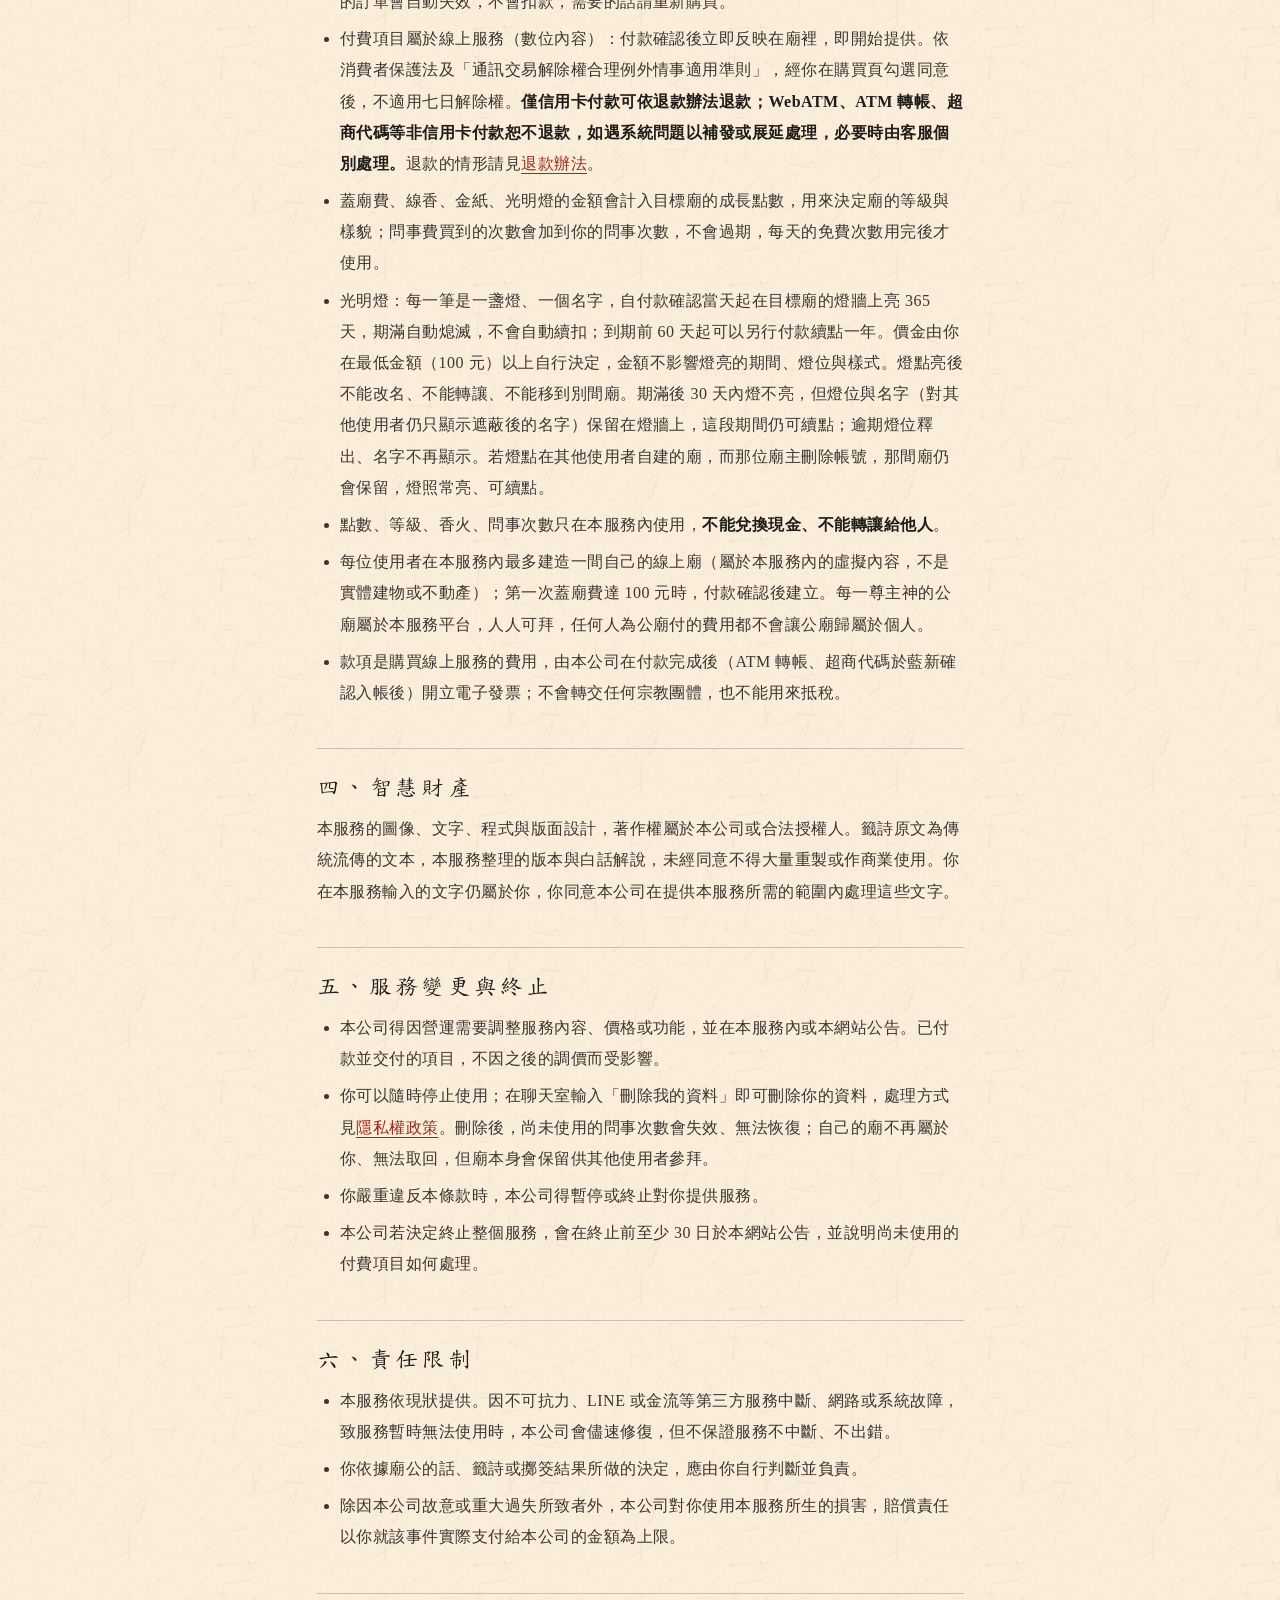
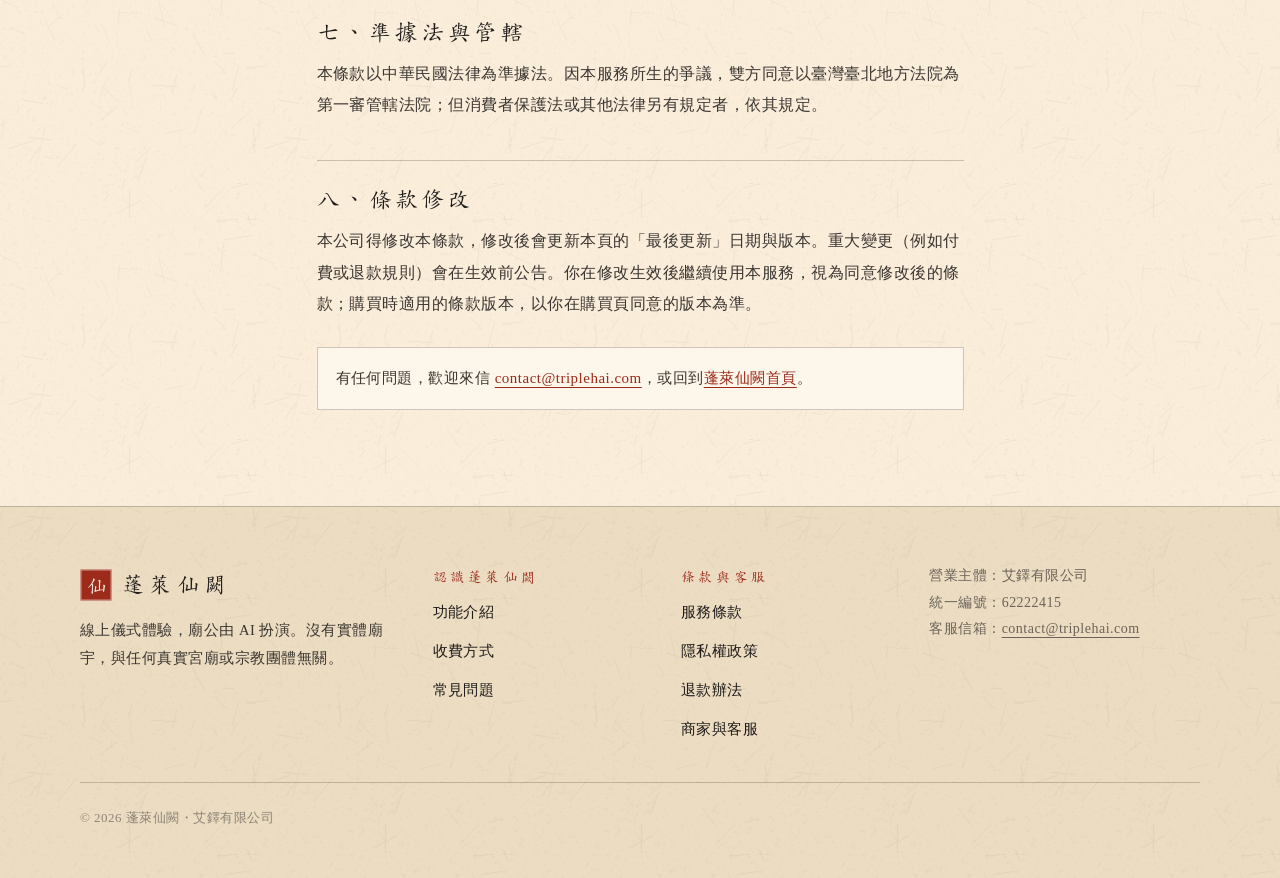
<file: docs/terms.html>
<!doctype html>
<html lang="zh-Hant-TW">
<head>
<meta charset="utf-8">
<meta name="viewport" content="width=device-width, initial-scale=1, viewport-fit=cover">
<script async src="https://www.googletagmanager.com/gtag/js?id=G-6KMVJK1X1X"></script><script>window.dataLayer=window.dataLayer||[];function gtag(){dataLayer.push(arguments);}gtag('js',new Date());gtag('config','G-6KMVJK1X1X');document.addEventListener('click',function(e){var a=e.target.closest&&e.target.closest('a[href*="line.me"],a[href*="lin.ee"]');if(!a)return;var c=a.closest('[data-cta]'),s=a.closest('section,article,header,footer');gtag('event','line_click',{link_url:a.href,page_path:location.pathname,cta_position:c?c.getAttribute('data-cta'):(s&&s.id)||'other'});},true);</script>
<title>服務條款｜蓬萊仙闕</title>
<meta name="description" content="蓬萊仙闕服務條款：服務性質、使用規範、付費項目與交付、責任限制與準據法。">
<meta name="theme-color" content="#faedda">
<link rel="canonical" href="https://triplehai.com/temple/terms.html">
<meta property="og:type" content="article">
<meta property="og:site_name" content="蓬萊仙闕">
<meta property="og:locale" content="zh_TW">
<meta property="og:title" content="服務條款｜蓬萊仙闕">
<meta property="og:description" content="蓬萊仙闕服務條款：服務性質、使用規範、付費項目與交付、責任限制與準據法。">
<meta property="og:url" content="https://triplehai.com/temple/terms.html">
<meta property="og:image" content="https://triplehai.com/temple/og-image.jpg">
<meta property="og:image:width" content="1200">
<meta property="og:image:height" content="630">
<meta property="og:image:alt" content="蓬萊仙闕：宣紙上的水墨遠山與一輪淡朱色的日，寫著「心裡有事的時候，這裡有一炷香的安靜。」">
<meta name="twitter:card" content="summary_large_image">
<meta name="twitter:title" content="服務條款｜蓬萊仙闕">
<meta name="twitter:description" content="蓬萊仙闕服務條款：服務性質、使用規範、付費項目與交付、責任限制與準據法。">
<meta name="twitter:image" content="https://triplehai.com/temple/og-image.jpg">
<link rel="icon" href="favicon.svg" type="image/svg+xml">
<link rel="icon" href="favicon-32.png" type="image/png" sizes="32x32">
<link rel="apple-touch-icon" href="apple-touch-icon.png">
<link rel="preload" href="fonts/kai-hero.woff2" as="font" type="font/woff2" crossorigin>
<link rel="stylesheet" href="site.css">
<script type="application/ld+json">{"@context":"https://schema.org","@type":"BreadcrumbList","itemListElement":[{"@type":"ListItem","position":1,"name":"蓬萊仙闕","item":"https://triplehai.com/temple/"},{"@type":"ListItem","position":2,"name":"服務條款","item":"https://triplehai.com/temple/terms.html"}]}</script>
</head>
<body>
<a class="skip" href="#main">跳到主要內容</a>
<header class="site-head">
  <a class="brand" href="./" aria-label="蓬萊仙闕首頁"><span class="seal" aria-hidden="true">仙</span><span class="brand-name">蓬萊仙闕</span></a>
  <nav class="nav" aria-label="主選單">
    <a href="features.html">功能</a>
    <a href="plans.html">收費</a>
    <a href="faq.html">常見問題</a>
    <a class="btn btn-line nav-cta" href="https://line.me/R/ti/p/%40564szswh" rel="noopener" data-cta="header">加 LINE 好友</a>
  </nav>
</header>

<main id="main">
<article class="doc">
  <p class="kicker"><span class="seal sm" aria-hidden="true">約</span>條款</p>
  <h1>服務條款</h1>
  <p class="doc-date">最後更新：2026-11-26　版本：2026-11-pay</p>

  <p>歡迎使用蓬萊仙闕（以下稱「本服務」）。本服務由艾鐸有限公司（以下稱「本公司」）提供。你開始使用本服務，即表示你已閱讀並同意本條款；不同意的話，請停止使用。</p>

  <h2>一、服務性質</h2>
  <ul>
    <li>本服務是開在 LINE 官方帳號與 LINE 內頁面裡的<strong>線上虛擬廟宇</strong>，屬於 AI 模擬的文化陪伴服務。</li>
    <li>本服務<strong>沒有實體廟宇</strong>，與任何真實宮廟或宗教團體無關。廟裡的場景是製作的圖像。</li>
    <li>聊天室裡的「廟公」或「住持」由 AI 扮演，不是真人，也不是神明的代言人；他不代神明發言、不替神明答應任何事，所說的內容僅供參考，<strong>不保證任何結果</strong>。</li>
    <li>本服務不提供醫療、投資、法律或其他專業意見。遇到這類問題，請找合格的專業人士；遇到危急情況，請立即撥打 110、119，或撥打 1925 安心專線。</li>
    <li>擲筊與求籤的結果在你操作的當下由系統產生，無法事先安排，與你是否付費、付多少完全無關。籤詩的白話解說由 AI 產生，僅供參考。</li>
  </ul>

  <h2>二、帳號與使用規範</h2>
  <ul>
    <li>本服務以你的 LINE 帳號識別身分，不另外設帳號密碼。請妥善保管你的 LINE 帳號。</li>
    <li>你為自己的廟取的廟名，最多 20 個中文字；柱上芳名、芳名錄上的顯示名稱與光明燈上的名字，最多 5 字，可用中文字或英文字母。名稱不得包含數字、符號、網址，也不得使用真實宮廟的專名或不雅字詞，系統會自動擋下。</li>
    <li>光明燈上的名字由你填寫。若填的是他人的姓名，請先取得對方同意；燈牆上對其他使用者只顯示遮蔽後的名字。</li>
    <li>你不得利用本服務從事違法行為、騷擾他人、冒用他人名義，或以程式大量存取、干擾本服務運作。</li>
    <li>廟名、芳名等內容若違反本條款或法令，本公司得請你修改，或逕行隱藏、移除該內容。</li>
  </ul>

  <h2>三、付費項目與交付</h2>
  <ul>
    <li>付費項目包括蓋廟費、線香、金紙、問事費與光明燈，價格以 LINE 內購買頁顯示為準。付款在藍新金流的付款頁完成，本服務本身不經手你的卡號或銀行帳號。付款方式包括信用卡一次付清、Apple Pay、Google Pay、Samsung Pay、WebATM、ATM 轉帳、超商代碼，實際可用的方式以藍新付款頁顯示為準。</li>
    <li>每一筆都是<strong>一次付款</strong>，不會自動續扣。</li>
    <li>選擇ATM 轉帳、超商代碼時，藍新會提供這筆訂單的繳費帳號或代碼，以及繳費期限（下單當天的日期再加 3 天，那一天的 23:59 前；以藍新付款頁與繳費資訊上的期限為準）。<strong>ATM 轉帳、超商代碼於藍新確認入帳後，才提供服務與開立發票</strong>；逾期未繳的訂單會自動失效，不會扣款，需要的話請重新購買。</li>
    <li>付費項目屬於線上服務（數位內容）：付款確認後立即反映在廟裡，即開始提供。依消費者保護法及「通訊交易解除權合理例外情事適用準則」，經你在購買頁勾選同意後，不適用七日解除權。<strong>僅信用卡付款可依退款辦法退款；WebATM、ATM 轉帳、超商代碼等非信用卡付款恕不退款，如遇系統問題以補發或展延處理，必要時由客服個別處理。</strong>退款的情形請見<a href="refunds.html">退款辦法</a>。</li>
    <li>蓋廟費、線香、金紙、光明燈的金額會計入目標廟的成長點數，用來決定廟的等級與樣貌；問事費買到的次數會加到你的問事次數，不會過期，每天的免費次數用完後才使用。</li>
    <li>光明燈：每一筆是一盞燈、一個名字，自付款確認當天起在目標廟的燈牆上亮 365 天，期滿自動熄滅，不會自動續扣；到期前 60 天起可以另行付款續點一年。價金由你在最低金額（100 元）以上自行決定，金額不影響燈亮的期間、燈位與樣式。燈點亮後不能改名、不能轉讓、不能移到別間廟。期滿後 30 天內燈不亮，但燈位與名字（對其他使用者仍只顯示遮蔽後的名字）保留在燈牆上，這段期間仍可續點；逾期燈位釋出、名字不再顯示。若燈點在其他使用者自建的廟，而那位廟主刪除帳號，那間廟仍會保留，燈照常亮、可續點。</li>
    <li>點數、等級、香火、問事次數只在本服務內使用，<strong>不能兌換現金、不能轉讓給他人</strong>。</li>
    <li>每位使用者在本服務內最多建造一間自己的線上廟（屬於本服務內的虛擬內容，不是實體建物或不動產）；第一次蓋廟費達 100 元時，付款確認後建立。每一尊主神的公廟屬於本服務平台，人人可拜，任何人為公廟付的費用都不會讓公廟歸屬於個人。</li>
    <li>款項是購買線上服務的費用，由本公司在付款完成後（ATM 轉帳、超商代碼於藍新確認入帳後）開立電子發票；不會轉交任何宗教團體，也不能用來抵稅。</li>
  </ul>

  <h2>四、智慧財產</h2>
  <p>本服務的圖像、文字、程式與版面設計，著作權屬於本公司或合法授權人。籤詩原文為傳統流傳的文本，本服務整理的版本與白話解說，未經同意不得大量重製或作商業使用。你在本服務輸入的文字仍屬於你，你同意本公司在提供本服務所需的範圍內處理這些文字。</p>

  <h2>五、服務變更與終止</h2>
  <ul>
    <li>本公司得因營運需要調整服務內容、價格或功能，並在本服務內或本網站公告。已付款並交付的項目，不因之後的調價而受影響。</li>
    <li>你可以隨時停止使用；在聊天室輸入「刪除我的資料」即可刪除你的資料，處理方式見<a href="privacy.html">隱私權政策</a>。刪除後，尚未使用的問事次數會失效、無法恢復；自己的廟不再屬於你、無法取回，但廟本身會保留供其他使用者參拜。</li>
    <li>你嚴重違反本條款時，本公司得暫停或終止對你提供服務。</li>
    <li>本公司若決定終止整個服務，會在終止前至少 30 日於本網站公告，並說明尚未使用的付費項目如何處理。</li>
  </ul>

  <h2>六、責任限制</h2>
  <ul>
    <li>本服務依現狀提供。因不可抗力、LINE 或金流等第三方服務中斷、網路或系統故障，致服務暫時無法使用時，本公司會儘速修復，但不保證服務不中斷、不出錯。</li>
    <li>你依據廟公的話、籤詩或擲筊結果所做的決定，應由你自行判斷並負責。</li>
    <li>除因本公司故意或重大過失所致者外，本公司對你使用本服務所生的損害，賠償責任以你就該事件實際支付給本公司的金額為上限。</li>
  </ul>

  <h2>七、準據法與管轄</h2>
  <p>本條款以中華民國法律為準據法。因本服務所生的爭議，雙方同意以臺灣臺北地方法院為第一審管轄法院；但消費者保護法或其他法律另有規定者，依其規定。</p>

  <h2>八、條款修改</h2>
  <p>本公司得修改本條款，修改後會更新本頁的「最後更新」日期與版本。重大變更（例如付費或退款規則）會在生效前公告。你在修改生效後繼續使用本服務，視為同意修改後的條款；購買時適用的條款版本，以你在購買頁同意的版本為準。</p>

  <p class="doc-note">有任何問題，歡迎來信 <a href="mailto:contact@triplehai.com">contact@triplehai.com</a>，或回到<a href="./">蓬萊仙闕首頁</a>。</p>
</article>
</main>

<footer class="site-foot">
  <div class="foot-in">
    <div class="foot-brand">
      <a class="brand" href="./"><span class="seal" aria-hidden="true">仙</span><span class="brand-name">蓬萊仙闕</span></a>
      <p class="fine">線上儀式體驗，廟公由 AI 扮演。沒有實體廟宇，與任何真實宮廟或宗教團體無關。</p>
    </div>
    <nav class="foot-links" aria-label="認識蓬萊仙闕">
      <p class="foot-h">認識蓬萊仙闕</p>
      <a href="features.html">功能介紹</a><a href="plans.html">收費方式</a><a href="faq.html">常見問題</a>
    </nav>
    <nav class="foot-links" aria-label="條款與客服">
      <p class="foot-h">條款與客服</p>
      <a href="terms.html">服務條款</a><a href="privacy.html">隱私權政策</a><a href="refunds.html">退款辦法</a><a href="contact.html">商家與客服</a>
    </nav>
    <p class="foot-co">營業主體：艾鐸有限公司<br>統一編號：62222415<br>客服信箱：<a href="mailto:contact@triplehai.com">contact@triplehai.com</a></p>
    <p class="copy">© 2026 蓬萊仙闕・艾鐸有限公司</p>
  </div>
</footer>
</body>
</html>
</file>
<file: docs/site.css>
/* 蓬萊仙闕官網：宣紙、墨色、朱印。全站共用一份。
   楷書是 Penglai Kai（全字庫正楷體的子集，OFL 1.1，見 fonts/OFL.txt、fonts/NOTICE），
   由 tools/subset_font.py 依頁面用字切成三份並改寫下面的 @font-face 區塊；首頁內文也用楷書，其他頁內文用系統明體。 */
/* @font-face：由 tools/subset_font.py 產生，勿手改 */
@font-face { font-family: "Penglai Kai"; src: url("fonts/kai-hero.woff2") format("woff2"); font-weight: 400; font-display: swap;
  unicode-range: U+24-26, U+2B, U+2D-3A, U+40-5A, U+61-7A, U+2014, U+2026-2027, U+3001-3002, U+300C-300F, U+4E00, U+4E0A-4E0B, U+4E0D, U+4E3B, U+4E4B, U+4E8B, U+4EBA, U+4ED9, U+500B, U+5019, U+5100, U+516C, U+524D, U+529F-52A0, U+53CB, U+554F, U+591C, U+597D, U+5B87, U+5B89, U+5B9A, U+5BE6, U+5E38, U+5EDF, U+5F0F, U+5FC3, U+5FF5, U+610F, U+6253, U+626E, U+62DC, U+62FF, U+639B, U+6536, U+6642, U+6709, U+6C92, U+6F14, U+70B7, U+7528, U+7531, U+7684, U+7761, U+7DDA, U+80FD, U+840A, U+8457, U+84EC, U+88E1, U+898B, U+8CBB, U+8F09, U+9019, U+9032, U+9322, U+958B, U+95D5, U+975C, U+984C, U+9999, U+9A57, U+9AD4, U+FF01, U+FF08-FF09, U+FF0C-FF0D, U+FF1A-FF1B, U+FF1F; }
@font-face { font-family: "Penglai Kai"; src: url("fonts/kai-home.woff2") format("woff2"); font-weight: 400; font-display: swap;
  unicode-range: U+4E5F, U+4E82, U+4E9B, U+4EA4, U+4EC0, U+4ECB, U+4ECD, U+4ED6, U+4ED8, U+4EE3, U+4EE5, U+4EFB, U+4EFD, U+4F46, U+4F4D, U+4F55, U+4F60, U+4F86, U+4F9B, U+4FDD, U+4FE1, U+505A, U+50CF, U+5149, U+5152, U+5165, U+5167-5168, U+5176, U+51FA, U+5225, U+522A, U+5230, U+52D9, U+5305, U+5347, U+53BB, U+53C3, U+53EA, U+53EF, U+53F8, U+540D, U+5411, U+542B, U+552E, U+5546, U+55CE, U+56DE, U+5716, U+5718, U+5728, U+5750, U+578B, U+5834, U+58F9, U+5929, U+59CB, U+59D3, U+5B57-5B58, U+5B83, U+5B97, U+5BA2, U+5BA4, U+5BAE, U+5BB6, U+5BB9, U+5BC6, U+5C31, U+5DF1, U+5E7E, U+5F88, U+5F97, U+600E, U+60C5, U+60F3, U+6162, U+61C9, U+6211, U+6216, U+628A, U+6389, U+64F2, U+652F, U+653F, U+6559, U+6599, U+65B9, U+660E, U+662F, U+666F, U+66FF, U+6703, U+670D, U+679C, U+689D, U+695A, U+696D, U+6A21, U+6B0A, U+6B21, U+6B3E, U+6B63, U+6BBF, U+6BCF, U+6C42, U+6C7A, U+6CD5, U+6E05, U+70BA, U+7121, U+7159, U+71C8, U+71D2, U+71DF, U+7246, U+7406, U+756B, U+767C, U+76DE, U+76EE, U+770B, U+771F, U+78BC, U+793A, U+7948, U+795E, U+7968, U+798F, U+79C1, U+7B4A, U+7B56, U+7BB1, U+7BC4, U+7C64, U+7D19, U+7D39, U+7D50, U+7D66, U+7D71, U+7DE8, U+7E6A, U+8005, U+804A, U+81EA, U+8207, U+827E, U+84CB, U+8655, U+865F, U+884C, U+88FD, U+8981, U+8986, U+89E3, U+8A00, U+8A69, U+8A71, U+8A8D, U+8AAA, U+8AB0, U+8B1B, U+8B49, U+8B58, U+8CB3, U+8CC7, U+8D77, U+8DDF, U+8DF3, U+8F38, U+8FA6, U+9000, U+9060, U+9078, U+9084, U+90E8, U+90FD, U+91D1, U+92B7, U+9438, U+95DC, U+9650, U+9664, U+966A, U+96B1, U+96E2, U+9762, U+9805, U+9EBC, U+9ED8, U+9EDE, U+FF5C; }
@font-face { font-family: "Penglai Kai"; src: url("fonts/kai-site.woff2") format("woff2"); font-weight: 400; font-display: swap;
  unicode-range: U+4E03, U+4E09, U+4E86, U+4E8C, U+4E94, U+4EAE, U+4F7F, U+4FEE, U+5011, U+5074, U+50F9, U+5141, U+5148, U+514D, U+516B, U+516D, U+518D, U+5206, U+5229, U+5236, U+5247, U+5341, U+5361, U+5371, U+539F, U+54EA, U+55AE, U+56DB, U+5730, U+5740, U+586B, U+591A, U+5927, U+5949, U+5B50, U+5B8C, U+5B98, U+5C0A, U+5C0D, U+5C0F, U+5DDD, U+5DEE, U+5E33, U+5E74, U+5EA7, U+5F35, U+5F62, U+5F8C, U+5F9E, U+6025, U+6027, U+6167, U+624D, U+627E, U+6301, U+63DB, U+64DA, U+6539, U+6578, U+65BC, U+667A, U+66C6, U+66F4, U+671F, U+675F, U+683C, U+6A13, U+6B62, U+6BD4, U+6D41, U+6DFB, U+6E96, U+706B, U+7210, U+73FE, U+7522, U+7532-7533, U+7559, U+7576, U+7591, U+78DA, U+7960, U+7A0B, U+7A31, U+7B2C, U+7B46, U+7B97, U+7BA1, U+7C37, U+7D04, U+7D1A, U+7D42, U+7D61, U+7DB2, U+7E8C, U+8056, U+806F, U+8490, U+88AB, U+898F, U+89BD, U+8A08, U+8A0A, U+8A18, U+8ACB, U+8B77, U+8B8A, U+8CA1, U+8CAC, U+8CB7, U+8CEA, U+8CFC, U+8D70, U+8F03, U+8F44, U+8FF7, U+9001, U+9023, U+9047, U+90A3, U+91CD, U+9418, U+9593, U+96AA, U+96C6, U+9801, U+9806, U+984D, U+985E, U+9996, U+9F13; }
/* @font-face 結束 */
:root {
  --paper: #faedda;
  --paper-hi: #fdf6ea;
  --paper-2: #f3e4cc;
  --paper-3: #ecdcc2;
  --ink: #1f1c19;
  --ink-2: #3b3631;
  --muted: #6b6359;
  --faint: #8d8477;
  --line: rgba(31, 28, 25, .22);
  --line-soft: rgba(31, 28, 25, .11);
  --red: #9c2b1c;
  --red-deep: #7d2014;
  --red-soft: rgba(156, 43, 28, .08);
  --kai: "Penglai Kai", "DFKai-SB", "BiauKai", "標楷體", "Kaiti TC", serif;
  --body: "Songti TC", "PMingLiU", "Noto Serif CJK TC", "Noto Serif TC", serif;
  --gutter: clamp(18px, 5vw, 56px);
  --max: 1120px;
  --grain: url("img/paper-grain.webp");   /* 可平鋪的宣紙纖維紋（tools/build_img.py 產生） */
}

*, *::before, *::after { box-sizing: border-box; }
html { -webkit-text-size-adjust: 100%; scroll-padding-top: 72px; }
body {
  margin: 0; background: var(--paper) var(--grain); color: var(--ink);
  font-family: var(--body); font-size: 16.5px; line-height: 1.95; letter-spacing: .03em;
  overflow-x: hidden; -webkit-font-smoothing: antialiased;
}
body.home { font-family: var(--kai); font-size: 17.5px; letter-spacing: .05em; }
img { display: block; max-width: 100%; height: auto; }
a { color: var(--red); text-underline-offset: .25em; text-decoration-thickness: 1px; }
a:hover { color: var(--red-deep); }
:focus-visible { outline: 2px solid var(--red); outline-offset: 3px; }
h1, h2, h3, summary, dt, th, figcaption { font-family: var(--kai); font-weight: 400; }
h1, h2, h3 { margin: 0; line-height: 1.4; color: var(--ink); }
p, ul, ol, dl, dd, figure { margin: 0; }
.skip { position: absolute; left: -999px; top: 8px; z-index: 99; padding: 8px 14px; background: var(--ink); color: var(--paper); }
.skip:focus { left: 8px; }
.wrap { width: min(var(--max), 100% - var(--gutter) * 2); margin-inline: auto; }
.nw { display: inline-block; }
.fine { font-size: 14px; color: var(--muted); }

/* 朱印 */
.seal {
  display: inline-grid; place-items: center; flex: none; width: 32px; height: 32px; border-radius: 2px;
  background: var(--red); color: #f7ece0; font-family: var(--kai); font-size: 20px; line-height: 1;
  box-shadow: inset 0 0 0 1.5px rgba(247, 236, 224, .55);
}
.seal.sm { width: 22px; height: 22px; font-size: 14px; }

/* 按鈕：朱印色，沉穩、一眼看得出可以按 */
.btn {
  display: inline-flex; align-items: center; justify-content: center; max-width: 100%;
  min-height: 54px; padding: 0 30px; border-radius: 2px; text-decoration: none; white-space: nowrap;
  font-family: var(--kai); font-size: 19px; letter-spacing: .2em;
  transition: background-color .25s ease, box-shadow .25s ease, transform .15s ease;
}
.btn-line {
  color: #f8efe3; background: var(--red);
  box-shadow: inset 0 0 0 1px rgba(248, 239, 227, .38), inset 0 0 0 4px var(--red), inset 0 0 0 5px rgba(248, 239, 227, .18), 0 10px 24px -14px rgba(125, 32, 20, .8);
}
.btn-line:hover { color: #fff7ec; background: var(--red-deep); box-shadow: inset 0 0 0 1px rgba(248, 239, 227, .45), inset 0 0 0 4px var(--red-deep), inset 0 0 0 5px rgba(248, 239, 227, .2), 0 12px 26px -14px rgba(125, 32, 20, .9); }
.btn-line:active { transform: translateY(1px); }
.btn-line:focus-visible { outline-color: var(--ink); }
.btn-ghost { color: var(--ink); border: 1px solid var(--ink); background: transparent; font-size: 17px; }
.btn-ghost:hover { color: var(--paper); background: var(--ink); }
@media (max-width: 420px) { .btn { padding-inline: 16px; letter-spacing: .12em; font-size: clamp(16px, 4.8vw, 19px); } }

/* 頁首 */
.site-head {
  position: sticky; top: 0; z-index: 30; display: flex; align-items: center; justify-content: space-between; gap: 12px;
  padding: 10px var(--gutter); background: rgba(250, 237, 218, .86); border-bottom: 1px solid var(--line-soft);
  -webkit-backdrop-filter: blur(8px); backdrop-filter: blur(8px);
}
.brand { display: inline-flex; align-items: center; gap: 10px; color: var(--ink); text-decoration: none; }
.brand:hover { color: var(--ink); }
.brand-name { font-family: var(--kai); font-size: 22px; letter-spacing: .24em; }
.nav { display: flex; align-items: center; gap: clamp(14px, 3vw, 30px); font-family: var(--kai); }
/* 點擊範圍加大到約 44px 高，用負邊界抵銷，視覺不變 */
.nav a:not(.btn) { color: var(--ink-2); text-decoration: none; font-size: 16px; letter-spacing: .14em; padding: 10px 6px; margin: -10px -6px; }
.nav a:not(.btn):hover { color: var(--red); }
.nav a[aria-current="page"] { color: var(--ink); text-decoration: underline; text-decoration-color: var(--red); text-decoration-thickness: 2px; }
.nav .nav-cta { display: none; }
@media (min-width: 900px) { .nav .nav-cta { display: inline-flex; min-height: 40px; padding: 0 18px; font-size: 16px; letter-spacing: .14em; } }
@media (max-width: 380px) { .brand-name { font-size: 19px; letter-spacing: .14em; } .nav { gap: 12px; } .nav a:not(.btn) { font-size: 15px; letter-spacing: .06em; } }

/* ================================================================ 首頁 */
/* 首屏：宣紙上的水墨（靜態圖先鋪底，WebGL 起來後淡入覆蓋；見 ink.js） */
.hero { position: relative; isolation: isolate; overflow: hidden; background: var(--paper); }
.hero-art { position: absolute; inset: 0; z-index: -2; }
.hero-art img { width: 100%; height: 100%; object-fit: cover; object-position: 12% 45%; }
/* 底緣淡出到紙色，接下一個區塊 */
.hero::after { content: ""; position: absolute; left: 0; right: 0; bottom: 0; height: 16%; z-index: -1; background: linear-gradient(180deg, rgba(250, 237, 218, 0), var(--paper)); pointer-events: none; }
.ink-canvas { position: absolute; inset: 0; z-index: -1; width: 100%; height: 100%; opacity: 0; transition: opacity 1.4s ease; pointer-events: none; }
.ink-canvas.on { opacity: 1; }
.hero-in { position: relative; display: grid; grid-template-rows: 1fr auto; min-height: calc(100svh - 57px); padding: 26px var(--gutter) 30px; }
.hero-title {
  position: relative; justify-self: end; align-self: start; writing-mode: vertical-rl; margin: 0;
  font-size: clamp(30px, 8.4vw, 40px); line-height: 1.5; letter-spacing: .14em; color: var(--ink);
  text-shadow: 0 0 18px rgba(250, 237, 218, .95), 0 0 3px rgba(250, 237, 218, .95);
}
/* 文字護邊：紙色的柔光墊在字後面（墨畫在下面，字始終清楚；ink.js 也會在 data-ink-guard 範圍內把墨淡掉） */
.hero-title::before { content: ""; position: absolute; inset: -22px -26px; z-index: -1; background: radial-gradient(closest-side, rgba(250, 237, 218, .82), rgba(250, 237, 218, .55) 60%, rgba(250, 237, 218, 0)); pointer-events: none; }
.hero-title span { display: block; white-space: nowrap; }
.hero-title span + span { margin-right: .3em; padding-top: 1.6em; }
.hero-copy { position: relative; align-self: end; max-width: 30em; }
.hero-copy::before { content: ""; position: absolute; inset: -40px calc(var(--gutter) * -1) -30px; z-index: -1; background: linear-gradient(0deg, rgba(250, 237, 218, .94) 55%, rgba(250, 237, 218, 0)); pointer-events: none; }
.eyebrow { display: flex; align-items: center; gap: 10px; color: var(--red); font-size: 14px; letter-spacing: .28em; }
.eyebrow::before { content: ""; width: 26px; height: 1px; background: currentColor; }
.hero .lead { margin-top: 12px; color: var(--ink-2); font-size: clamp(17px, 4.5vw, 19px); line-height: 1.95; }
.hero .btn { margin-top: 20px; }
.btn-hero { width: 100%; }
.cta-note { margin-top: 12px; font-size: 14px; line-height: 1.8; color: var(--muted); letter-spacing: .06em; }
.hero-title span, .hero-copy > * { animation: ink-in 1.6s cubic-bezier(.2, .6, .2, 1) both; }
.hero-title span:last-child { animation-delay: .35s; }
.hero-copy > * { animation-delay: .7s; }
@keyframes ink-in { from { opacity: 0; filter: blur(6px); } to { opacity: 1; filter: none; } }
@media (prefers-reduced-motion: reduce) { *, *::before, *::after { animation: none !important; transition: none !important; } }
@media (max-width: 360px) { .cta-note { font-size: 13px; letter-spacing: 0; } }
@media (min-width: 900px) {
  .hero-art img { object-position: 50% 60%; }
  .hero-in { width: min(var(--max), 100% - var(--gutter) * 2); margin-inline: auto; padding: 0;
    min-height: min(800px, calc(100vh - 61px)); grid-template-rows: none; grid-template-columns: minmax(0, 400px) auto 1fr; gap: 56px; align-items: center; }
  .hero-title { order: 2; justify-self: start; align-self: center; font-size: clamp(40px, 3.6vw, 50px); }
  .hero-copy { order: 1; align-self: center; }
  .hero-copy::before { inset: -36px -40px; background: radial-gradient(closest-side, rgba(250, 237, 218, .8), rgba(250, 237, 218, .5) 65%, rgba(250, 237, 218, 0)); }
  .btn-hero { width: auto; }
}

/* 區塊通用 */
.sec { padding: clamp(72px, 13vw, 132px) 0; position: relative; }
.sec h2 { font-size: clamp(28px, 6.6vw, 40px); letter-spacing: .16em; }
.sec-quiet { text-align: center; font-size: clamp(20px, 4.6vw, 24px) !important; letter-spacing: .5em !important; color: var(--muted) !important; }
.more { display: inline-block; padding-block: 8px; font-family: var(--kai); font-size: 18px; letter-spacing: .14em; color: var(--ink); text-decoration: none; border-bottom: 1px solid var(--line); transition: border-color .2s ease; }
.more::after { content: "→"; display: inline-block; margin-left: .4em; transition: transform .2s ease; }
.more:hover { color: var(--ink); border-color: var(--red); }
.more:hover::after { transform: translateX(4px); }

/* 三幅掛軸：心安／祈福／問方向 */
.scrolls-sec { background: linear-gradient(180deg, var(--paper), var(--paper-2)); }
.scrolls { display: flex; justify-content: center; gap: clamp(12px, 4vw, 56px); margin-top: clamp(34px, 6vw, 56px); }
.scroll {
  position: relative; writing-mode: vertical-rl; display: flex; flex-direction: column; align-items: flex-start; gap: .6em;
  height: clamp(440px, 118vw, 560px); padding: 36px clamp(12px, 3vw, 26px); background: var(--paper-hi) var(--grain);
  box-shadow: 0 0 0 1px var(--line-soft), 0 24px 40px -30px rgba(31, 28, 25, .55);
}
.scroll::before, .scroll::after { content: ""; position: absolute; left: -8px; right: -8px; height: 9px; border-radius: 5px; background: linear-gradient(180deg, #4a3f35, #2a231d); }
.scroll::before { top: -5px; }
.scroll::after { bottom: -5px; }
.scroll h3 { font-size: clamp(24px, 6.4vw, 34px); letter-spacing: .3em; }
.scroll p { font-size: clamp(15px, 4vw, 19px); line-height: 1.9; letter-spacing: .12em; color: var(--ink-2); }
.scroll-seal { position: absolute; left: 10px; bottom: 18px; writing-mode: horizontal-tb; display: grid; place-items: center; width: 26px; height: 26px; border: 1.5px solid var(--red); border-radius: 2px; color: var(--red); font-size: 16px; line-height: 1; transform: rotate(-3deg); }
.scrolls-note { max-width: 32em; margin: clamp(36px, 6vw, 52px) auto 0; text-align: center; font-size: 15px; line-height: 2; color: var(--muted); }

/* 有些時候 */
.moments { text-align: center; }
.moment-lines { list-style: none; margin: 34px 0 0; padding: 0; }
.moment-lines li { font-size: clamp(20px, 5.4vw, 26px); letter-spacing: .2em; line-height: 2.6; color: var(--ink-2); }
.moment-lines li:last-child { margin-top: .6em; color: var(--ink); }

/* 怎麼開始 */
.start { background: var(--paper-2); border-block: 1px solid var(--line-soft); }
.start-in { display: grid; gap: 40px; }
.steps { display: flex; flex-wrap: wrap; gap: 14px 28px; margin: 22px 0 30px; padding: 0; list-style: none; }
.steps li { display: flex; align-items: center; gap: 10px; font-size: 20px; letter-spacing: .12em; }
.step-no { display: grid; place-items: center; width: 34px; height: 34px; border: 1px solid var(--ink); border-radius: 50%; font-size: 16px; }
.start-actions { display: flex; flex-wrap: wrap; align-items: center; gap: 18px 30px; }
.start-shot { justify-self: center; width: min(190px, 50vw); text-align: center; }
.start-shot figcaption { margin-top: 12px; font-size: 13.5px; letter-spacing: .06em; white-space: nowrap; color: var(--muted); }
@media (max-width: 520px) { .start-actions .btn { width: 100%; } }
@media (min-width: 900px) { .start-in { grid-template-columns: minmax(0, 1fr) auto; align-items: center; gap: 80px; } }

/* 手機畫面框 */
.phone { padding: 7px; border-radius: 26px; background: #26221e; box-shadow: 0 0 0 1px rgba(31, 28, 25, .5), 0 24px 46px -24px rgba(31, 28, 25, .7); }
.phone img { border-radius: 20px; width: 100%; aspect-ratio: 440 / 952; object-fit: cover; }

/* 常見問題（首頁與 faq.html 共用） */
.home-faq .faq { margin-top: 26px; }
.home-faq .more { margin-top: 26px; }
.faq { max-width: 46em; }
.faq details { border-top: 1px solid var(--line); }
.faq details:last-of-type { border-bottom: 1px solid var(--line); }
.faq summary { cursor: pointer; list-style: none; position: relative; padding: 20px 40px 20px 0; font-size: 19px; letter-spacing: .08em; color: var(--ink); transition: color .2s ease; }
.faq summary:hover { color: var(--red); }
.faq summary::-webkit-details-marker { display: none; }
.faq summary::after { content: "＋"; position: absolute; right: 4px; top: 20px; color: var(--red); }
.faq details[open] summary::after { content: "－"; }
.faq details p { padding: 0 0 22px; color: var(--ink-2); font-size: 16px; }
.faq h2.faq-group { margin: 42px 0 8px; font-size: 22px; letter-spacing: .16em; color: var(--red); scroll-margin-top: 80px; }
.faq h2.faq-group:first-child { margin-top: 0; }
.faq-more { margin-top: 28px; }
.faq-toc { display: flex; flex-wrap: wrap; gap: 4px 20px; margin-bottom: 28px; font-family: var(--kai); }
.faq-toc .foot-h { display: none; }
.faq-toc a { padding: 8px 0; color: var(--ink); letter-spacing: .12em; text-decoration: none; border-bottom: 1px solid var(--line); }
.faq-toc a:hover { border-color: var(--red); }
@media (min-width: 900px) {
  .faq-split { display: grid; grid-template-columns: 260px minmax(0, 1fr); gap: 72px; align-items: start; }
  .faq-split .faq { max-width: none; }
  .faq-toc { position: sticky; top: 96px; margin-bottom: 0; flex-direction: column; gap: 2px; }
  .faq-toc .foot-h { display: block; }
}

/* 結尾：遠山帶 */
.closing { position: relative; display: grid; place-items: center; padding: clamp(80px, 14vw, 140px) var(--gutter) clamp(150px, 22vw, 260px); text-align: center; overflow: hidden; isolation: isolate; }
.closing-ink { position: absolute; left: 0; right: 0; bottom: 0; z-index: -1; width: 100%; height: auto; min-height: 220px; object-fit: cover; object-position: 70% 100%; opacity: .9;
  -webkit-mask-image: linear-gradient(180deg, transparent, #000 45%); mask-image: linear-gradient(180deg, transparent, #000 45%); }
.closing h2 { font-size: clamp(30px, 7.6vw, 54px); letter-spacing: .2em; }
.closing .btn { margin-top: 30px; }
.honest { max-width: 34em; margin: 26px auto 0; font-family: var(--body); font-size: 14.5px; line-height: 1.95; color: var(--ink-2); }
body.home .honest { font-family: var(--kai); font-size: 15.5px; }

/* ================================================================ 內頁 */
.page-head { position: relative; padding: clamp(44px, 8vw, 84px) 0 clamp(70px, 10vw, 120px); border-bottom: 1px solid var(--line-soft); isolation: isolate; overflow: hidden;
  background: url("img/ink-band.webp") 100% 100% / auto 70% no-repeat; }
.page-head::before { content: ""; position: absolute; inset: 0; z-index: -1; background: linear-gradient(90deg, var(--paper) 30%, rgba(250, 237, 218, .55) 70%, rgba(250, 237, 218, .2)); }
.page-head-copy { min-width: 0; max-width: 40em; }
.kicker { display: flex; align-items: center; gap: 10px; color: var(--red); font-family: var(--kai); font-size: 15px; letter-spacing: .3em; }
.page-head h1 { margin: 14px 0 14px; font-size: clamp(28px, 6.6vw, 44px); letter-spacing: .12em; text-wrap: balance; }
.page-head .lead { color: var(--ink-2); font-size: 17px; }

/* 告示 */
.notice { display: flex; gap: 14px; align-items: flex-start; max-width: 40em; margin-top: 24px; padding: 16px 18px; border: 1px solid var(--line); border-left: 4px solid var(--red); background: rgba(246, 241, 230, .9); }
.notice p { color: var(--ink); font-size: 15.5px; line-height: 1.9; }
.notice strong { color: var(--red); }
.soon { display: inline-block; margin-left: .7em; padding: 0 7px; border: 1px solid var(--red); border-radius: 2px; color: var(--red); font-family: var(--kai); font-size: 13px; letter-spacing: .1em; vertical-align: middle; line-height: 1.7; }
.notice-inline { padding: 10px 14px; border-left: 3px solid var(--red); background: var(--red-soft); color: var(--ink) !important; }

/* 功能頁 */
.feature { display: grid; gap: 28px; align-items: center; padding: clamp(52px, 9vw, 92px) 0; border-bottom: 1px solid var(--line-soft); }
.feature:last-of-type { border-bottom: 0; }
.feature-media { display: flex; gap: 14px; align-items: flex-end; }
.feature-media .photo { flex: 1 1 60%; aspect-ratio: 3 / 4; overflow: hidden; padding: 7px; background: var(--paper-hi); box-shadow: 0 0 0 1px var(--line), 0 20px 36px -26px rgba(31, 28, 25, .6); }
.feature-media .photo-wide { aspect-ratio: 3 / 2; align-self: center; }
.feature-media .photo img { width: 100%; height: 100%; object-fit: cover; }
.feature-media .phone { flex: 0 0 38%; }
.feature-media .phone-solo { flex: 0 0 auto; width: min(240px, 62%); margin-inline: auto; }
.feature h2 { margin: 12px 0 12px; font-size: clamp(26px, 6vw, 36px); letter-spacing: .12em; }
.feature h2 + p, .feature p { color: var(--ink-2); }
.feature p + p { margin-top: 12px; }
.feature .fine { margin-top: 12px; }
@media (min-width: 900px) {
  .feature { grid-template-columns: 1fr 1fr; gap: 72px; }
  .feature:nth-of-type(even) .feature-media { order: 2; }
}
.trio { display: grid; grid-template-columns: repeat(3, 1fr); gap: 10px; }
.trio img { aspect-ratio: 2 / 3; object-fit: cover; padding: 5px; background: var(--paper-hi); box-shadow: 0 0 0 1px var(--line); }
.trio img:nth-child(2) { transform: translateY(-18px); }
.band { background: var(--paper-2); border-block: 1px solid var(--line-soft); }
.band-in { display: flex; flex-wrap: wrap; align-items: center; justify-content: space-between; gap: 16px 28px; padding: 26px 0; }
.band p { display: flex; align-items: center; gap: 12px; font-family: var(--kai); font-size: clamp(18px, 4.4vw, 22px); letter-spacing: .1em; }
@media (max-width: 520px) { .band-in .btn { width: 100%; } }
.levels { display: grid; grid-template-columns: repeat(2, 1fr); gap: 12px; padding: 0; margin: 26px 0 0; }
@media (min-width: 900px) { .levels { grid-template-columns: repeat(4, 1fr); } }
.level { list-style: none; padding: 6px 6px 0; background: var(--paper-hi); box-shadow: 0 0 0 1px var(--line); }
.level img { aspect-ratio: 3 / 2; object-fit: cover; width: 100%; }
.level p, .level h3 { padding: 0 8px; }
.lv-no { margin-top: 8px; color: var(--red); font-family: var(--kai); font-size: 13.5px; letter-spacing: .2em; }
.level h3 { font-size: 19px; letter-spacing: .12em; }
.lv-at { padding-bottom: 10px !important; color: var(--muted); font-size: 13.5px; }
.levels-note { margin-top: 16px; margin-bottom: clamp(56px, 9vw, 96px); }

/* 收費頁 */
.page-head + .sec { padding-top: clamp(36px, 6vw, 64px); }
.h-sub { display: flex; flex-wrap: wrap; align-items: baseline; gap: 4px 14px; margin: 0 0 20px !important; font-size: clamp(22px, 5vw, 28px) !important; letter-spacing: .14em; }
.h-sub small { font-family: var(--body); font-size: 14px; letter-spacing: .06em; color: var(--muted); }
.h-sub:not(:first-child) { margin-top: 56px !important; }
.prices { display: grid; gap: 16px; }
@media (min-width: 760px) { .prices { grid-template-columns: repeat(2, 1fr); } }
@media (min-width: 1040px) { .prices { grid-template-columns: repeat(3, 1fr); } }
.price { position: relative; padding: 26px 22px 20px; background: var(--paper-hi); box-shadow: 0 0 0 1px var(--line); }
.price::before { content: ""; position: absolute; inset: 5px; border: 1px solid var(--line-soft); pointer-events: none; }
.price h3 { font-size: 24px; letter-spacing: .24em; }
.price h3 .soon { letter-spacing: .08em; }
.price-what { margin: 6px 0 14px; color: var(--muted); font-size: 14.5px; line-height: 1.8; }
.price ul { padding: 0; }
.price li { list-style: none; display: flex; justify-content: space-between; gap: 10px; padding: 9px 0; border-top: 1px dashed var(--line); font-size: 15px; }
.price li b { color: var(--red); font-weight: 400; white-space: nowrap; }
.terms-brief { display: grid; border-top: 1px solid var(--line); }
@media (min-width: 760px) { .terms-brief { grid-template-columns: 1fr 1fr; column-gap: 40px; } }
.terms-brief > div { display: grid; grid-template-columns: 4.5em 1fr; gap: 12px; padding: 16px 0; border-bottom: 1px solid var(--line); }
.terms-brief dt { color: var(--red); letter-spacing: .14em; font-size: 17px; }
.terms-brief dd { color: var(--ink-2); font-size: 15px; }
.plan-note { margin-top: 26px; }
.plan-note + .fine { margin-top: 8px; }

/* 條款類內頁（文字沿用產品官網） */
.doc { max-width: 46em; margin: 0 auto; padding: clamp(40px, 7vw, 80px) var(--gutter) clamp(56px, 8vw, 96px); }
.doc h1 { margin: 12px 0 8px; font-size: clamp(30px, 7vw, 44px); letter-spacing: .14em; }
.doc .doc-date { font-size: 14px; color: var(--muted); }
.doc h2 { margin: 40px 0 10px; padding-top: 22px; border-top: 1px solid var(--line); font-size: 23px; letter-spacing: .14em; }
.doc h3 { margin: 22px 0 6px; font-size: 19px; }
.doc p, .doc li { color: var(--ink-2); font-size: 16px; }
.doc p { margin-top: 10px; }
.doc ul, .doc ol { margin: 8px 0 0; padding-left: 1.4em; }
.doc li + li { margin-top: 6px; }
.doc strong { color: var(--ink); }
.doc table { width: 100%; margin-top: 12px; border-collapse: collapse; font-size: 15px; }
.doc th, .doc td { padding: 10px 12px; border: 1px solid var(--line); text-align: left; vertical-align: top; color: var(--ink-2); }
.doc th { color: var(--ink); background: var(--paper-2); white-space: nowrap; }
.doc .doc-note { margin-top: 28px; padding: 16px 18px; border: 1px solid var(--line); background: var(--paper-hi); font-size: 15px; }
.doc .site-notice { display: flex; gap: 12px; align-items: flex-start; margin-top: 18px; padding: 14px 16px; border: 1px solid var(--line); border-left: 4px solid var(--red); background: var(--paper-hi); color: var(--ink); font-size: 15px; }
.doc .site-notice strong { color: var(--red); }
.doc .site-notice .seal { margin-top: 3px; }
.doc .doc-actions { margin-top: 24px; }
.doc dl.info > div { display: grid; grid-template-columns: 6.5em 1fr; gap: 12px; padding: 12px 0; border-bottom: 1px solid var(--line); }
.doc dl.info dt { color: var(--red); letter-spacing: .12em; }
.doc dl.info dd { color: var(--ink-2); font-size: 16px; }
@media (max-width: 520px) { .doc table { display: block; overflow-x: auto; } }

/* 頁尾 */
.site-foot { padding: 56px var(--gutter) 112px; background: var(--paper-3); border-top: 1px solid var(--line); font-family: var(--body); }
.foot-in { max-width: var(--max); margin: 0 auto; display: grid; gap: 26px; }
.foot-brand .brand { margin-bottom: 10px; }
.foot-brand .fine { font-size: 14.5px; color: var(--ink-2); max-width: 26em; }
.foot-h { width: 100%; margin-bottom: 2px; color: var(--red); font-family: var(--kai); font-size: 14px; letter-spacing: .26em; }
.foot-links { display: flex; flex-wrap: wrap; gap: 0 22px; font-size: 15px; }
.foot-links a { display: inline-block; padding: 9px 0; color: var(--ink); text-decoration: none; }
.foot-links a:hover { color: var(--red); text-decoration: underline; }
.foot-co { color: var(--muted); font-size: 14px; line-height: 1.9; }
.foot-co a { color: var(--muted); }
.copy { color: var(--faint); font-size: 13px; }
@media (min-width: 900px) {
  .site-foot { padding-bottom: 48px; }
  .foot-in { grid-template-columns: minmax(0, 1.5fr) minmax(0, 1fr) minmax(0, 1fr) minmax(0, 1.3fr); gap: 32px 40px; align-items: start; }
  .foot-links { flex-direction: column; flex-wrap: nowrap; }
  .foot-links a { padding: 5px 0; }
  .copy { grid-column: 1 / -1; padding-top: 22px; border-top: 1px solid var(--line); }
}

/* 手機底部常駐按鈕（首屏按鈕滑出畫面後出現） */
.dock { position: fixed; left: 0; right: 0; bottom: 0; z-index: 40; padding: 14px 14px calc(12px + env(safe-area-inset-bottom)); background: linear-gradient(180deg, rgba(250, 237, 218, 0), rgba(250, 237, 218, .96) 40%); transform: translateY(110%); transition: transform .35s ease; }
.dock.show { transform: none; }
.dock .btn { width: 100%; min-height: 52px; font-size: 18px; }
@media (min-width: 900px) { .dock { display: none; } }
@media (max-width: 599px) {
  .scrolls { gap: 10px; }
  .scroll { height: 510px; padding: 30px 9px 52px; gap: .5em; }
  .scroll h3 { font-size: 22px; letter-spacing: .24em; }
  .scroll p { font-size: 14.5px; letter-spacing: .06em; line-height: 1.85; }
  .scroll-seal { left: 50%; margin-left: -13px; bottom: 14px; }
}
@media (max-width: 360px) { .scrolls { gap: 6px; } .scroll { padding-inline: 6px; } .scroll h3 { font-size: 20px; } }
@media (min-width: 600px) { .scroll { height: 620px; } .scroll p { font-size: 18px; letter-spacing: .08em; } }

/* 照片與 LINE 畫面：降飽和、略帶紙黃，和水墨調性一致 */
.feature-media img, .trio img, .level img, .phone img { filter: saturate(.5) sepia(.14) contrast(.96) brightness(1.03); }
/* 首頁那張正殿：像一張貼在宣紙上的小畫 */
.phone.painting { padding: 12px 12px 14px; border-radius: 2px; background: var(--paper-hi) var(--grain); box-shadow: 0 0 0 1px var(--line), 0 18px 30px -22px rgba(31, 28, 25, .55); transform: rotate(-1.2deg); }
.phone.painting img { border-radius: 1px; filter: saturate(.38) sepia(.2) contrast(.94) brightness(1.05); }
/* 各區塊也鋪上宣紙纖維紋 */
.start, .band, .site-foot { background-image: var(--grain); }
.scrolls-sec { background: var(--grain), linear-gradient(180deg, var(--paper), var(--paper-2)); }
</file>
